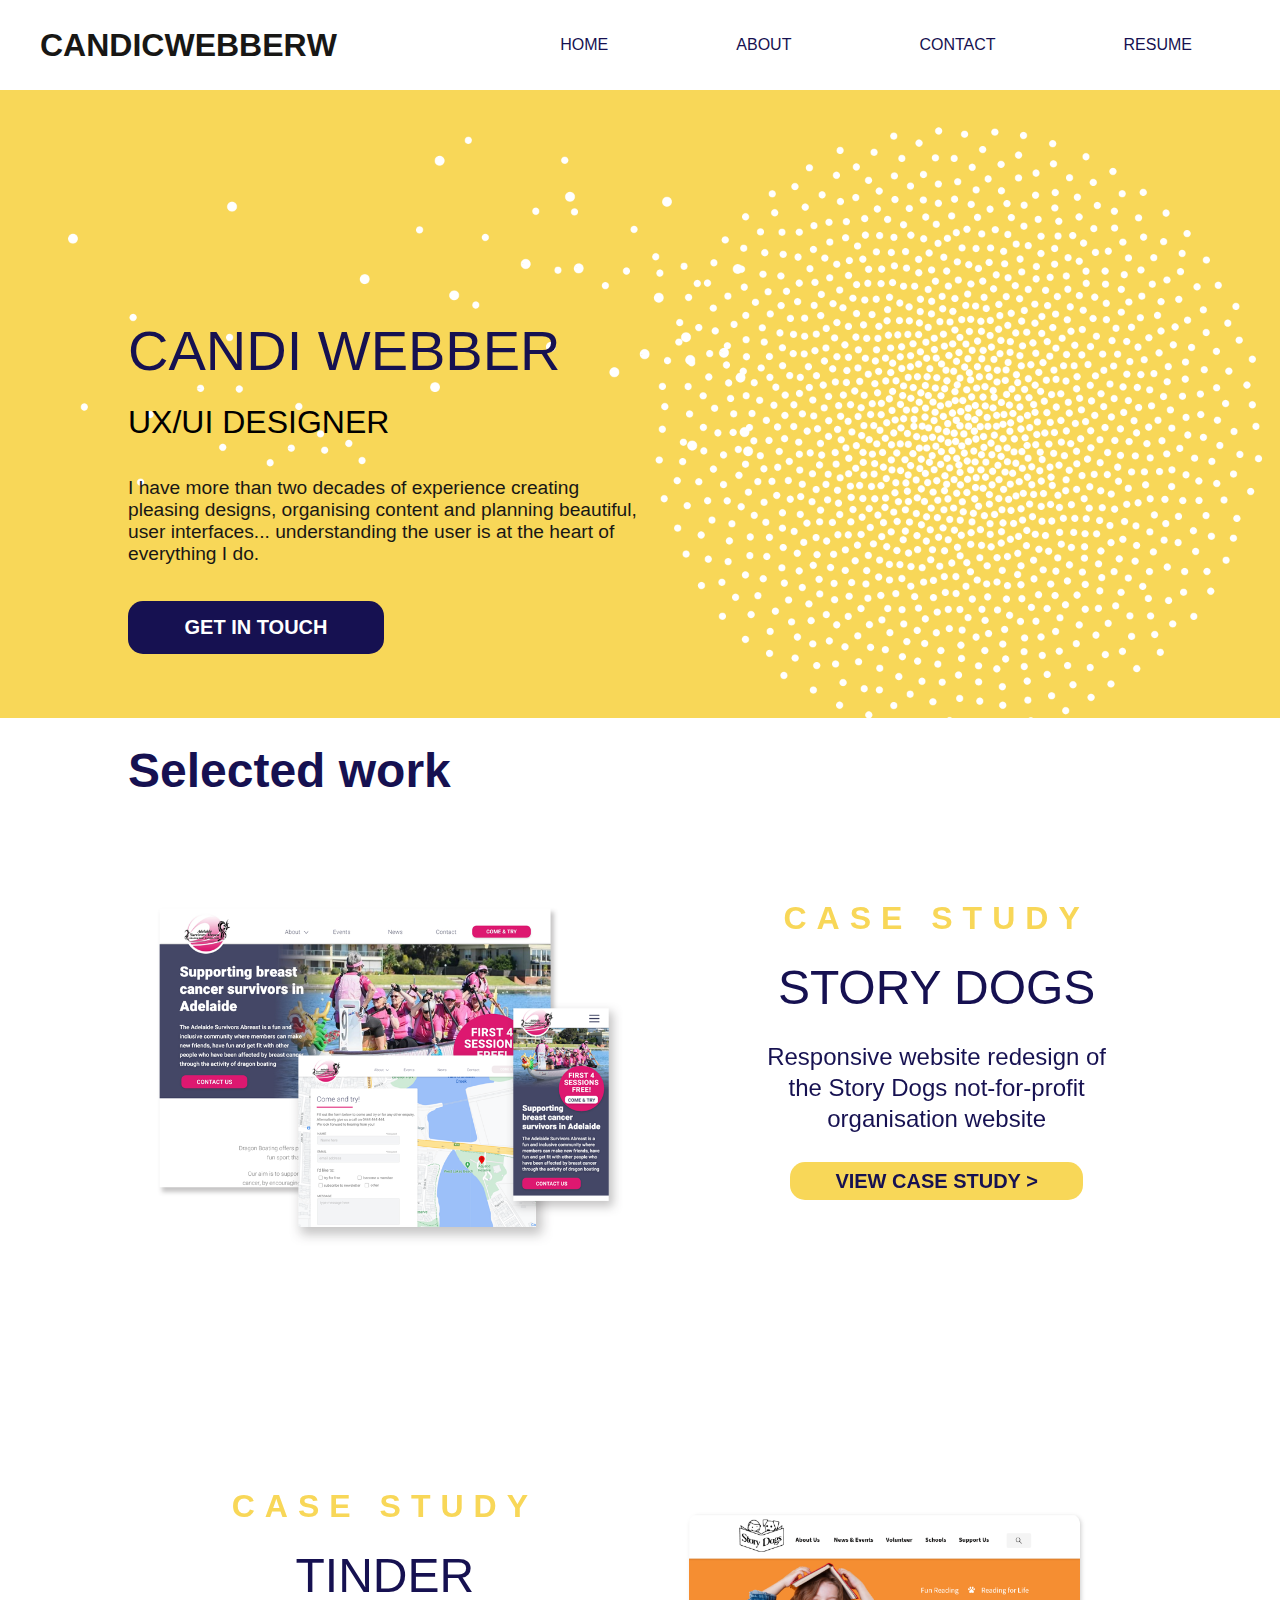
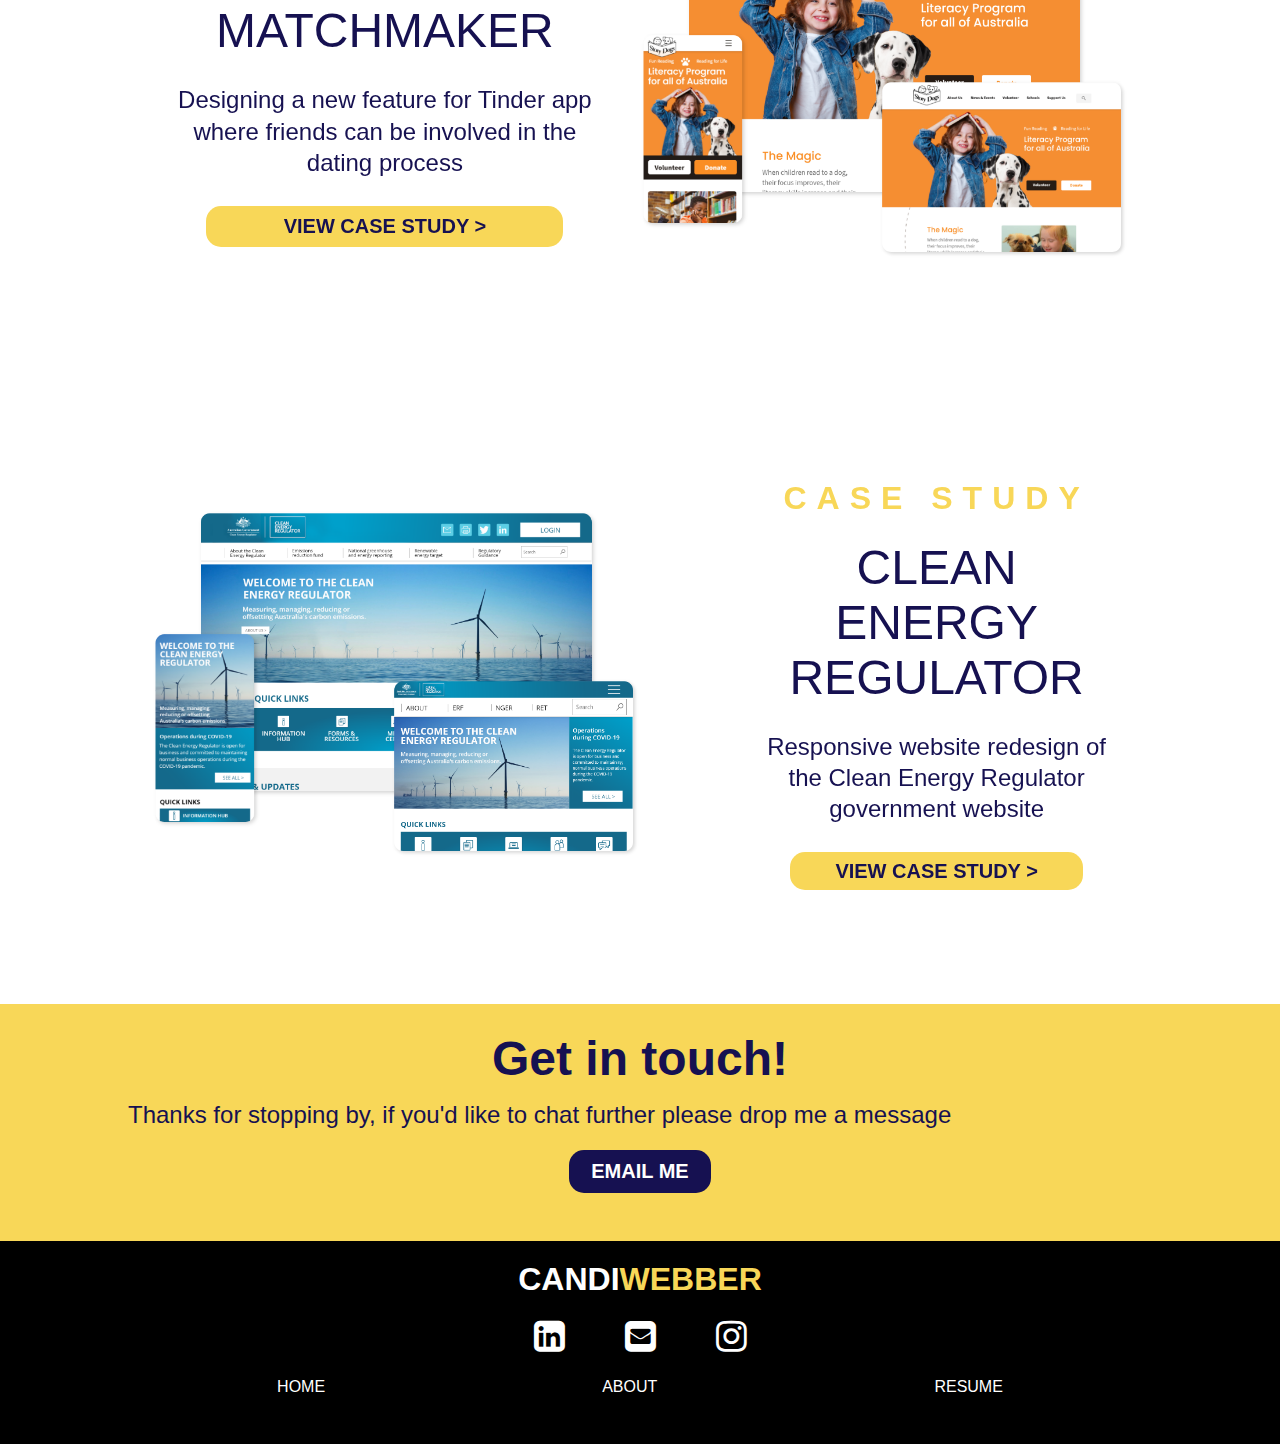
<file: Index.html>
<!DOCTYPE html>
<html lang="en">
<head>
    <meta charset="UTF-8">
    <meta http-equiv="X-UA-Compatible" content="IE=edge">
    <meta name="viewport" content="width=device-width, initial-scale=1.0">
    <title>CandiWebberDesign</title>
    <link href="CSS/style.css" rel="stylesheet" type="text/css">
    <link href="https://fonts.googleapis.com/css2?family=Open+Sans&amp;family=Playfair+Display&amp;display=swap" rel="stylesheet">
    <link rel="stylesheet" href="https://cdnjs.cloudflare.com/ajax/libs/font-awesome/4.7.0/css/font-awesome.min.css">
    <script async src="https://www.googletagmanager.com/gtag/js?id=G-MX0LTW5QCW"></script>
<script>
  window.dataLayer = window.dataLayer || [];
  function gtag(){dataLayer.push(arguments);}
  gtag('js', new Date());

  gtag('config', 'G-MX0LTW5QCW');
</script>
</head>
<body>

    <!-- Nav bar -->
    <nav class="flexbox">
        <div class="topnav">
        <div class="logo">
            <!-- <a href="#home" class="active h3 toplogoC">CANDI</a> -->
            <h3 class="toplogoC">CANDI</h3>
            <h3 class="logo-mobileC">C</h3>
            <h3 class="toplogoW">WEBBER </h3>
            <h3 class="logo-mobileW">W</h3>
        </div>

   
        <div id="myLinks" class="button-container">
            <div a href="index.html" class="button-nav">HOME</div>
            <div a href="about.html" class="button-nav">ABOUT</div>
            <div a href="contact.html" class="button-nav">CONTACT</div>
            <div a href="#" class="button-nav">RESUME</div>
            
            <div class="burger">
            <a href="javascript:void(0);" class="icon" onclick="myFunction()">
                <img id="burger" src="./images/icon_ burger.png">    </a>
            <div class="closer">
                <a href="#;" class="icon" onclick=myFunction()><img src="./images/icon_x.png"></a>
                </div>
</div>
</div>
<div id="mobLinks" class="mobile-nav" style="display: none;">
    <div a href="index.html" class="button-nav">HOME</div>
    <div a href="about.html" class="button-nav">ABOUT</div>
    <div a href="contact.html" class="button-nav">CONTACT</div>
    <div a href="#" class="button-nav">RESUME</div>
</div>
        <!-- <i class="fa fa-bars" style="font-size:24px" id="burger-menu"></i>     -->

</nav>

<!-- Header section -->
<section class= "hero-section main-grid"> 
    <h1 class="header-title">CANDI WEBBER</h1>
    <h2 class="header-subhead">UX/UI DESIGNER</h2>
    <h3 class="header-standfirst">I have more than two decades of experience creating pleasing designs, organising content and planning beautiful, user interfaces... 
        understanding the user is at the heart of everything I do.</h3>

    <button class="h5 primary-button header-button"> GET IN TOUCH </button>
   
   
</section>

<div>
    <h4 class ="section-head">Selected work</h4>
</div>

<!-- case studies -->
<section class="work">
 <!-- Card1 start -->
  
 <div class="main-grid cs-box1">
    <div class="CS-pic1"></div>
    <div class="CS-right">
        <div class="content">
            <!-- <span class="grid-space"></span> -->
            <h5 class="cs-tag">CASE STUDY</h5>
            <h1 class="cs-head"> STORY DOGS</h1>
             <p>Responsive website redesign of the Story Dogs not-for-profit organisation website</p>
         </div>
            <button class="secondary-button cs-btn">VIEW CASE STUDY ></button>
    </div>
</div>

<!-- Card1 End --> 

<!-- Card2 Start -->
<div class="main-grid cs-box2">
    <div class="CS-pic2"></div>
    <div class="CS-left">
        <div class="content">
            <h5 class="cs-tag">CASE STUDY</h5>
            <h1 class="cs-head"> TINDER MATCHMAKER</h1>
             <p>Designing a new feature for Tinder app where friends can be involved in the dating process</p>
         </div>
            <button class="secondary-button cs-btn">VIEW CASE STUDY ></button>
    </div>
</div>
<!-- Card2 End -->

<!-- Card3 Start -->
<div class="main-grid cs-box3">
    <div class="CS-pic3"></div>
    <div class="CS-right">
        <div class="content">
            <h5 class="cs-tag">CASE STUDY</h5>
            <h1 class="cs-head"> CLEAN ENERGY REGULATOR</h1>
             <p>Responsive website redesign of the Clean Energy Regulator government website</p>
         </div>
            <button class="secondary-button cs-btn">VIEW CASE STUDY ></button>
    </div>
</div>
</section>
<!-- CARD 3 End -->

<!-- Contact info -->
<section>
    <div class="contact-container">
        <div class="contact">
            <h4 class="contact">Get in touch!</h4>
        </div>
        <div class="contact-body">
            <p>Thanks for stopping by, if you'd like to chat further please drop me a message</p>
        </div>
        <div class="contact-button">
            <button class="h5 primary-button"> EMAIL ME </button>
        </div>
    </div>

</section>

<footer>
    <div class="logo">
            <h3 class="footlogoC">CANDI</h3>
            <!-- <h3 class="logo-mobileC">C</h3> -->
            <h3 class="footlogoW">WEBBER </h3>
            <!-- <h3 class="logo-mobileW">W</h3> -->
    </div>
    <div class="footer-icons">
        <a href="#"><i class="fa fa-linkedin-square icon1" style="font-size:36px; color: white"></i></a>
 
        <a href="#"><i class="fa fa-envelope-square icon1" style="font-size:36px; color: white"></i></a>
  
        <a href="#"><i class="fa fa-instagram footer-instagram icon1"  style="font-size:36px; color: white" ></i></a>
  </div>
  </div>
    <div class="links">
        <a href="index.html" class="link">HOME</a>
        <a href="about.html" class="link">ABOUT</a>
        <da href="#" class="link">RESUME</a>
    </div>
</footer>

  </div>
</body>

  <script src="https://ajax.googleapis.com/ajax/libs/jquery/3.4.1/jquery.min.js"></script>
  <script src="JS/index.js"></script>
 

</html>
</file>
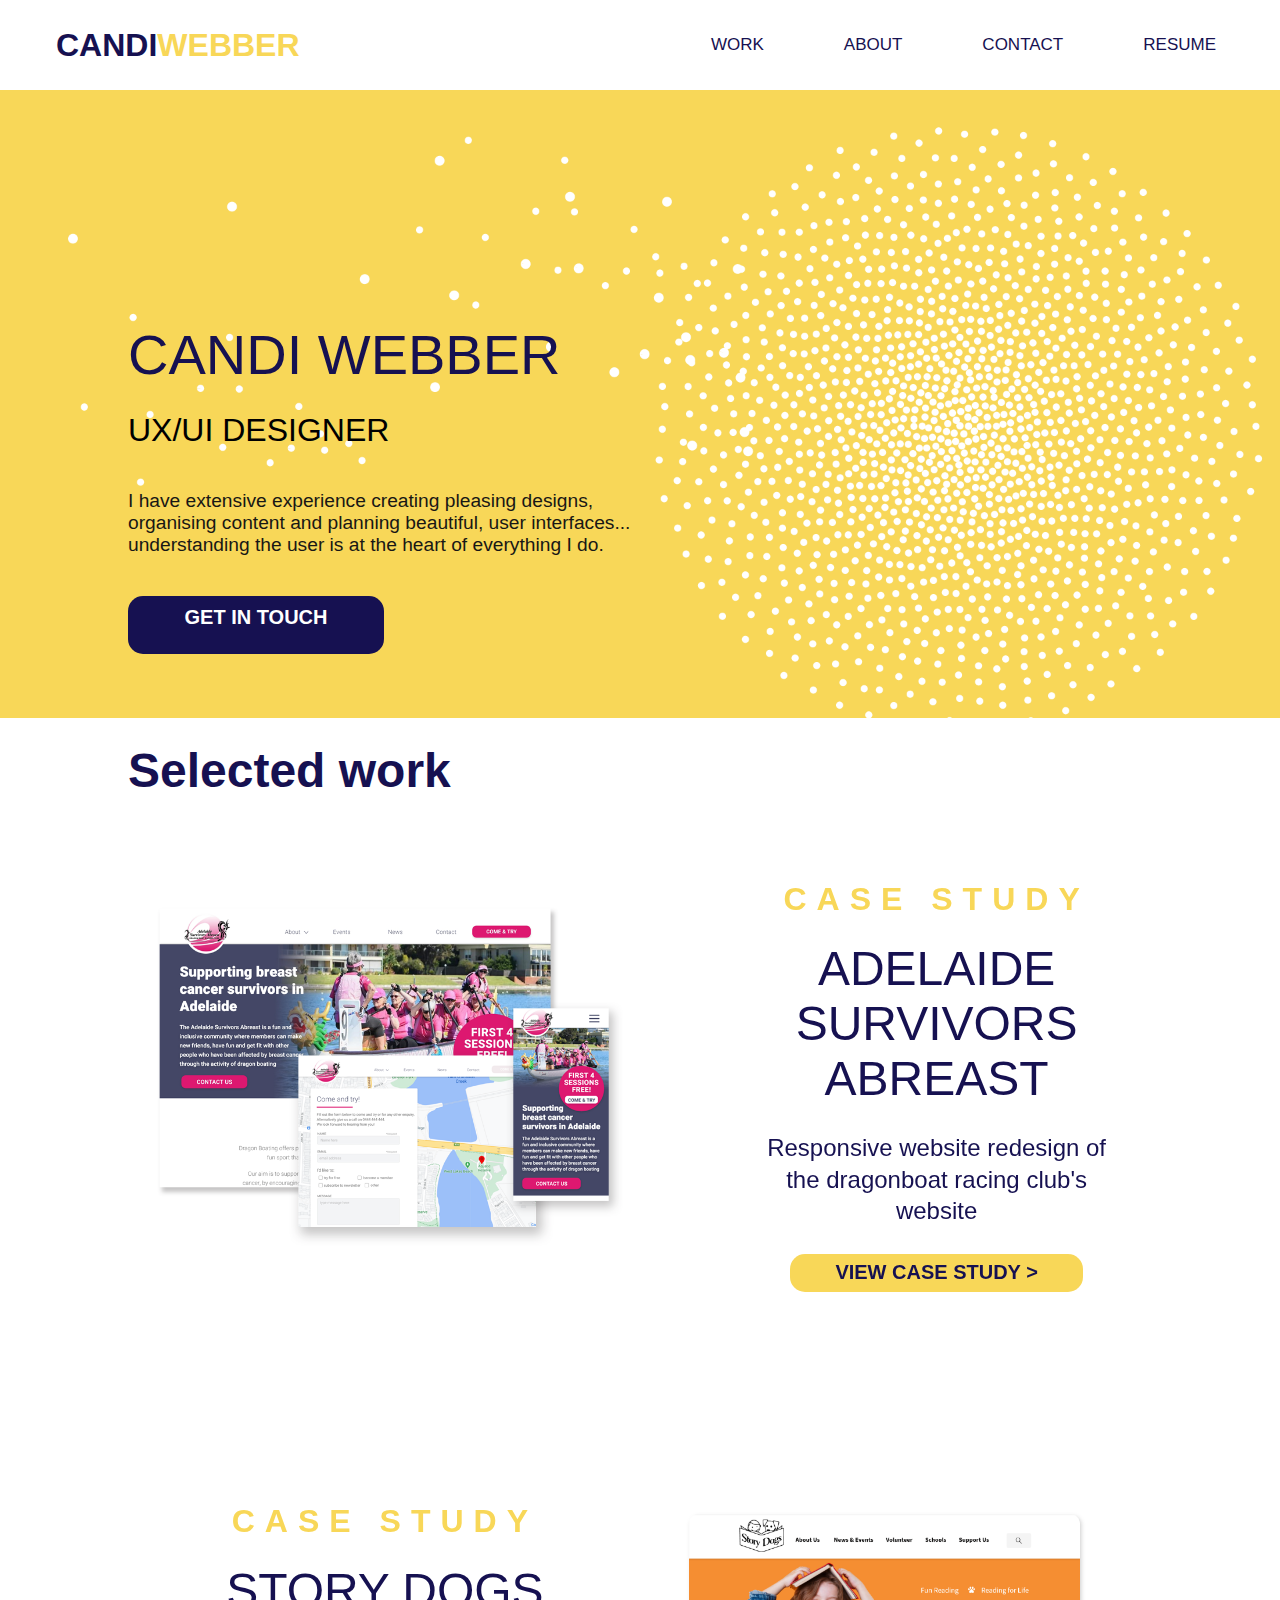
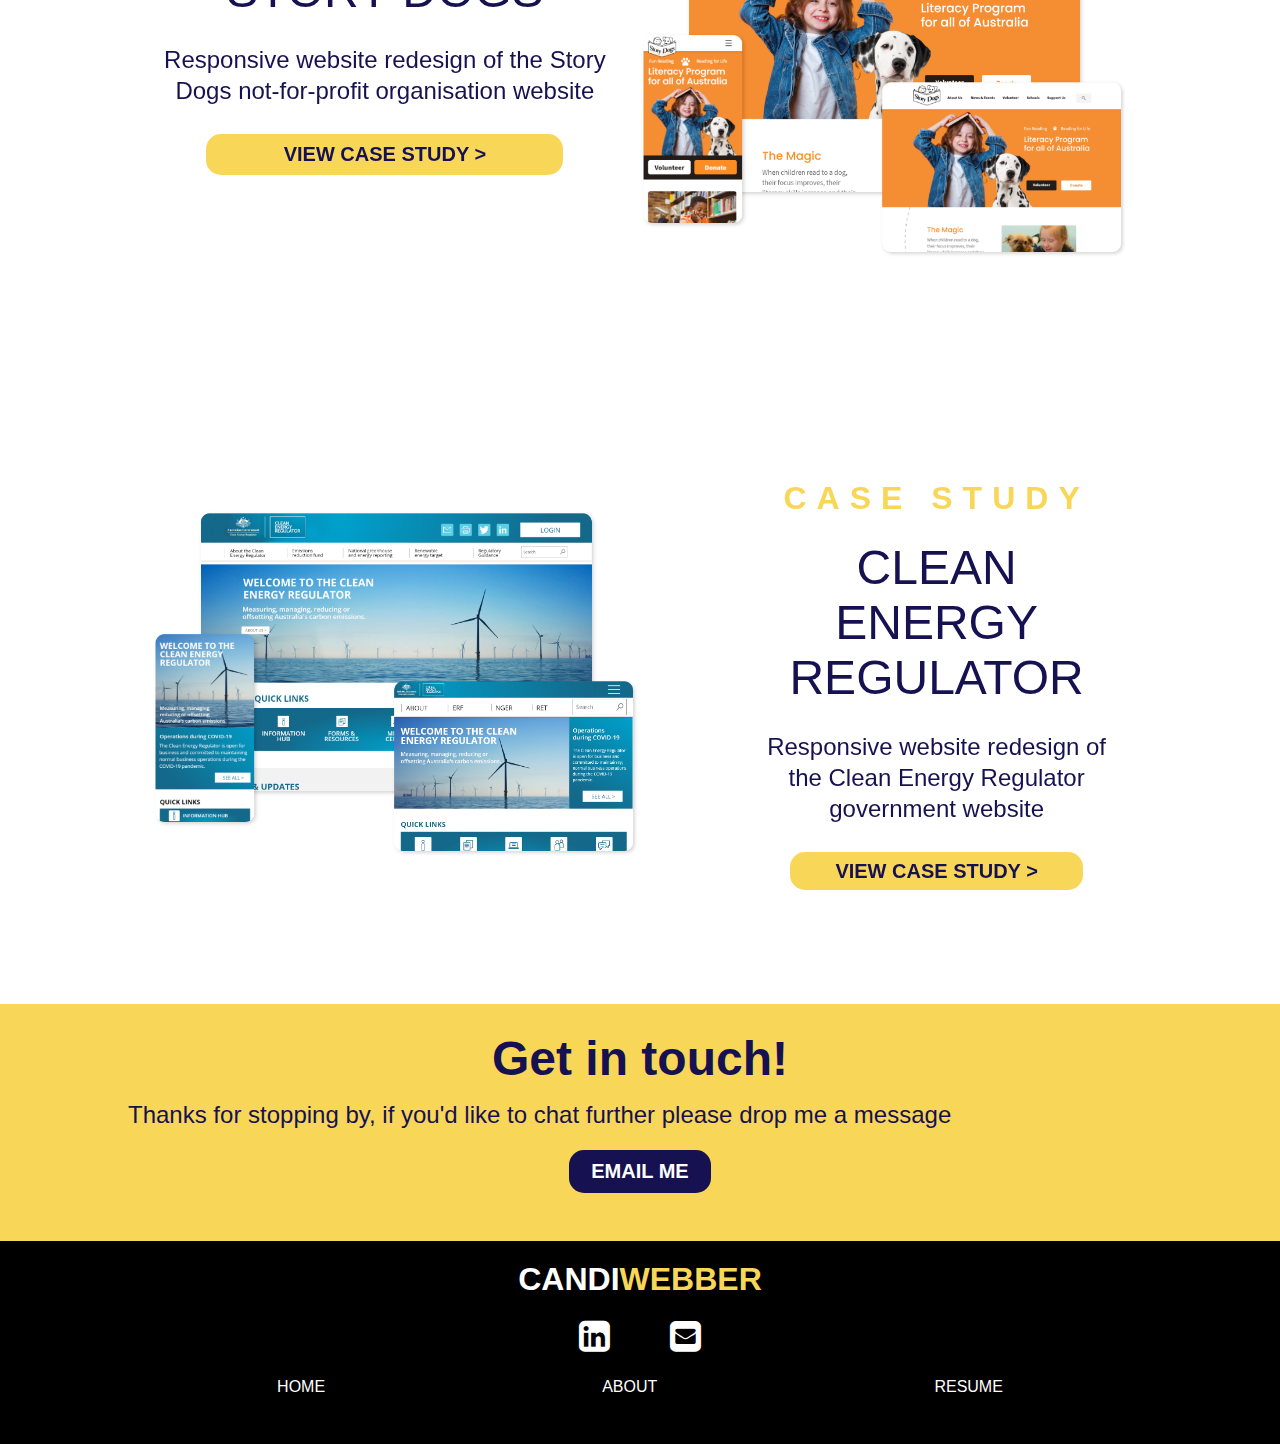
<file: index.html>
<!DOCTYPE html>
<html lang="en">
<head>
    <meta charset="UTF-8">
    <meta http-equiv="X-UA-Compatible" content="IE=edge">
    <meta name="viewport" content="width=device-width, initial-scale=1.0">
    <title>CandiWebberDesign</title>
    <link href="CSS/style.css" rel="stylesheet" type="text/css">
    <link href="https://fonts.googleapis.com/css2?family=Open+Sans&amp;family=Playfair+Display&amp;display=swap" rel="stylesheet">
    <link rel="stylesheet" href="https://cdnjs.cloudflare.com/ajax/libs/font-awesome/4.7.0/css/font-awesome.min.css">
    <link href="https://fonts.googleapis.com/css2?family=Lato:ital,wght@0,400;1,900&display=swap" rel="stylesheet">    <script async src="https://www.googletagmanager.com/gtag/js?id=G-MX0LTW5QCW"></script>
<script>
  window.dataLayer = window.dataLayer || [];
  function gtag(){dataLayer.push(arguments);}
  gtag('js', new Date());

  gtag('config', 'G-MX0LTW5QCW');
</script>
</head>
<body>
<a href="#" class="back-to-top">^</a>
    <!-- Nav bar -->
    <nav class="flexbox" id="flexNav">
        <div class="topnav">
        <div class="logo">
            <!-- <a href="#home" class="active h3 toplogoC">CANDI</a> -->
            <a href="index.html">
            <h3 class="toplogo">CANDI<span class="logovariant">WEBBER</span></h3></a>
            <h3 class="logo-mobile">C<span class="logovariant">W</span></h3>
        </div>

   
        <div id="myLinks" class="button-container">
            <a href="#case-studies" class="button-nav">WORK</a>
            <a href="about.html" class="button-nav">ABOUT</a>
            <a href="contact.html" class="button-nav">CONTACT</a>
            <a href="./images/CW_210111_Resume.pdf"class="button-nav" target="_blank">RESUME</a>
            
            <div class="burger">
            <a href="javascript:void(0);" class="icon" onclick="myFunction()">
                <img id="burger" src="./images/icon_ burger.png">    </a>
            <!-- <div class="closer">
                <a href="#;" class="icon" onclick=myFunction()><img src="./images/icon_x.png"></a>
                </div> -->
</div>
</div>
<div id="mobLinks" class="mobile-nav" style="display: none;">
    <a href="index.html" class="active button-navM">HOME</a>
    <a href="#case-studies" class="button-navM">WORK</a>
    <a href="about.html" class="button-navM">ABOUT</a>
    <a href="contact.html" class="button-navM">CONTACT</a>
    <a a href="./images/CW_210111_Resume.pdf" target="_blank" class="button-navM">RESUME</a>
</div>
        <!-- <i class="fa fa-bars" style="font-size:24p x" id="burger-menu"></i>     -->

</nav>

<!-- Header section -->
<section class= "hero-section main-grid"> 
    <h1 class="header-title">CANDI WEBBER</h1>
    <h2 class="header-subhead">UX/UI DESIGNER</h2>
    <h3 class="header-standfirst">I have extensive experience creating pleasing designs, organising content and planning beautiful, user interfaces... 
        understanding the user is at the heart of everything I do.</h3>
    <a href="mailto:candilola01@gmail.com" class="h5 primary-button header-button">GET IN TOUCH</a>
   
</section> 

<div>
    <h4 class ="section-head">Selected work</h4>
</div>

<!-- case studies -->
<section class="work" id="case-studies">

<!-- Card Start -->
<div class="main-grid cs-box1">
    <div class="CS-pic1">
        <a href="./casestudy1.html"></a>
    </div>
    <div class="CS-right">
        <div class="content">
            <h5 class="cs-tag">CASE STUDY</h5>
            <h1 class="cs-head"> ADELAIDE SURVIVORS ABREAST</h1>
             <p>Responsive website redesign of the dragonboat racing club's website</p>
         </div>
         <a href="./casestudy1.html"  class="secondary-button cs-btn">VIEW CASE STUDY ></a>
        </div>
</div>
<!-- Card1 End -->


 <!-- Card2 start -->
  
 <div class="main-grid cs-box2">
    <div class="CS-pic2">
        <a href="./casestudy2.html"></a>
    </div>
    <div class="CS-left">
        <div class="content">
            <!-- <span class="grid-space"></span> -->
            <h5 class="cs-tag">CASE STUDY</h5>
            <h1 class="cs-head"> STORY DOGS</h1>
             <p>Responsive website redesign of the Story Dogs not-for-profit organisation website</p>
            </div>
            <a href="./casestudy2.html"  class="secondary-button cs-btn">VIEW CASE STUDY ></a>
        </div>
</div>

<!-- Card2 End --> 

<!-- Card3 Start -->
<div class="main-grid cs-box3">
    <div class="CS-pic3"></div>
    <div class="CS-right">
        <div class="content">
            <h5 class="cs-tag">CASE STUDY</h5>
            <h1 class="cs-head"> CLEAN ENERGY REGULATOR</h1>
             <p>Responsive website redesign of the Clean Energy Regulator government website</p>
         </div>
         <a href="./casestudy3.html"  class="secondary-button cs-btn">VIEW CASE STUDY ></a>
        </div>
</div>
</section>
<!-- CARD 3 End -->

<!-- Contact info -->
<section>
    <div class="contact-container">
        <div class="contact">
            <h4 class="contact">Get in touch!</h4>
        </div>
        <div class="contact-body">
            <p>Thanks for stopping by, if you'd like to chat further please drop me a message</p>
        </div>
        <div class="contact-button">
            <a href="mailto:candilola01@gmail.com" class="h5 primary-button">EMAIL ME</a>
            
        </div>
    </div>

</section>

<footer>
    <div class="logo">
            <h3 class="footlogoC">CANDI</h3>
            <!-- <h3 class="logo-mobileC">C</h3> -->
            <h3 class="footlogoW">WEBBER </h3>
            <!-- <h3 class="logo-mobileW">W</h3> -->
    </div>
    <div class="footer-icons">
        <a href="https://www.linkedin.com/in/candi-webber-1743637b"><i class="fa fa-linkedin-square icon1" style="font-size:36px; color: white"></i></a>
 
        <a href="mailto:candilola01@gmail.com"><i class="fa fa-envelope-square icon1" style="font-size:36px; color: white"></i></a>
  
        <!-- <a href="#"><i class="fa fa-instagram footer-instagram icon1"  style="font-size:36px; color: white" ></i></a> -->
  </div>
  </div>
    <div class="links">
        <a href="index.html" class="link">HOME</a>
        <a href="about.html" class="link">ABOUT</a>
        <da href="./images/CW_210111_Resume.pdf" target="_blank" class="link">RESUME</a>
    </div>
</footer>

  </div>
</body>

  <script src="https://ajax.googleapis.com/ajax/libs/jquery/3.4.1/jquery.min.js"></script>
  <script src="JS/index.js"></script>
 

</html>
</file>
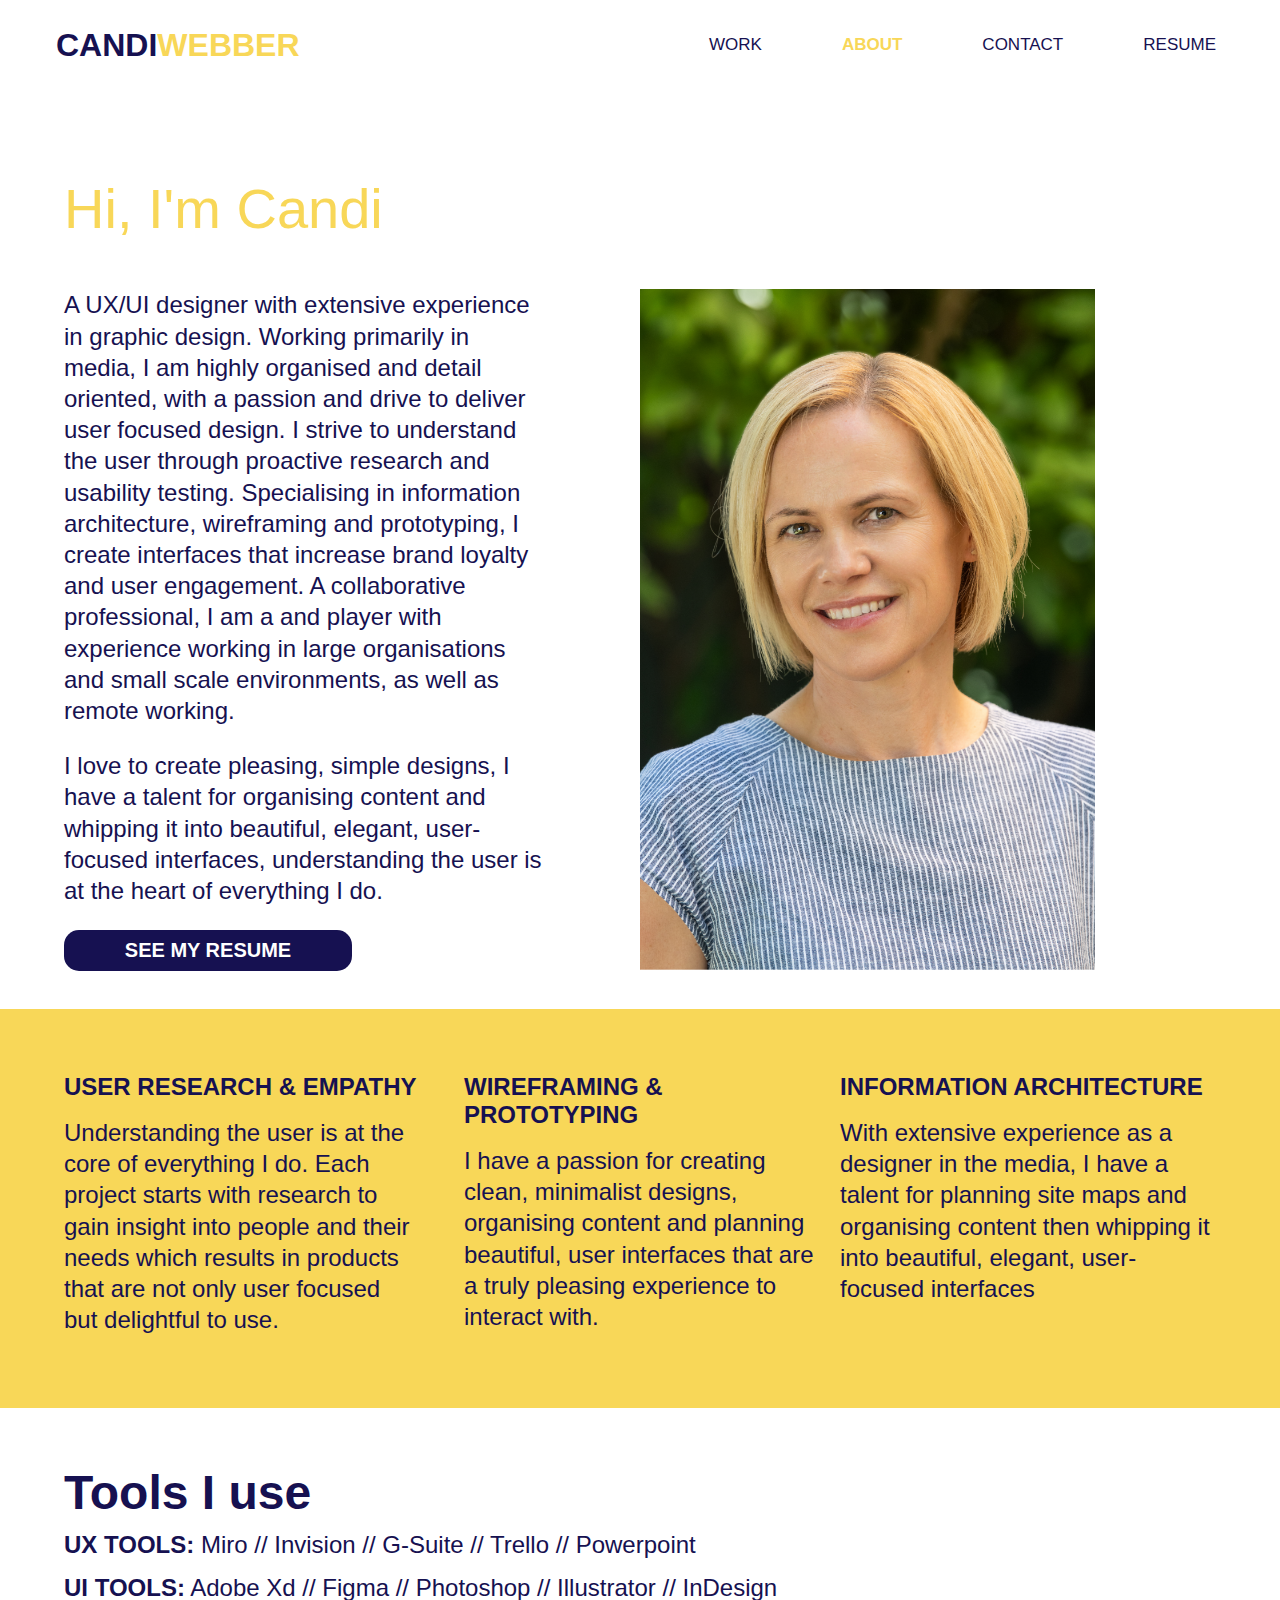
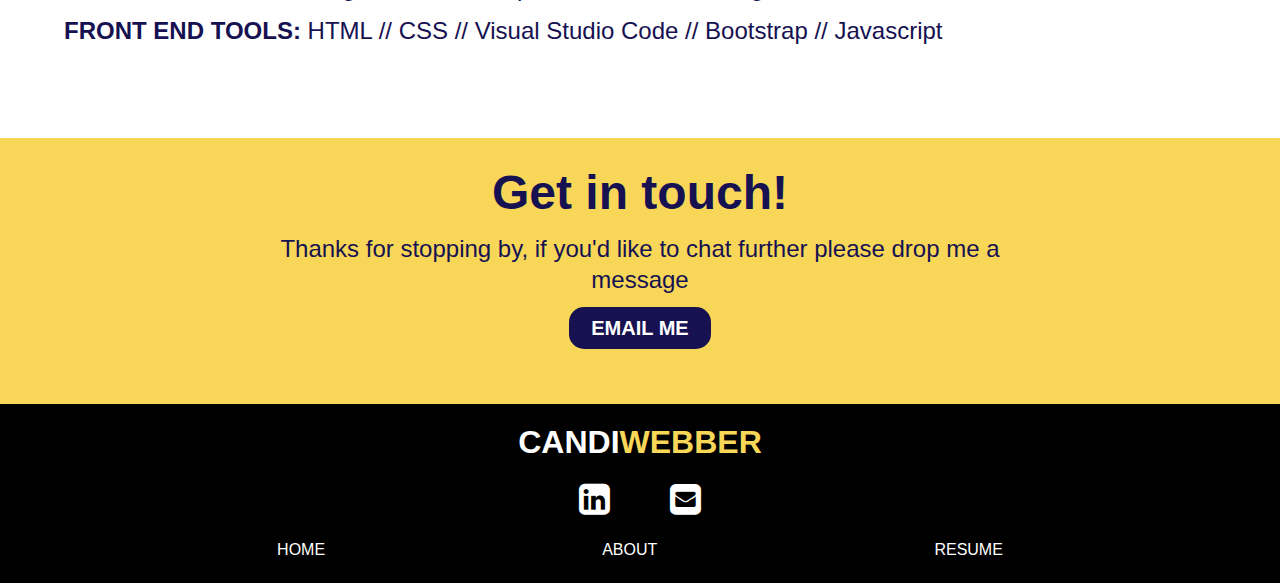
<file: about.html>
<!DOCTYPE html>
<html lang="en">
<head>
    <meta charset="UTF-8">
    <meta http-equiv="X-UA-Compatible" content="IE=edge">
    <meta name="viewport" content="width=device-width, initial-scale=1.0">
    <title>CandiWebberDesign</title>
    <link href="CSS/about.css" rel="stylesheet" type="text/css">
    <link href="https://fonts.googleapis.com/css2?family=Open+Sans&amp;family=Playfair+Display&amp;display=swap" rel="stylesheet">
    <link rel="stylesheet" href="https://cdnjs.cloudflare.com/ajax/libs/font-awesome/4.7.0/css/font-awesome.min.css">
    <link href="https://fonts.googleapis.com/css2?family=Lato:ital,wght@0,400;1,900&display=swap" rel="stylesheet">    <script async src="https://www.googletagmanager.com/gtag/js?id=G-MX0LTW5QCW"></script>
    <script async src="https://www.googletagmanager.com/gtag/js?id=G-MX0LTW5QCW"></script>
<script>
  window.dataLayer = window.dataLayer || [];
  function gtag(){dataLayer.push(arguments);}
  gtag('js', new Date());

  gtag('config', 'G-MX0LTW5QCW');
</script>
</head>
<body>

    <a href="#" class="back-to-top">^</a>
    <!-- Nav bar -->
    <nav class="flexbox" id="flexNav">
        <div class="topnav">
        <div class="logo">
            <!-- <a href="#home" class="active h3 toplogoC">CANDI</a> -->
            <a href="index.html">
            <h3 class="toplogo">CANDI<span class="logovariant">WEBBER</span></h3></a>
        
                <h3 class="logo-mobile">C<span class="logovariant">W</span></h3>
        </div>

   
        <div id="myLinks" class="button-container">
            <a href="index.html #case-studies" class="button-nav">WORK</a>
            <a href="about.html" class="active button-nav">ABOUT</a>
            <a href="contact.html" class="button-nav">CONTACT</a>
            <a href="./images/CW_210111_Resume.pdf" target="_blank" class="button-nav">RESUME</a>
            
            <div class="burger">
            <a href="javascript:void(0);" class="icon" onclick="myFunction()">
                <img id="burger" src="./images/icon_ burger.png">    </a>
            <!-- <div class="closer">
                <a href="#;" class="icon" onclick=myFunction()><img src="./images/icon_x.png"></a>
                </div> -->
</div>
</div>
<div id="mobLinks" class="mobile-nav" style="display: none;">
    <a href="index.html" class="button-navM">HOME</a>
    <a href="index.html #case-studies" class="button-navM">WORK</a>
    <a href="about.html" class="active button-navM">ABOUT</a>
    <a href="contact.html" class="button-navM">CONTACT</a>
    <a a href="./images/CW_210111_Resume.pdf" target="_blank" class="button-navM">RESUME</a>
</div>
        <!-- <i class="fa fa-bars" style="font-size:24px" id="burger-menu"></i>     -->

</nav>


<!-- main section -->
<section>  
    <div class="main-grid about-container">
    <h1 class="aboutHead">Hi, I'm Candi</h1>
    <p class="par-1">A UX/UI designer with extensive experience in graphic design. Working primarily in media, I am highly organised and detail oriented, with a passion and drive to deliver user focused design. I strive to understand the user through proactive research and usability testing. Specialising in information architecture, wireframing and prototyping, I create interfaces that increase brand loyalty and user engagement. A collaborative professional, I am a and player with experience working in large organisations and small scale environments, as well as remote working.  
    </p>
    <p class="par-2">
        I love to create pleasing, simple designs, I have a talent for organising content and whipping it into beautiful, elegant, user-focused interfaces, understanding the user is at the heart of everything I do. 
    </p>
    <div class="CWphoto"></div>
    
    <a href="./images/CW_210111_Resume.pdf"  class="h5 primary-button header-button">SEE MY RESUME</a>

</div>
</section>  

<section>
        <div class="panel-grid skills-container">
            <div class="skills1">
                <h3 class="subhead">USER RESEARCH & EMPATHY</h3> 
                <p class="skills1p">Understanding the user is at the core of everything I do. Each project starts with research to gain insight into people and their needs which results in products that are not only user focused but delightful to use.</p>
            </div>
            <div class="skills2">
                <h3 class="subhead">WIREFRAMING & PROTOTYPING</h3>
                <p class="skills2p">I have a passion for creating clean, minimalist designs, organising content and planning beautiful, user interfaces that are a truly pleasing experience to interact with. 
                </p>
            </div>
            <div class="skills3">
                <h3 class="subhead">INFORMATION ARCHITECTURE
                </h3>
                <p class="skills3p">With extensive experience as a designer in the media, I have a talent for planning site maps and organising content then whipping it into beautiful, elegant, user-focused interfaces 
                </p>
            </div>

            </div>

</section>

<div class="tools"> 
    <div>
        <h4 class ="section-head">Tools I use</h4>
    </div>
    <p><span style="color: #161151" class="bold">UX TOOLS: </span>Miro  //  Invision  //  G-Suite  //  Trello  //  Powerpoint</p>
    <p><span style="color: #161151" class="bold">UI TOOLS:</span> Adobe Xd  //  Figma  //  Photoshop //  Illustrator  //  InDesign</p>
    <p><span style="color: #161151" class="bold">FRONT END TOOLS:</span> HTML  //  CSS  //  Visual Studio Code  //  Bootstrap  //  Javascript</p>


</div>

<section>
    <div class="contact-container">
        <div class="contact">
            <h4 class="contact">Get in touch!</h4>
        </div>
        <div class="contact-body">
            <p class="contact-body">Thanks for stopping by, if you'd like to chat further please drop me a message</p>
        </div>
        <div class="contact-button">
            <p><a href="mailto:candilola01@gmail.com" class="h5 primary-button">EMAIL ME</a></p>        </div>
    </div>

</section>


<footer>
    <div class="logo">
            <h3 class="footlogoC">CANDI</h3>
            <!-- <h3 class="logo-mobileC">C</h3> -->
            <h3 class="footlogoW">WEBBER </h3>
            <!-- <h3 class="logo-mobileW">W</h3> -->
    </div>
    <div class="footer-icons">
        <a href="https://www.linkedin.com/in/candi-webber-1743637b"><i class="fa fa-linkedin-square icon1" style="font-size:36px; color: white"></i></a>
 
        <a href="mailto:candilola01@gmail.com"><i class="fa fa-envelope-square icon1" style="font-size:36px; color: white"></i></a>
  
        <!-- <a href="#"><i class="fa fa-instagram footer-instagram icon1"  style="font-size:36px; color: white" ></i></a> -->
  </div>
  </div>
    <div class="links">
        <a href="index.html" class="link">HOME</a>
        <a href="about.html" class="link">ABOUT</a>
        <da href="./images/CW_210111_Resume.pdf" target="_blank" class="link">RESUME</a>
    </div>
</footer>

  </div>
</body>

  <script src="https://ajax.googleapis.com/ajax/libs/jquery/3.4.1/jquery.min.js"></script>
  <script src="JS/index.js"></script>
 

</html>
</file>
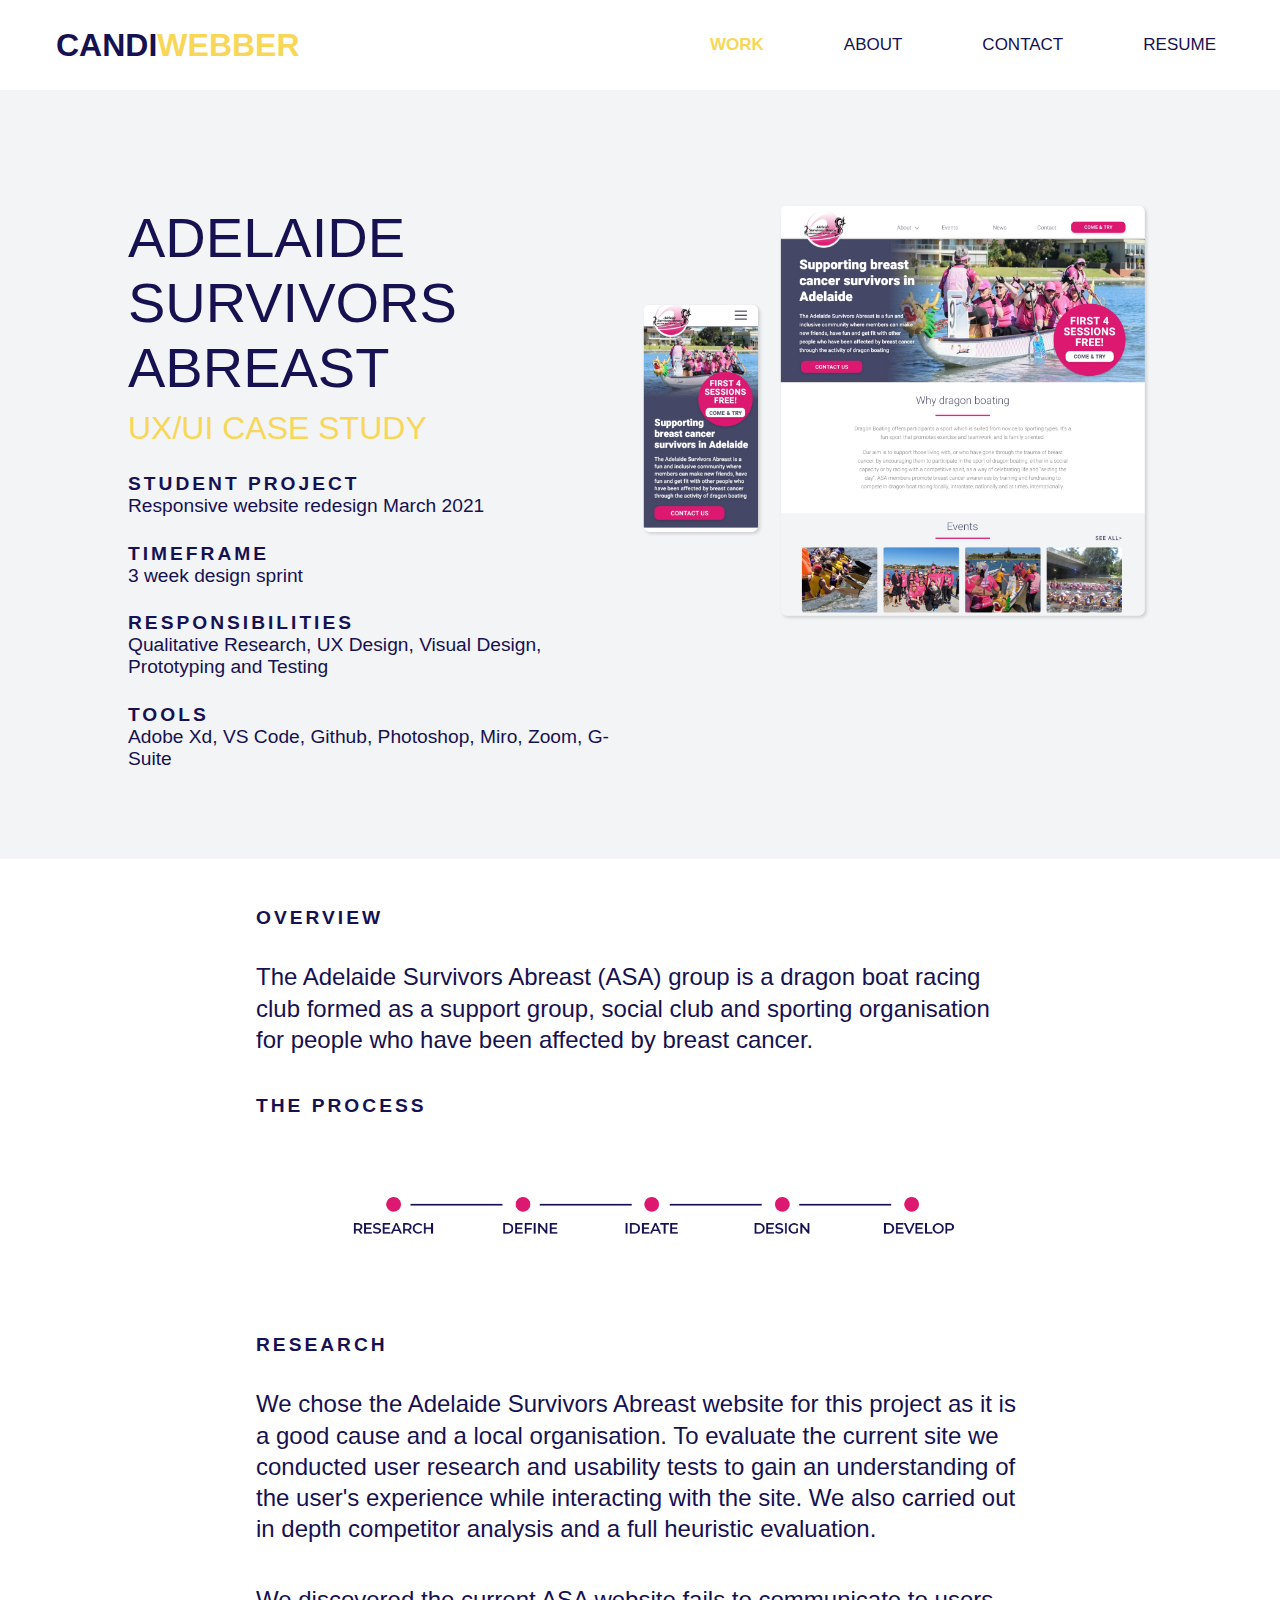
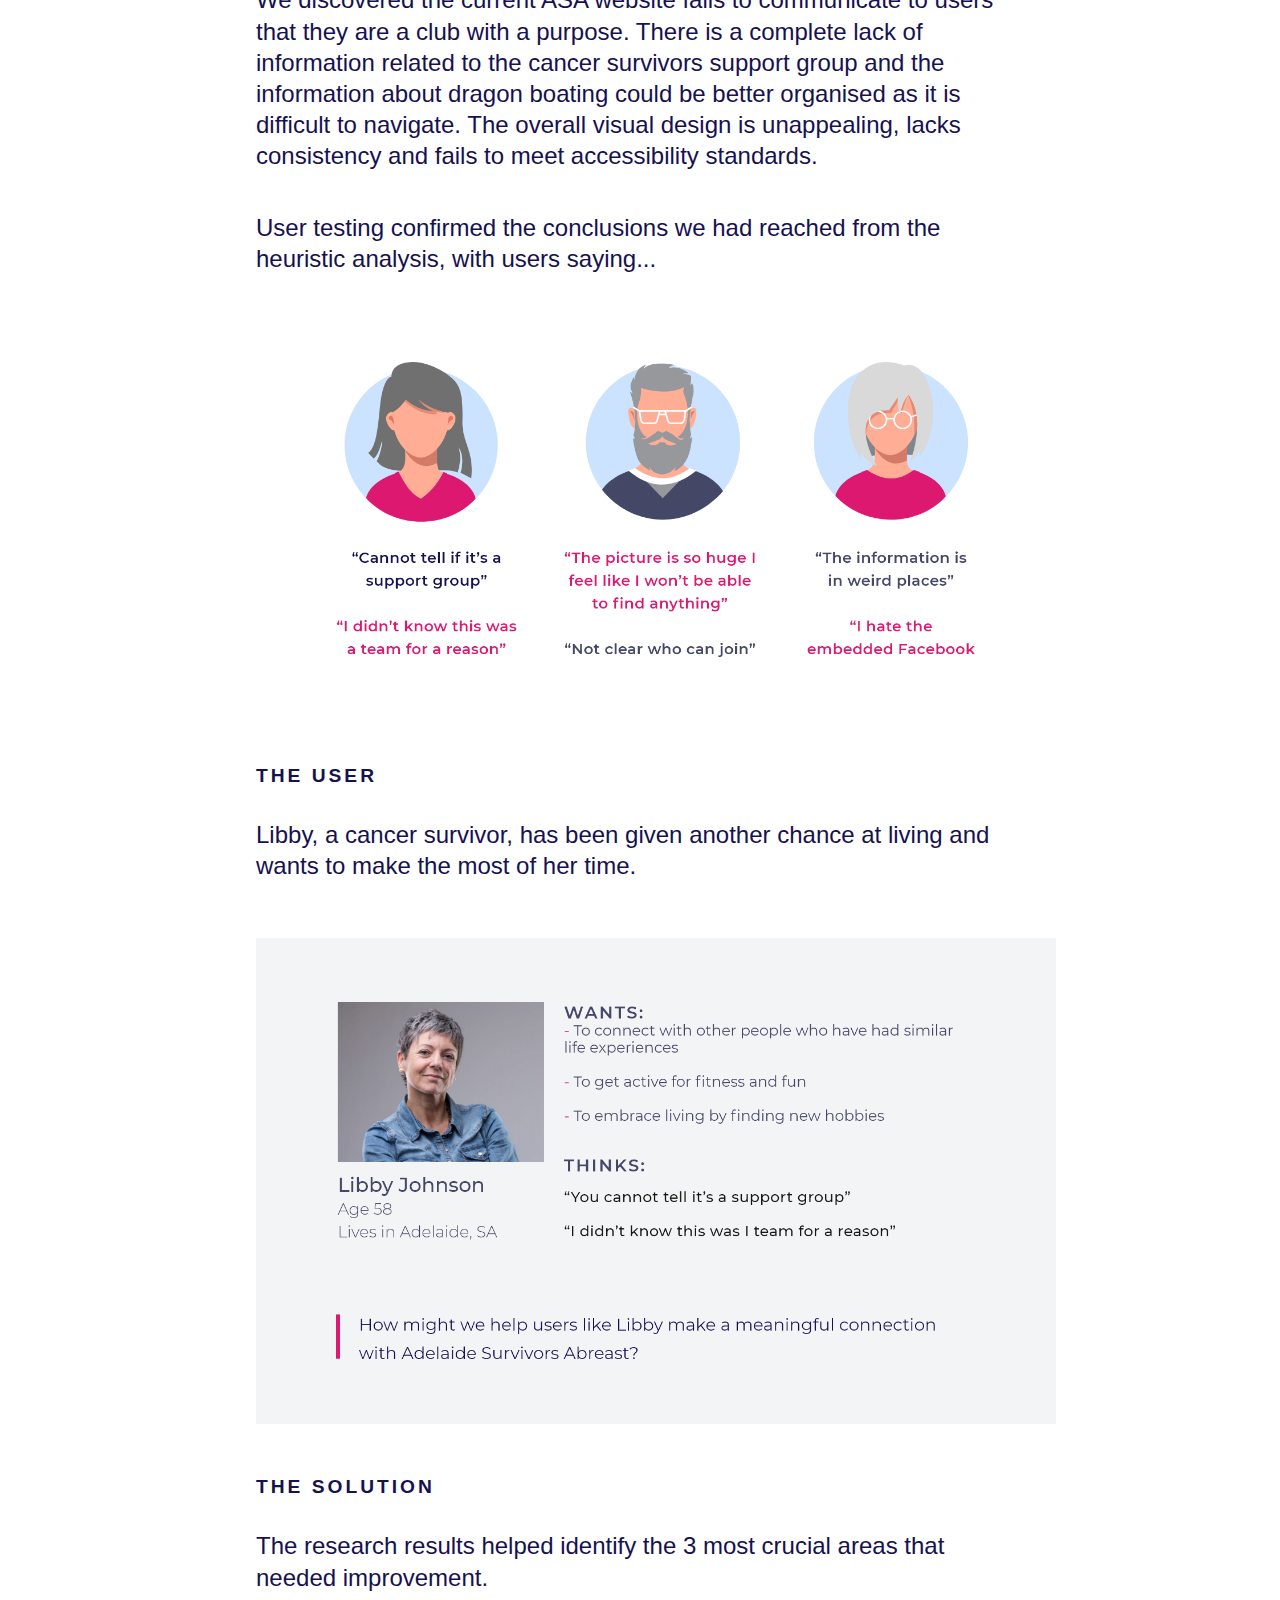
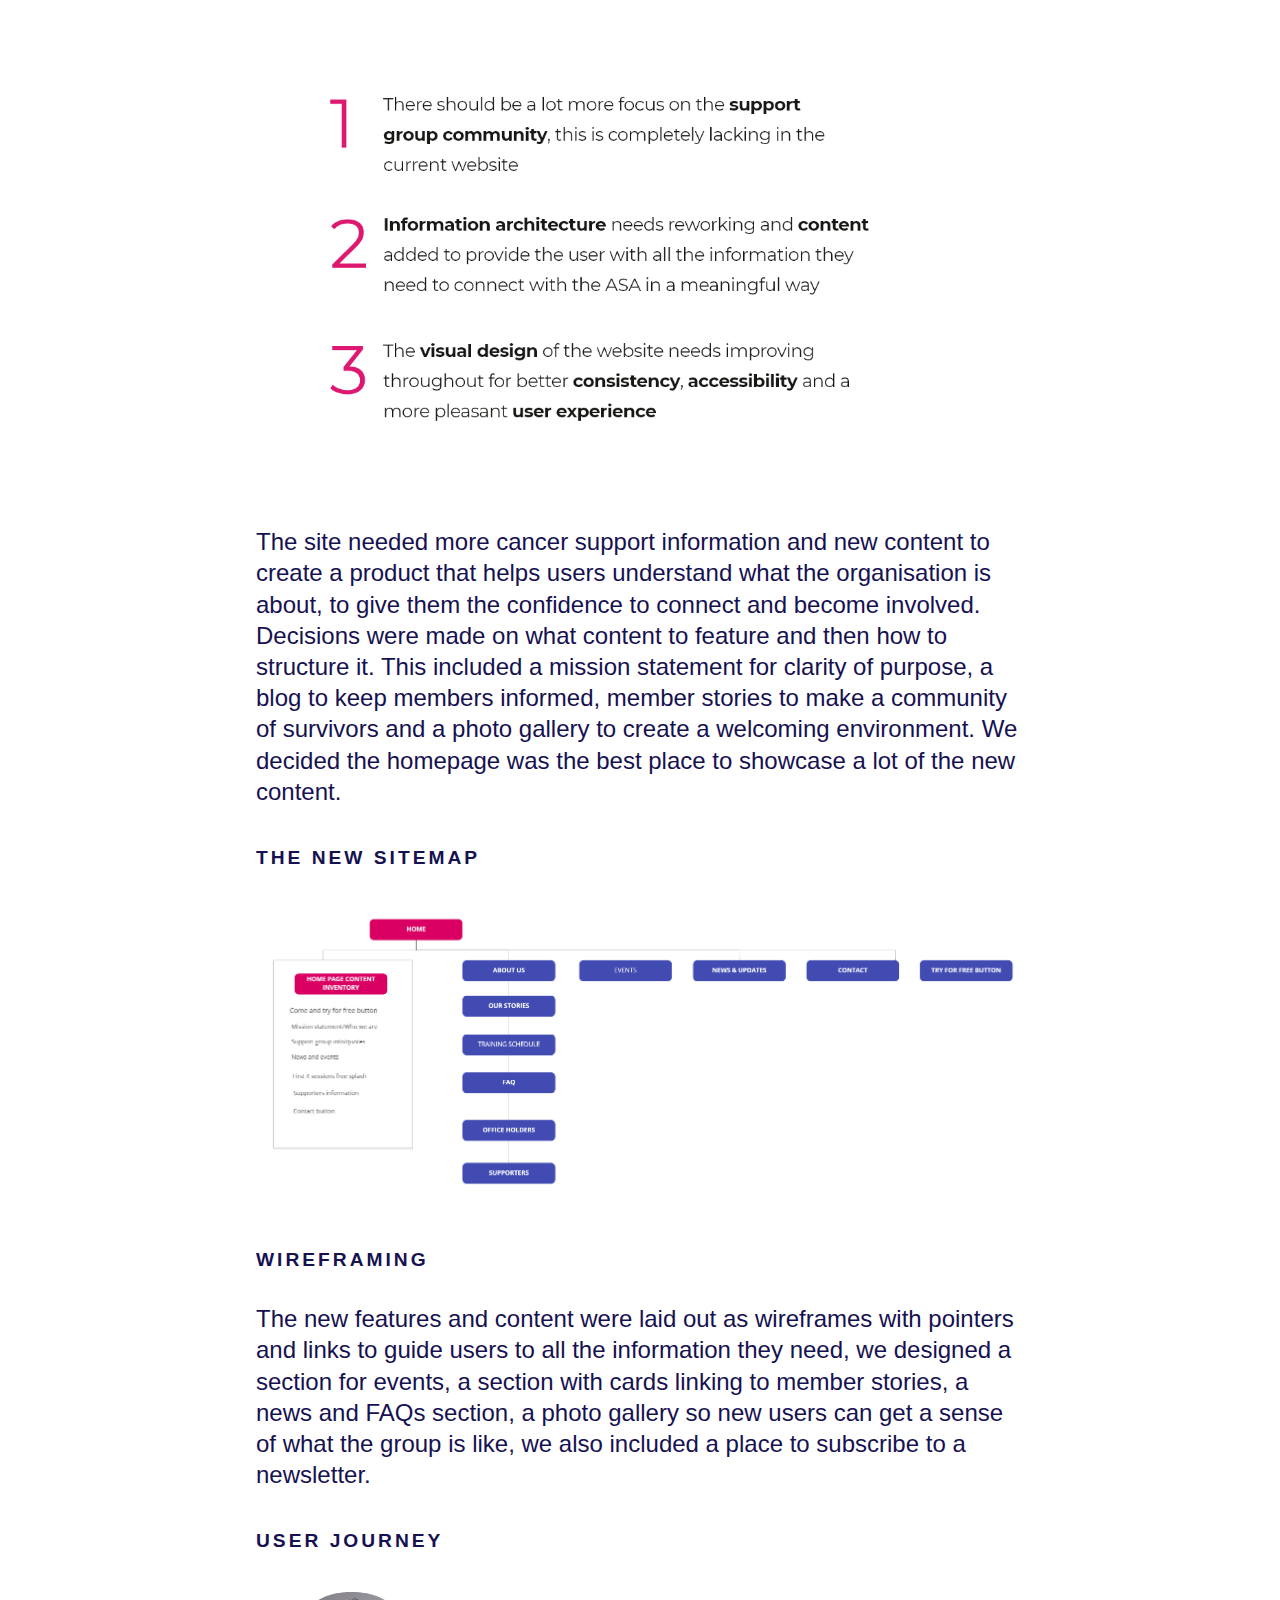
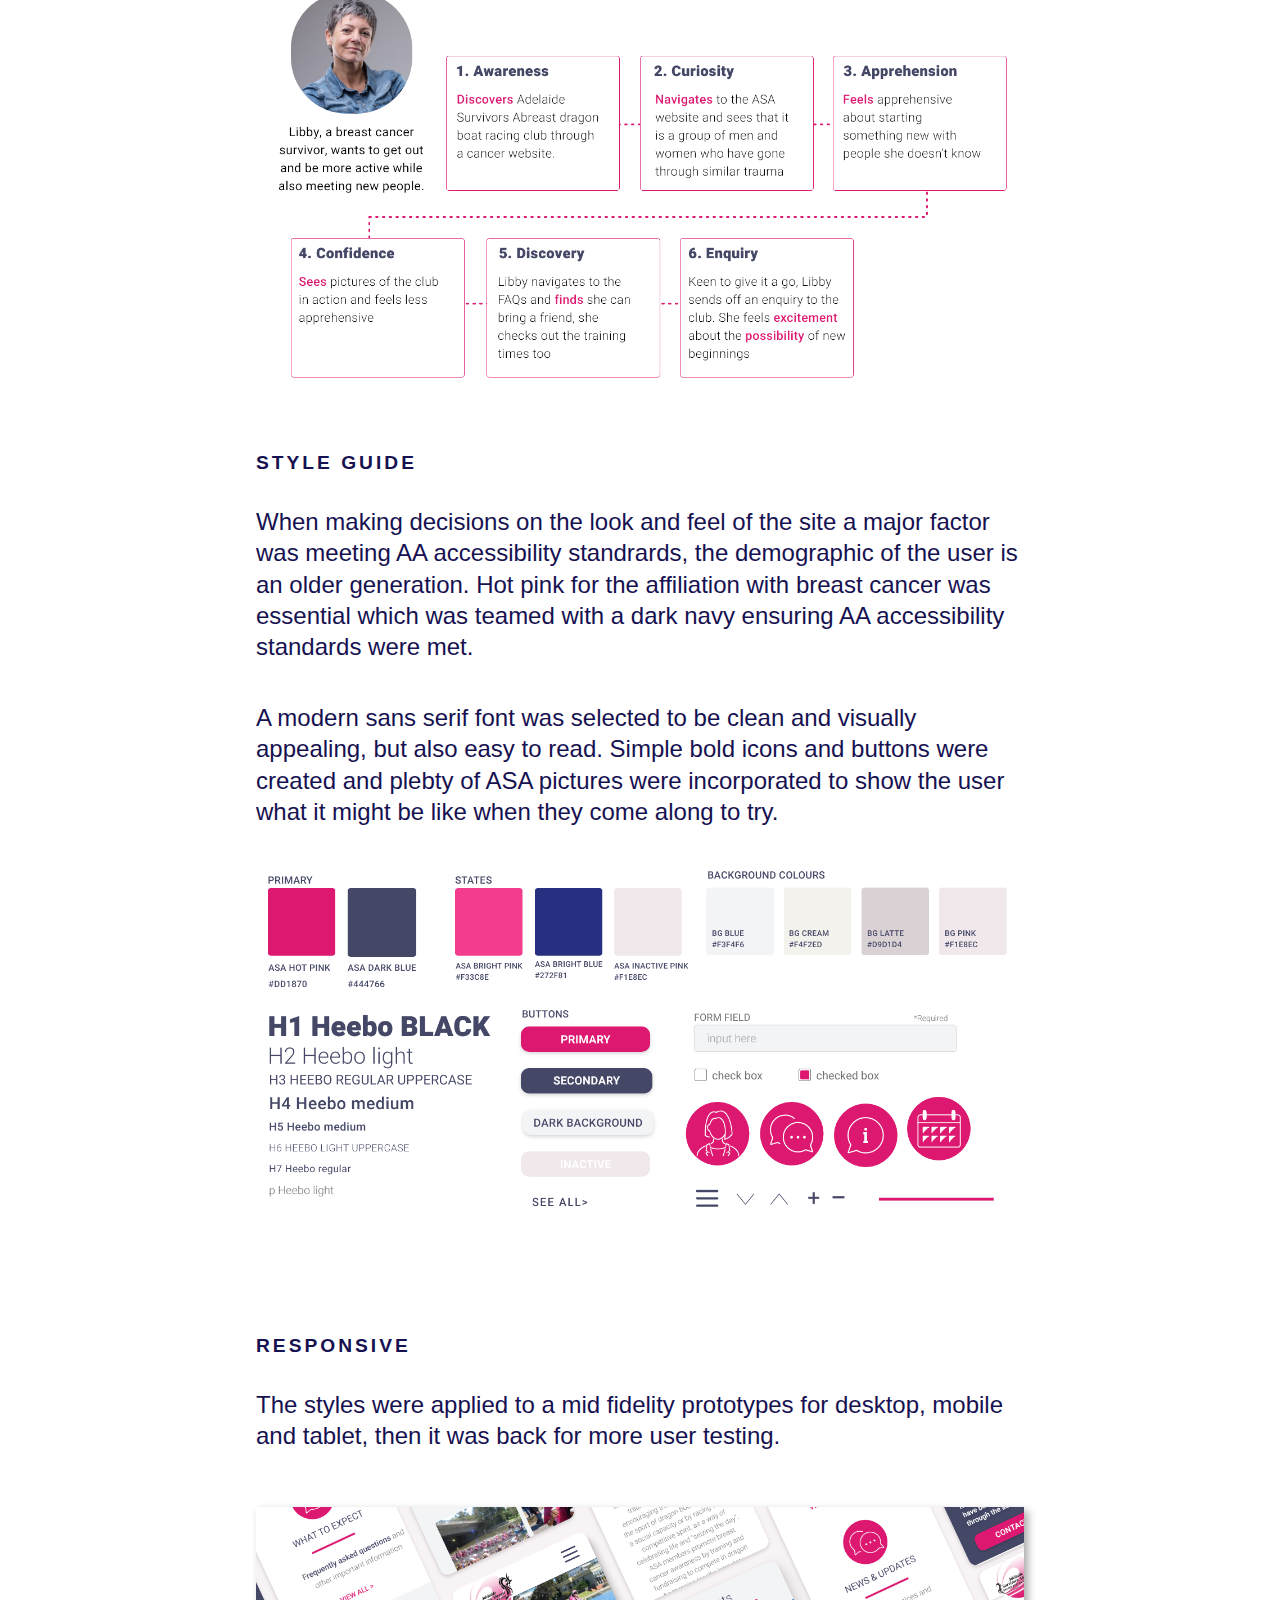
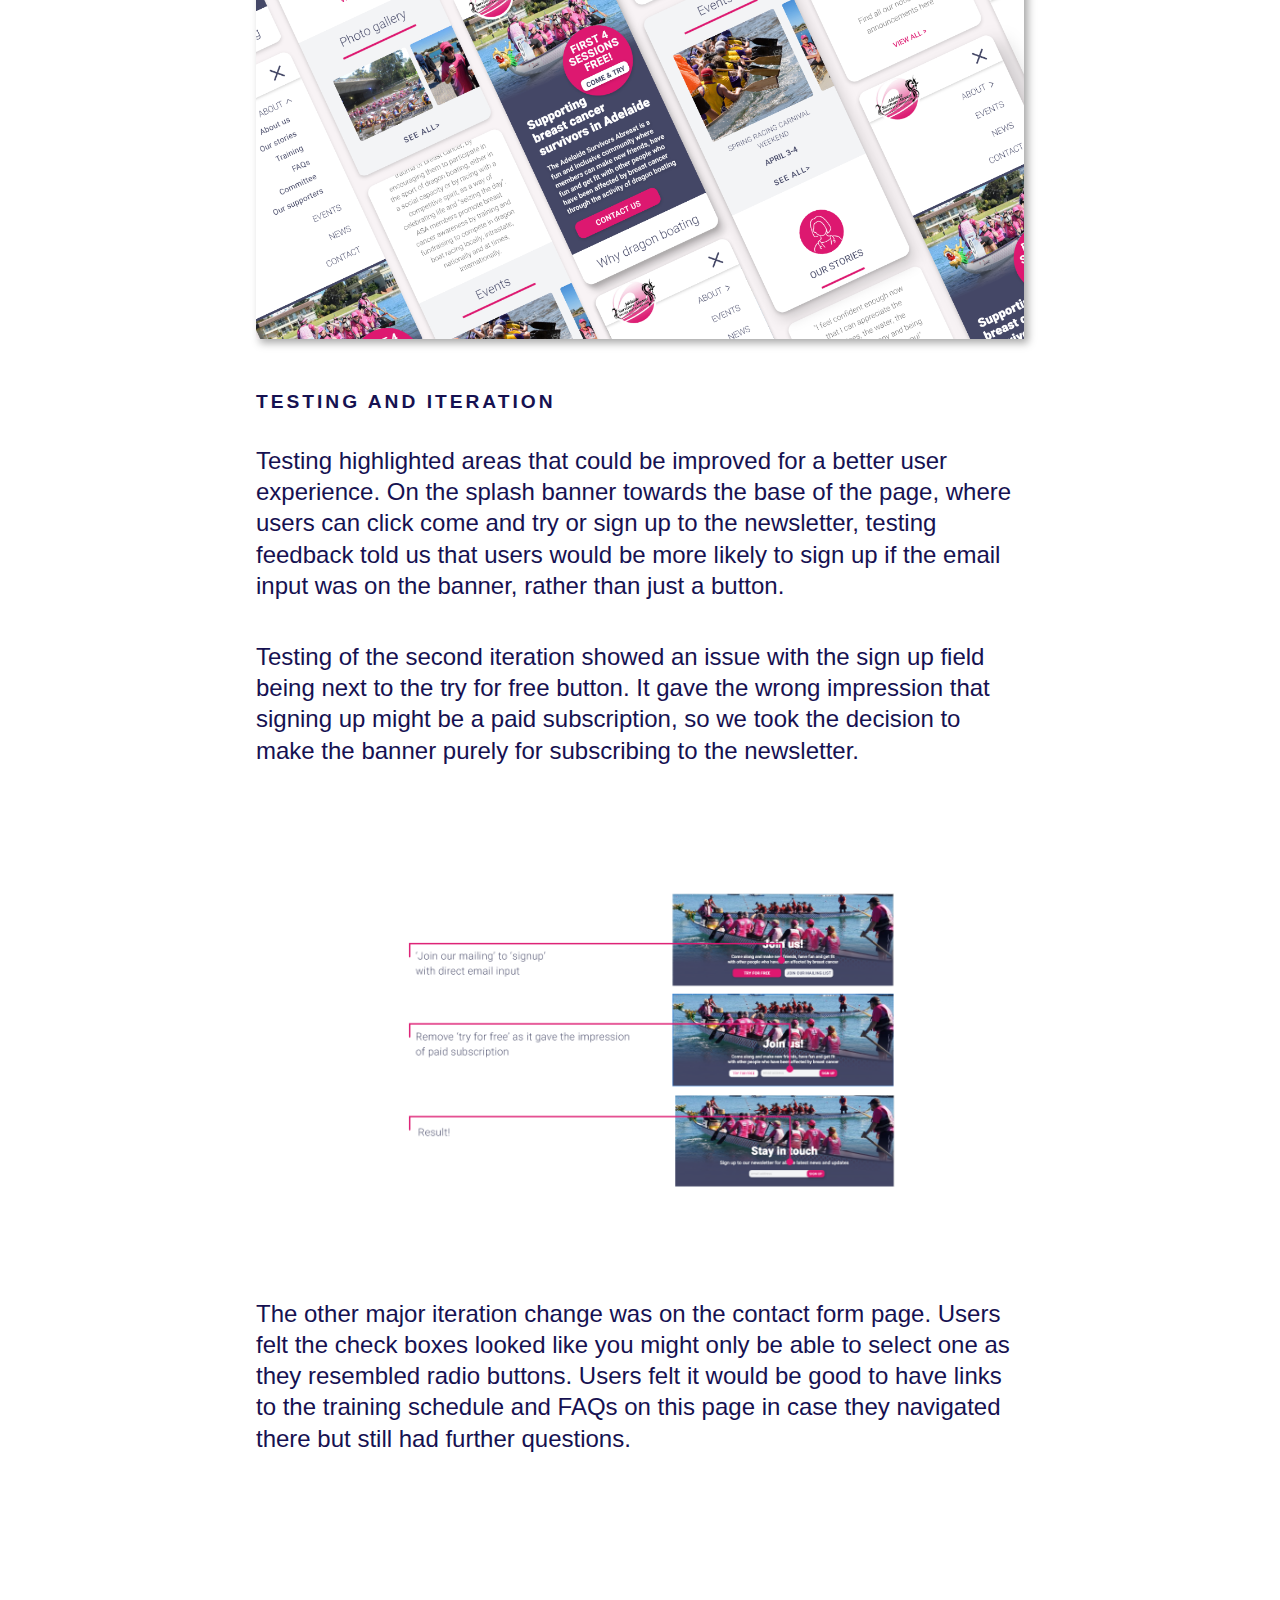
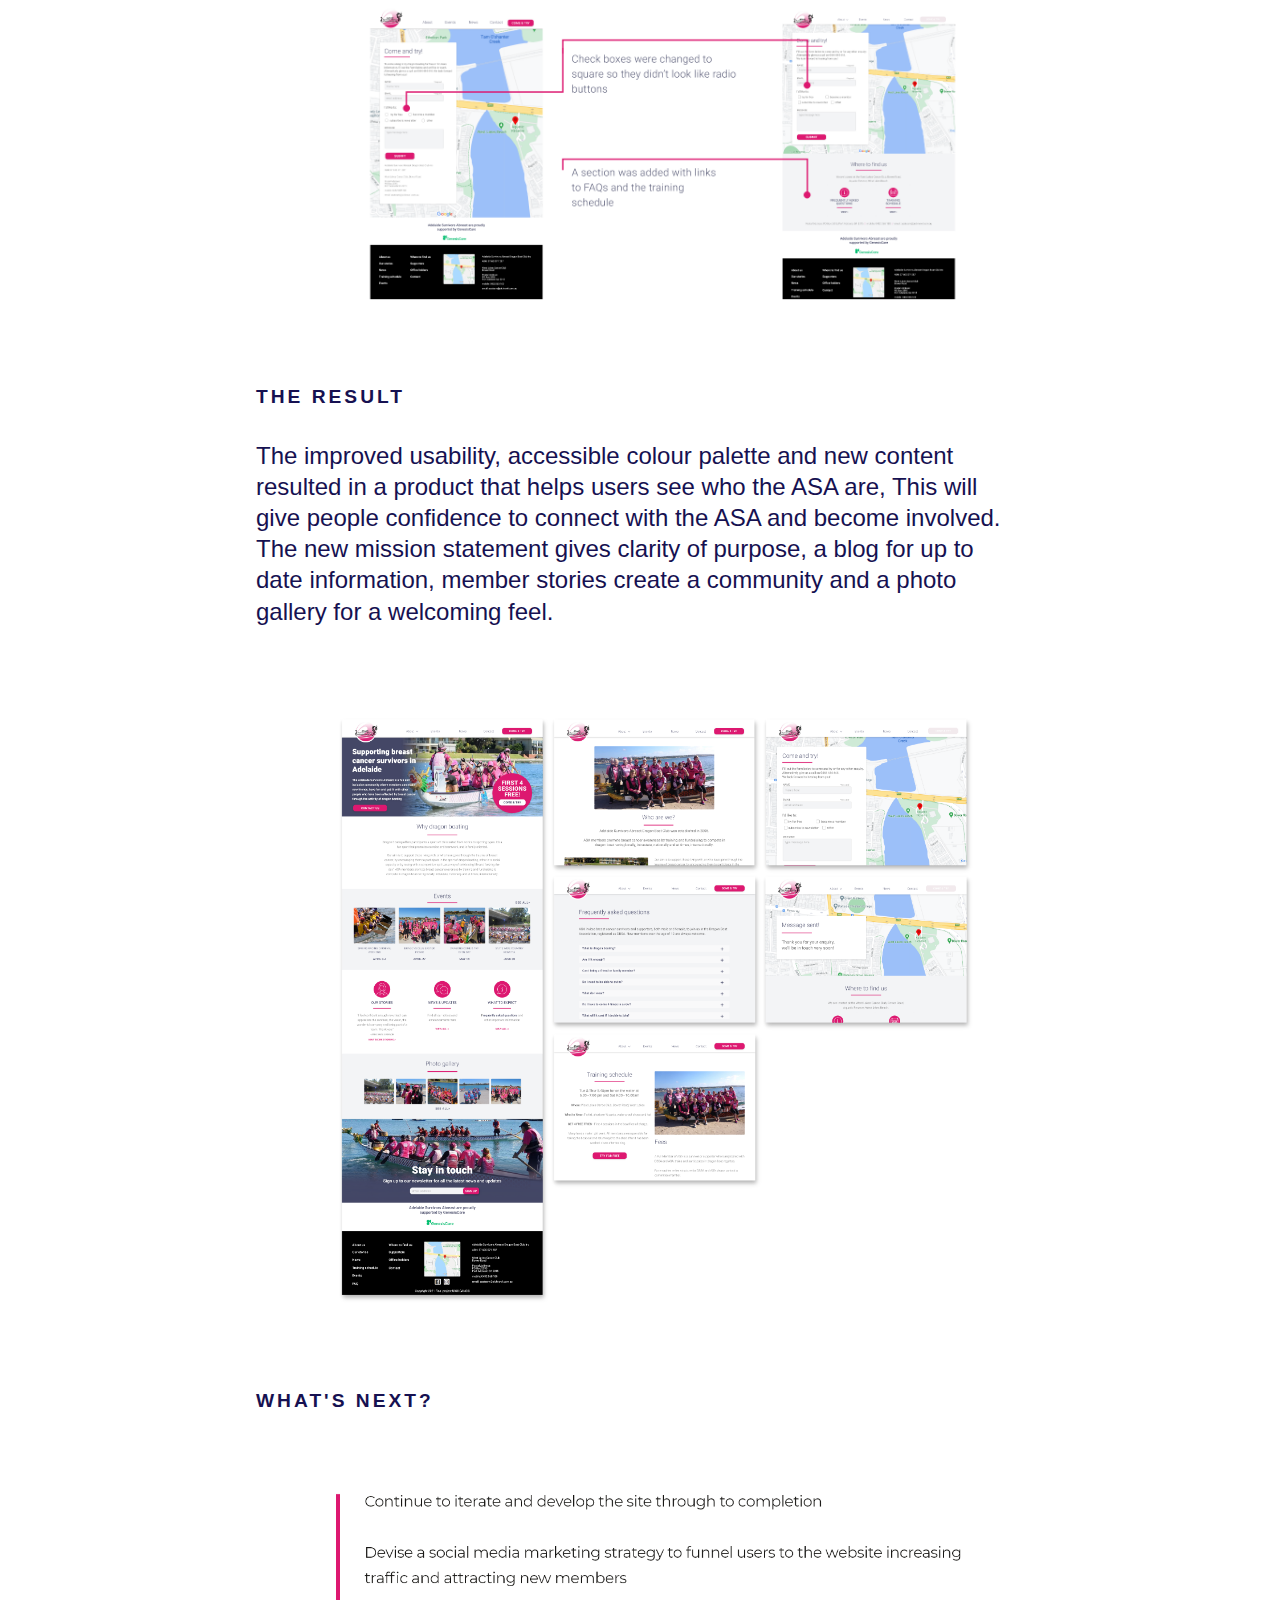
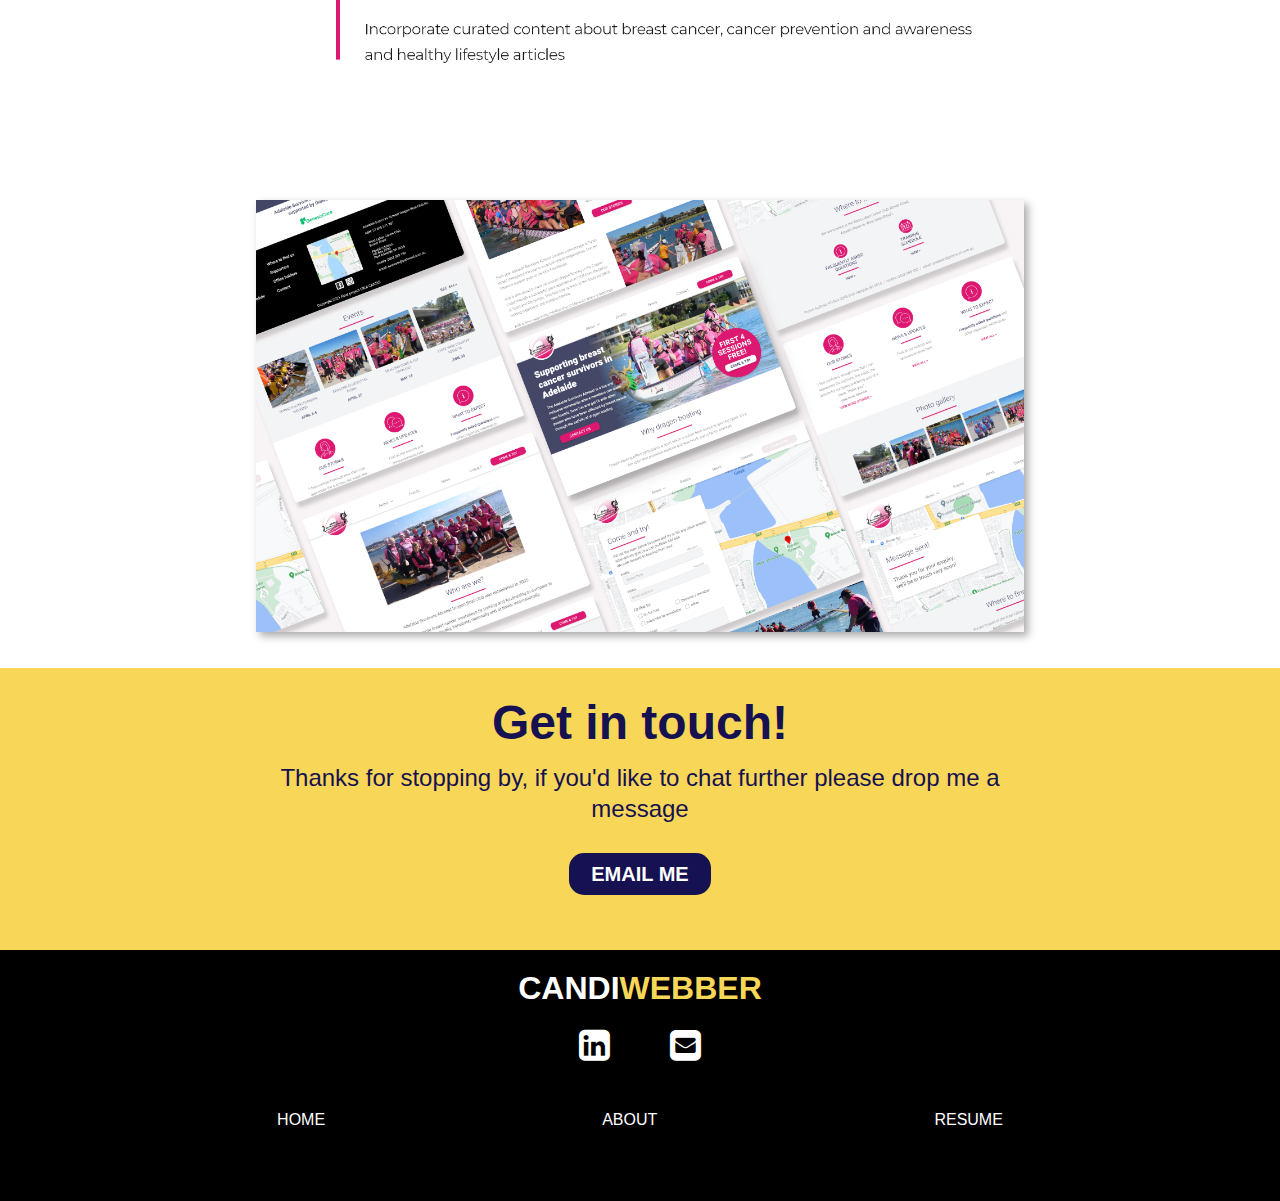
<file: casestudy1.html>
<!DOCTYPE html>
<html lang="en">
<head>
    <meta charset="UTF-8">
    <meta http-equiv="X-UA-Compatible" content="IE=edge">
    <meta name="viewport" content="width=device-width, initial-scale=1.0">
    <title>CandiWebberDesign</title>
    <link href="CSS/casestudy1.css" rel="stylesheet" type="text/css">
    <link href="https://fonts.googleapis.com/css2?family=Open+Sans&amp;family=Playfair+Display&amp;display=swap" rel="stylesheet">
    <link rel="stylesheet" href="https://cdnjs.cloudflare.com/ajax/libs/font-awesome/4.7.0/css/font-awesome.min.css">
    <link href="https://fonts.googleapis.com/css2?family=Lato:ital,wght@0,400;1,900&display=swap" rel="stylesheet">    <script async src="https://www.googletagmanager.com/gtag/js?id=G-MX0LTW5QCW"></script>
<script>
  window.dataLayer = window.dataLayer || [];
  function gtag(){dataLayer.push(arguments);}
  gtag('js', new Date());

  gtag('config', 'G-MX0LTW5QCW');
</script>
</head>

<!-- Coded by Candi Webber -->

<body>
<a href="#" class="back-to-top">^</a>
    <!-- Nav bar -->
    <nav class="flexbox" id="flexNav">
        <div class="topnav">
        <div class="logo">
            <!-- <a href="#home" class="active h3 toplogoC">CANDI</a> -->
            <a href="index.html">
            <h3 class="toplogo">CANDI<span class="logovariant">WEBBER</span></h3></a>
            <h3 class="logo-mobile">C<span class="logovariant">W</span></h3>
        </div>

   
        <div id="myLinks" class="button-container">
            <a href="index.html #case-studies"class="active button-nav">WORK</a>
            <a href="about.html" class="button-nav">ABOUT</a>
            <a href="contact.html" class="button-nav">CONTACT</a>
            <a href="./images/CW_210111_Resume.pdf" target="_blank" class="button-nav">RESUME</a>
            
            <div class="burger">
            <a href="javascript:void(0);" class="icon" onclick="myFunction()">
                <img id="burger" src="./images/icon_ burger.png">    </a>
            <!-- <div class="closer">
                <a href="#;" class="icon" onclick=myFunction()><img src="./images/icon_x.png"></a>
                </div> -->
</div>
</div>
<div id="mobLinks" class="mobile-nav" style="display: none;">
    <!-- <a href="index.html #case-studies" class="button-navM">WORK</a> -->
    <a href="index.html" class="button-navM">HOME</a>
    <a href="about.html" class="button-navM">ABOUT</a>
    <a href="contact.html" class="button-navM">CONTACT</a>
    <a a href="./images/CW_210111_Resume.pdf" target="_blank" class="button-navM">RESUME</a>
</div>
        <!-- <i class="fa fa-bars" style="font-size:24p x" id="burger-menu"></i>     -->

</nav>

<!-- Header section -->
<section class= "hero-section main-grid"> 
    <h1 class="header-title">ADELAIDE SURVIVORS ABREAST</h1>
    <h2 class="header-subhead">UX/UI CASE STUDY</h2>
    <h3 class="subhead1">STUDENT PROJECT</h3>
    <h3 class="header-standfirst1">Responsive website redesign March 2021</h3>
    <h3 class="subhead2">TIMEFRAME</h3>
    <h3 class="header-standfirst2">3 week design sprint</h3>
    <h3 class="subhead3">RESPONSIBILITIES</h3>
    <h3 class="header-standfirst3">Qualitative Research, UX Design, Visual Design, Prototyping and Testing</h3>
    <h3 class="subhead4">TOOLS</h3>
    <h3 class="header-standfirst4">Adobe Xd, VS Code, Github, Photoshop, Miro, Zoom, G-Suite</h3>
        <img src="images/ASA header.png" class ="header-image">
   
</section> 

<!-- Body section research -->
<section class="body-section">
<h3 class="subhead">OVERVIEW</h3>
<p class="body-text">The Adelaide Survivors Abreast (ASA) group is a dragon boat racing club formed as a support group, social club and sporting organisation for people who have been affected by breast cancer.</p>
<h3 class="subhead">THE PROCESS</h3>
<img class="graphic" src="images/theprocess.png">
<h3 class="subhead">RESEARCH</h3>
<p class="body-text">We chose the Adelaide Survivors Abreast website for this project as it is a good cause and a local organisation.  To evaluate the current site we conducted user research and usability tests  to gain an understanding of the user's experience while interacting with the site.  We also carried out in depth competitor analysis and a full heuristic evaluation. 
</p>
<p class="body-text">We discovered the current ASA website fails to communicate to users that they are a club with a purpose. There is a complete lack of information related to the cancer survivors support group and the information about dragon boating could be better organised as it is difficult to navigate. The overall visual design is unappealing, lacks consistency and fails to meet accessibility standards.
</p>
<p class="body-text">User testing confirmed the conclusions we had reached from the heuristic analysis, with users saying...
</p>
<img class="graphic" src="images/User research.png">
<h3 class="subhead">THE USER</h3>
<p class="body-text">Libby, a cancer survivor,  has been given another chance at living and wants to make the most of her time. 
</p>
<img class="graphic-bg" src="images/Persona.png">

</section>

<!-- Body section - solution -->
<section class="body-section">
    <h3 class="subhead">THE SOLUTION</h3>
    <p class="body-text">The research results helped identify the 3 most crucial areas that needed improvement. 
    </p>
    <img class="graphic-numbers" src="images/solutions.png">
    <p class="body-text">The site needed more cancer support information and new content to create a product that helps users understand what the organisation is about, to give them the confidence to connect and become involved. Decisions were made on what content to feature and then how to structure it. This included a mission statement for clarity of purpose, a blog to keep members informed, member stories to make a community of survivors and a photo gallery to create a welcoming environment. We decided the homepage was the best place to showcase a lot of the new content. 
    </p>
    <h3 class="subhead">THE NEW SITEMAP</h3>
    <img class="sitemap" src="images/IA.PNG">
    <h3 class="subhead">WIREFRAMING</h3>
    <p class="body-text">The new features and content were laid out as wireframes with pointers and links to guide users to all the information they need, we designed a section for events, a section with cards linking to member stories, a news and FAQs section, a photo gallery so new users can get a sense of what the group is like, we also included a place to subscribe to a newsletter.
    </p>
    <h3 class="subhead">USER JOURNEY</h3>
    <img class="sitemap" src="images/User journey.png">
    <h3 class="subhead">STYLE GUIDE</h3>
    <p class="body-text">When making decisions on the look and feel of the site a major factor was meeting AA accessibility standrards, the demographic of the user is an older generation. Hot pink for the affiliation with breast cancer was essential which was teamed with a dark navy ensuring AA accessibility standards were met.
    </p>
    <p class="body-text">A modern sans serif font was selected to be clean and visually appealing, but also easy to read. Simple bold icons and buttons were created and plebty of ASA pictures were incorporated to show the user what it might be like when they come along to try.
    </p>
    <img class="sitemap" src="images/Style guide – 1.png">
    <h3 class="subhead">RESPONSIVE</h3>
    <p class="body-text">The styles were applied to a mid fidelity prototypes for desktop, mobile and tablet, then it was back for more user testing.
    </p>
    <img class="tile" src="images/mobile.png">

</section>

<!-- Body section - testing -->
<section class="body-section">
    <h3 class="subhead">TESTING AND ITERATION</h3>
    <p class="body-text">Testing highlighted areas that could be improved for a better user experience.
        On the splash banner towards the base of the page, where users can click come and try or sign up to the newsletter, testing feedback told us that users would be more likely to sign up if the email input was on the banner, rather than just a button.
    </p>
    <p class="body-text">Testing of the second iteration showed an issue with the sign up field being next to the try for free button. It gave the wrong impression that signing up might be a paid subscription, so we took the decision to make the banner purely for subscribing to the newsletter.
    </p>
    <img class="graphic" src="images/ITERATION1.png">
    <p class="body-text">The other major iteration change was on the contact form page. Users felt the check boxes looked like you might only be able to select one as they resembled radio buttons. Users felt it would be good to have links to the training schedule and FAQs on this page in case they navigated there but still had further questions.
    </p>
    <img class="graphic" src="images/ITERATION2.png">
    <h3 class="subhead">THE RESULT</h3>
    <p class="body-text">The improved usability, accessible colour palette and new content resulted in a product that helps users see who the ASA are, This will give people confidence to connect with the ASA and become involved. The new mission statement gives clarity of purpose, a blog for up to date information, member stories create a community and a photo gallery for a welcoming feel.
    </p>
    <img class="graphic" src="images/SCREENS.png">
    <h3 class="subhead">WHAT'S NEXT?</h3>
    <img class="graphic" src="images/NEXTSTEPS.png">

    <img class="tile" src="images/desktop.png">


</section>

<!-- Contact info -->
<section>
    <div class="contact-container">
        <div class="contact">
            <h4 class="contact">Get in touch!</h4>
        </div>
        <div class="contact-body">
            <p class="contact-body">Thanks for stopping by, if you'd like to chat further please drop me a message</p>
        </div>
        <div class="contact-button">
            <p><a href="mailto:candilola01@gmail.com" class="h5 primary-button">EMAIL ME</a></p>
            
        </div>
    </div>

</section>

<footer>
    <div class="logo">
            <h3 class="footlogoC">CANDI</h3>
            <!-- <h3 class="logo-mobileC">C</h3> -->
            <h3 class="footlogoW">WEBBER </h3>
            <!-- <h3 class="logo-mobileW">W</h3> -->
    </div>
    <div class="footer-icons">
        <a href="https://www.linkedin.com/in/candi-webber-1743637b"><i class="fa fa-linkedin-square icon1" style="font-size:36px; color: white"></i></a>
 
        <a href="mailto:candilola01@gmail.com"><i class="fa fa-envelope-square icon1" style="font-size:36px; color: white"></i></a>
  
        <!-- <a href="#"><i class="fa fa-instagram footer-instagram icon1"  style="font-size:36px; color: white" ></i></a> -->
  </div>
  </div>
    <div class="links">
        <a href="index.html" class="link">HOME</a>
        <a href="about.html" class="link">ABOUT</a>
        <da href="./images/CW_210111_Resume.pdf" target="_blank" class="link">RESUME</a>
    </div>
</footer>

  </div>
</body>

  <script src="https://ajax.googleapis.com/ajax/libs/jquery/3.4.1/jquery.min.js"></script>
  <script src="JS/index.js"></script>
 

</html>
</file>
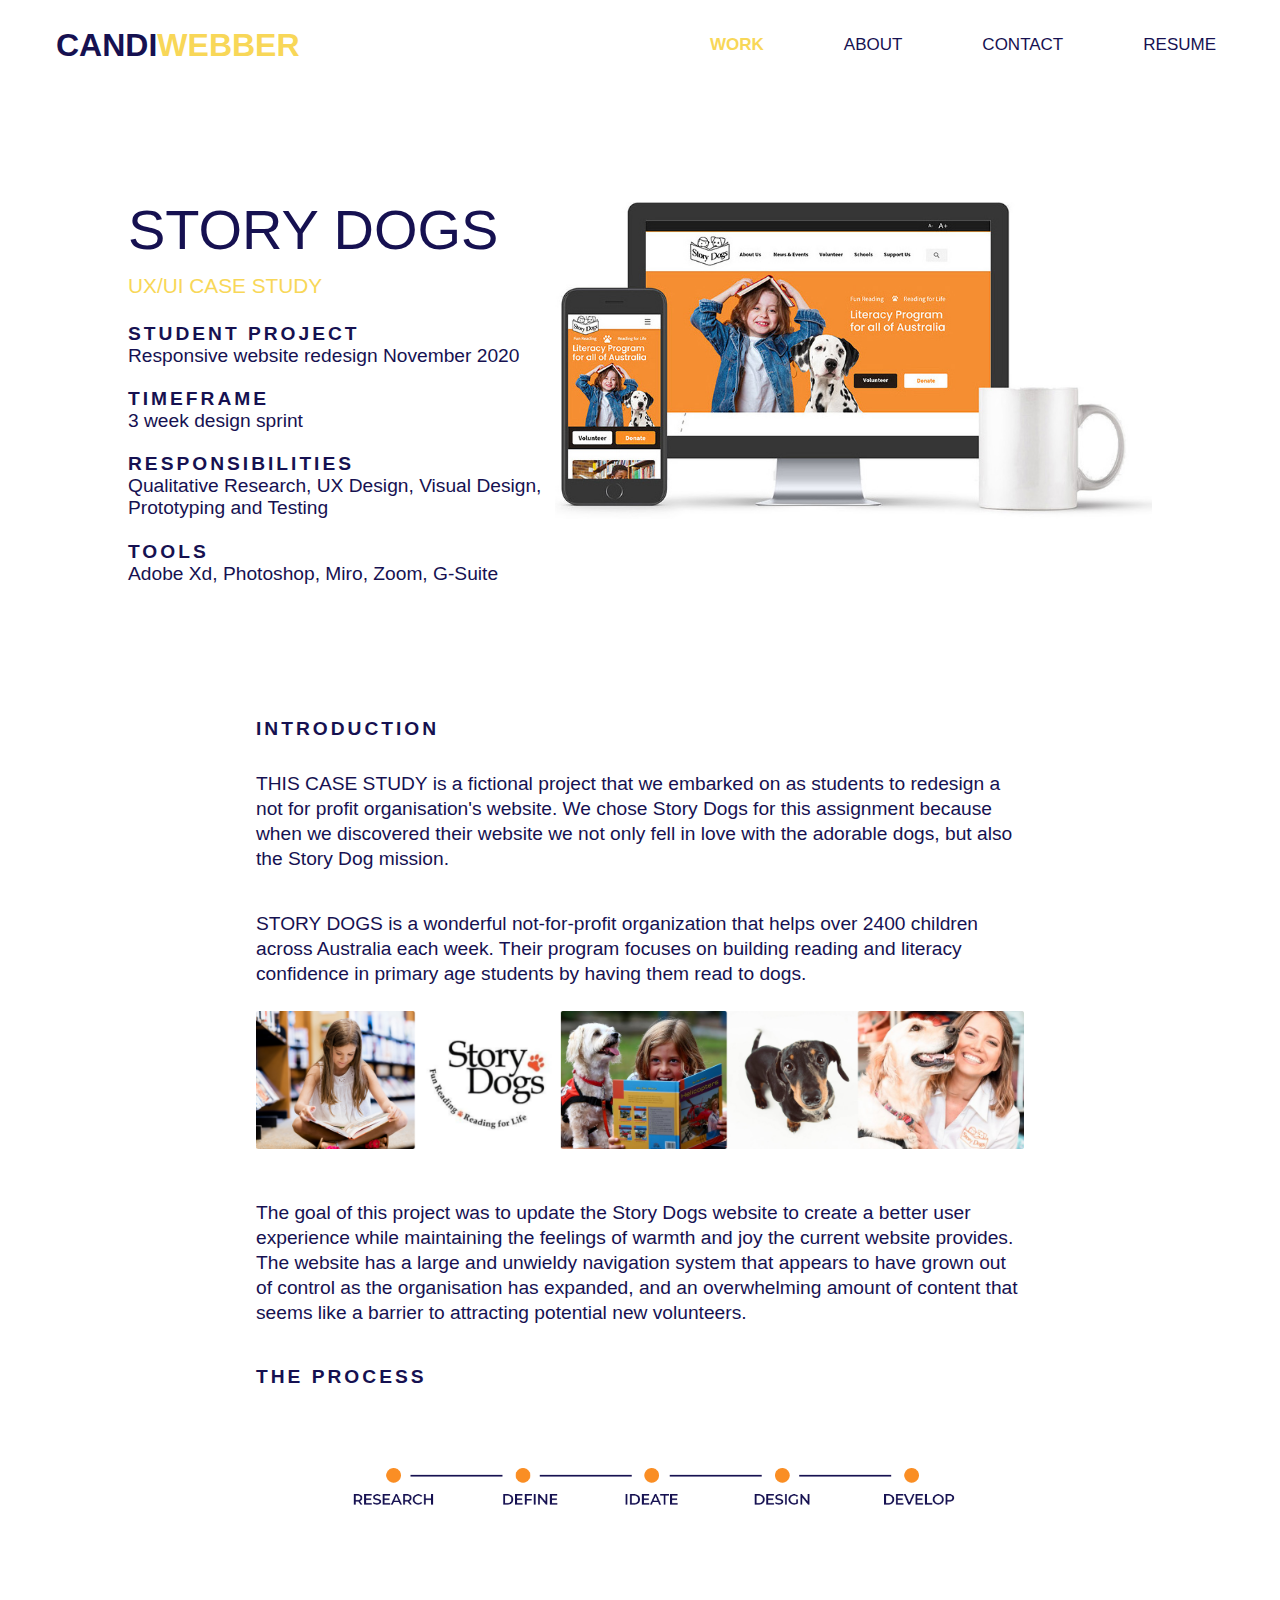
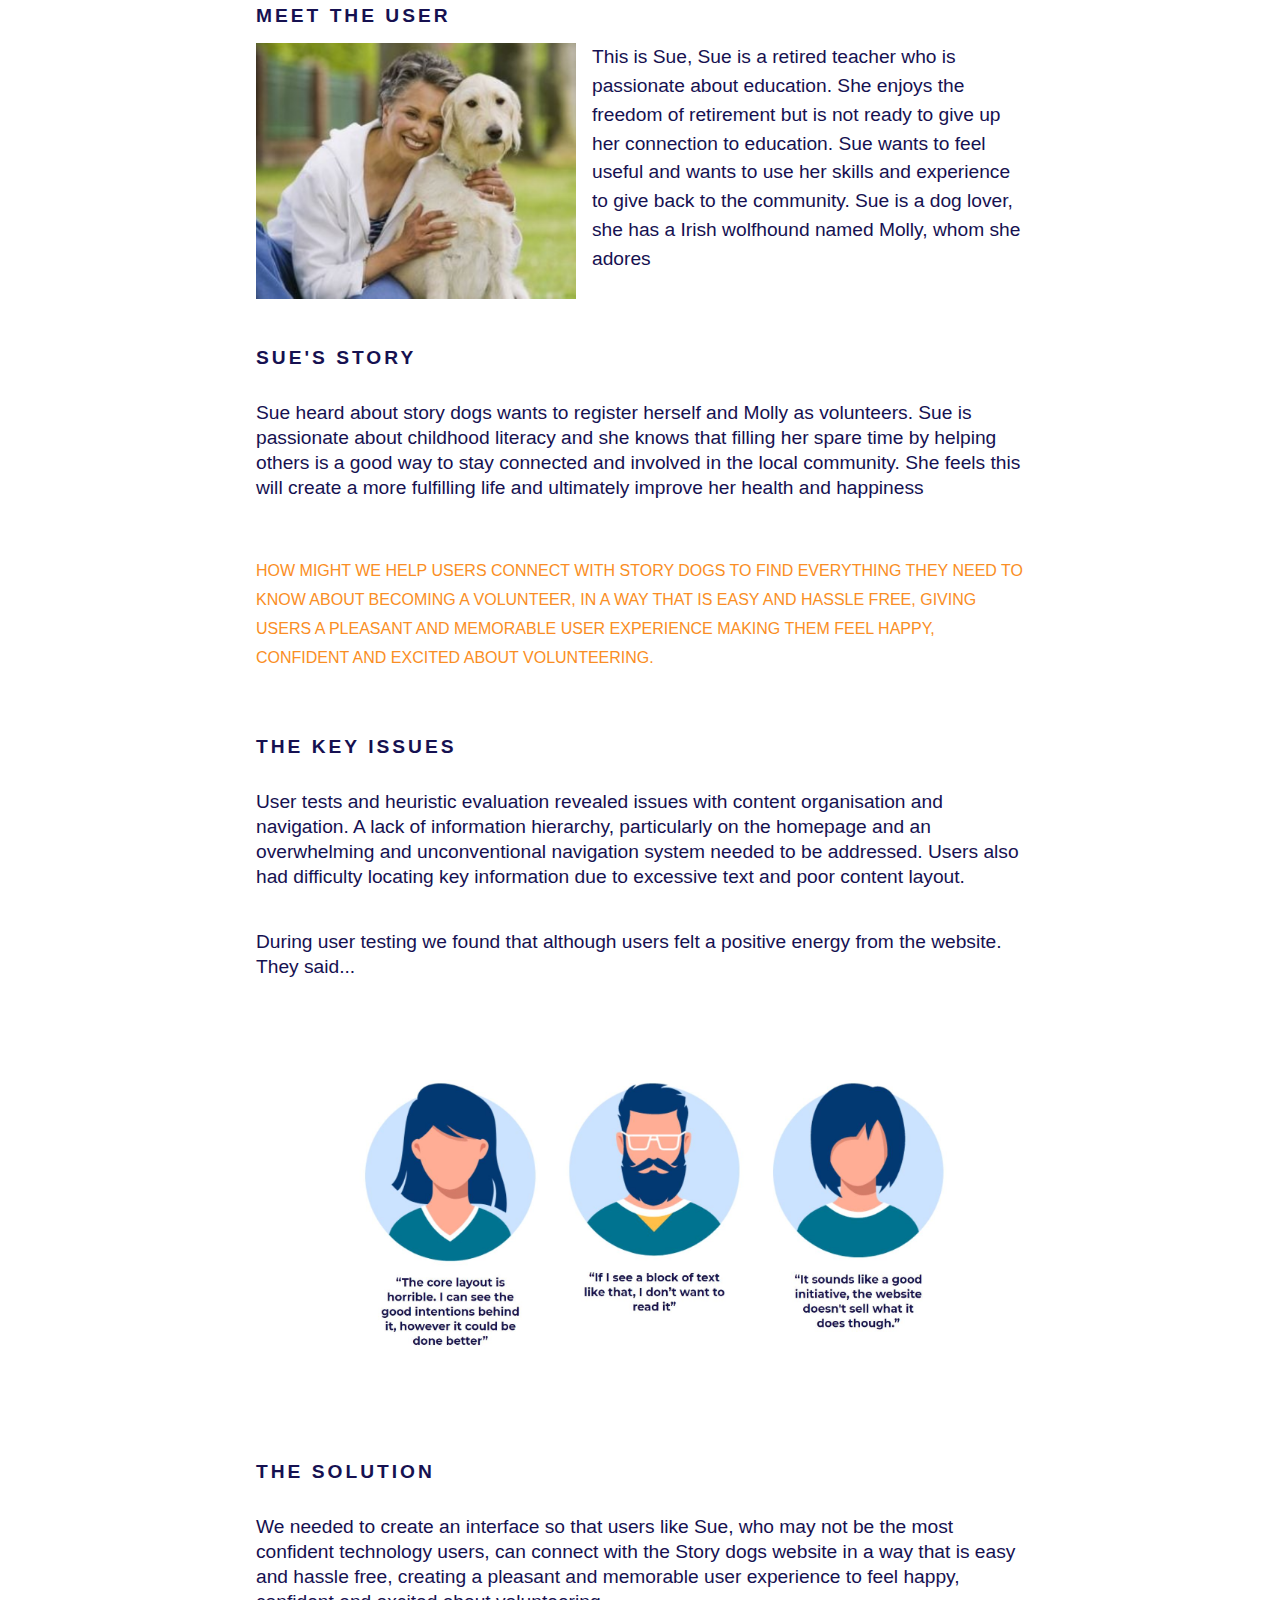
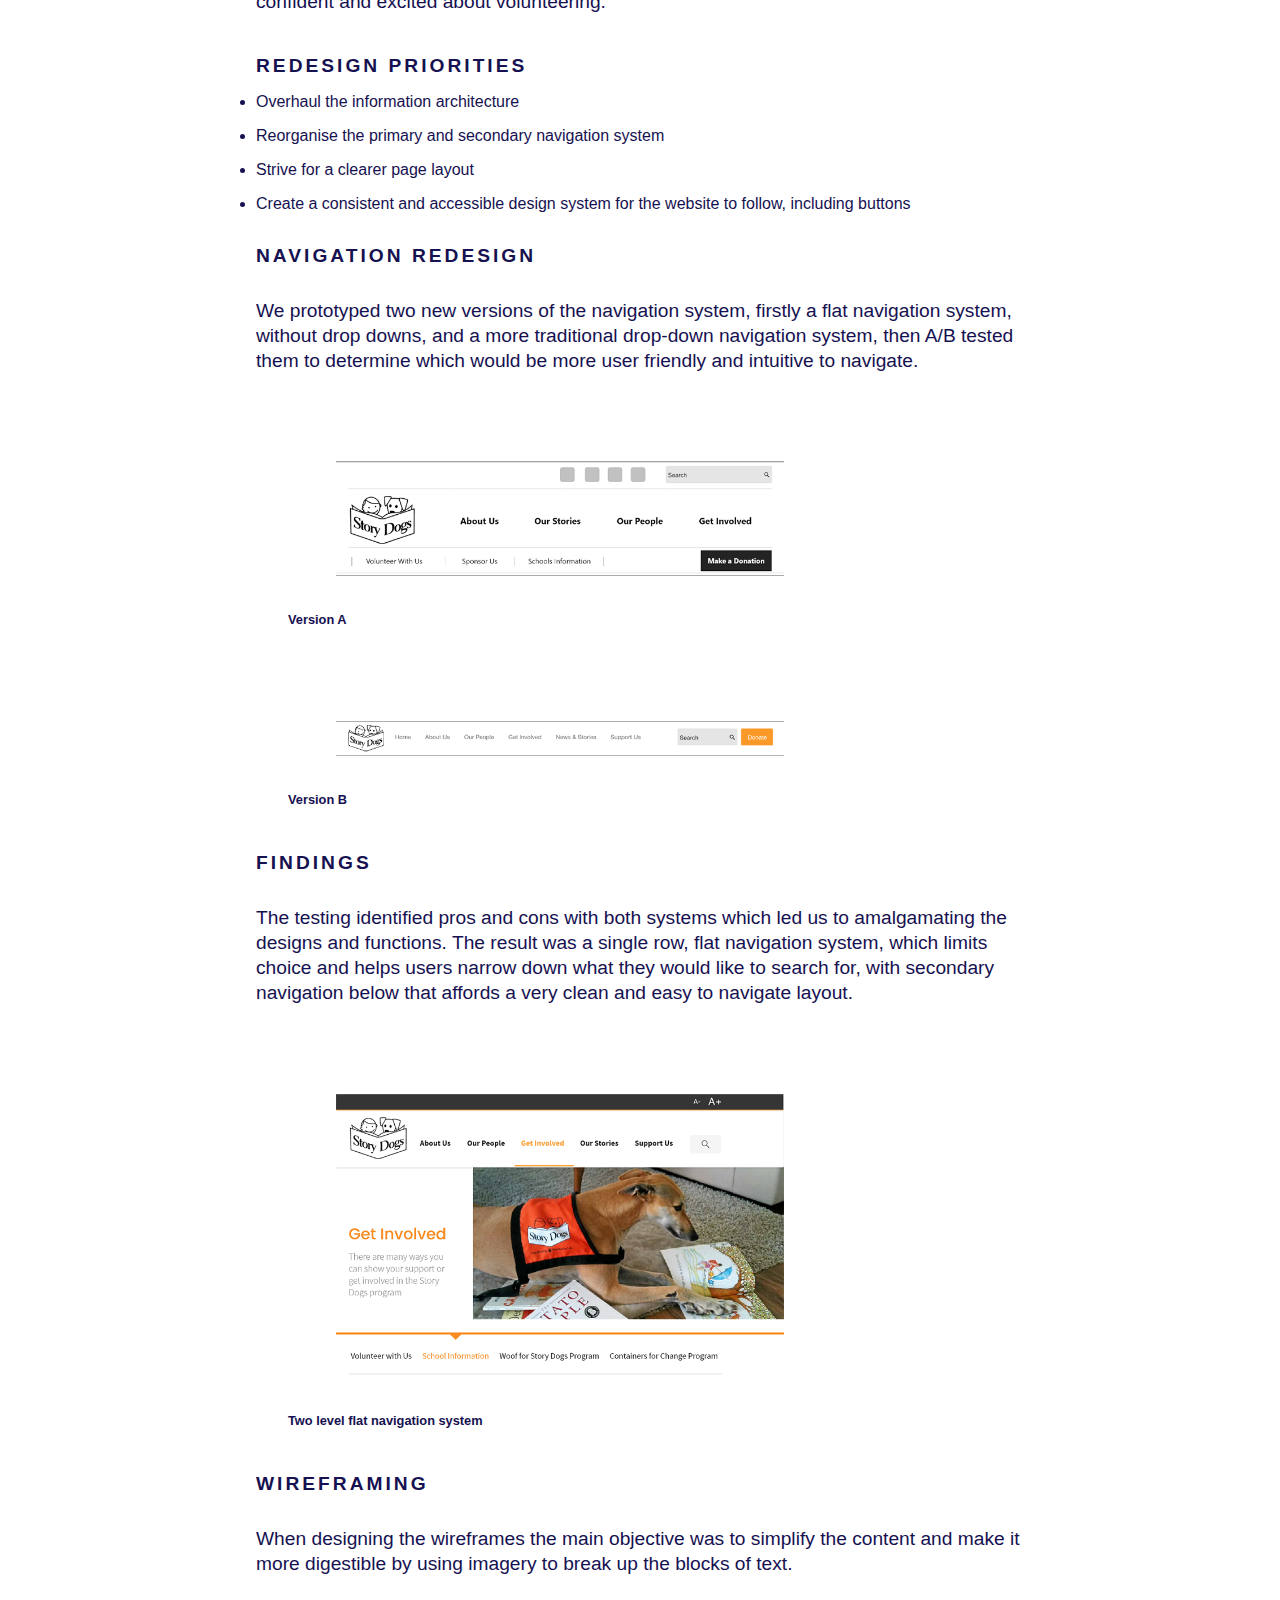
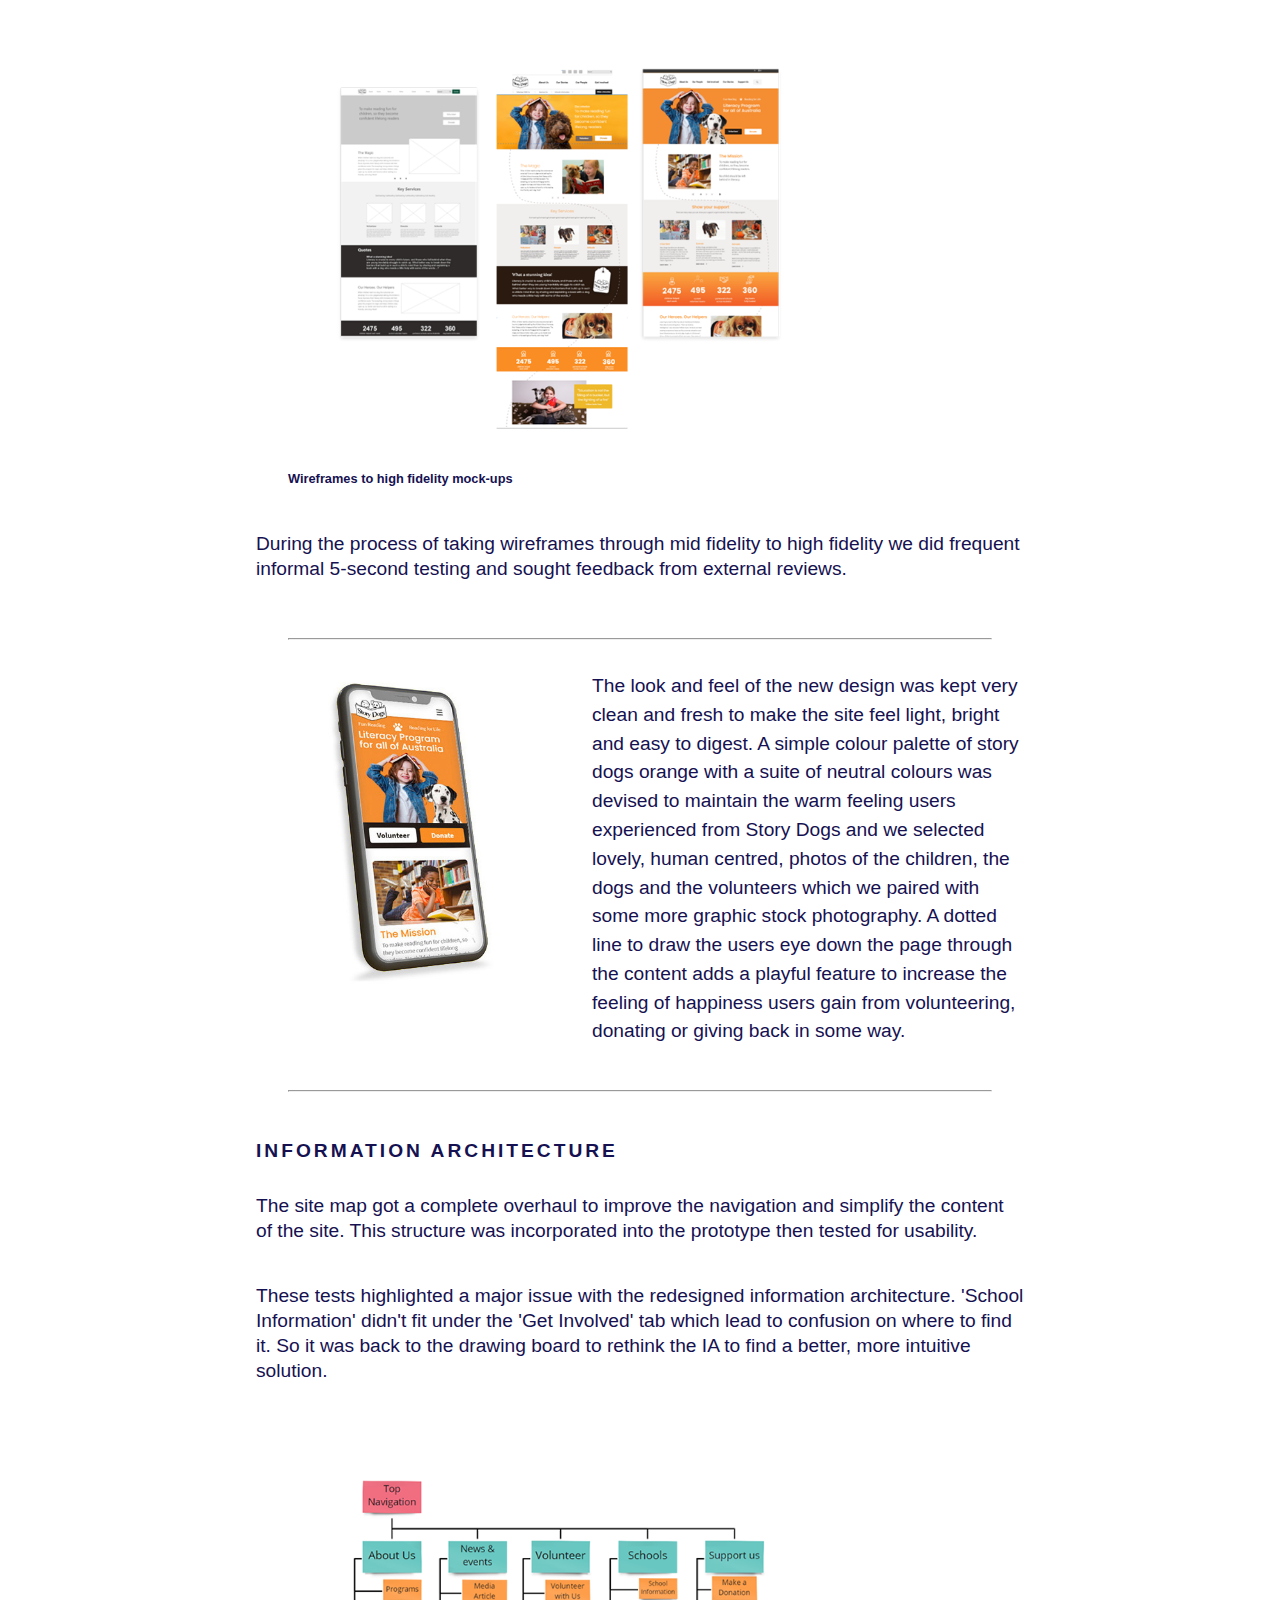
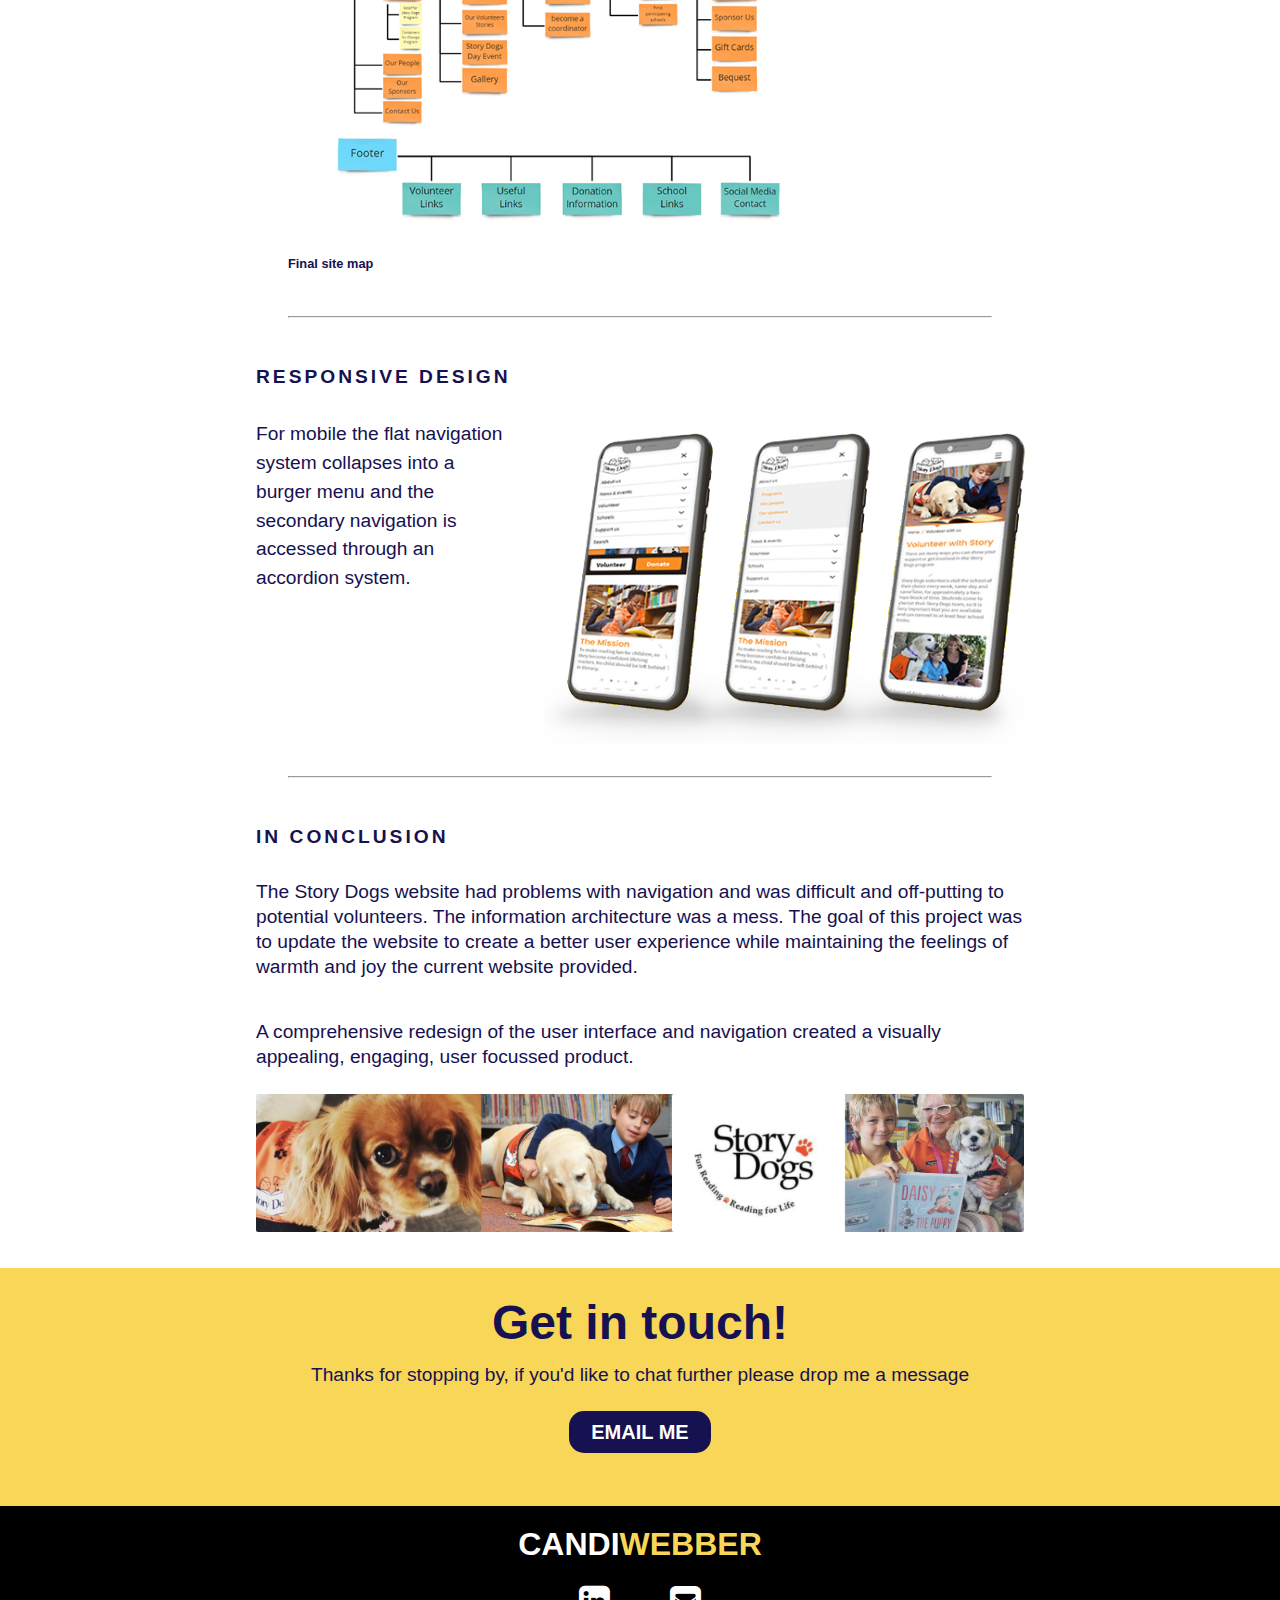
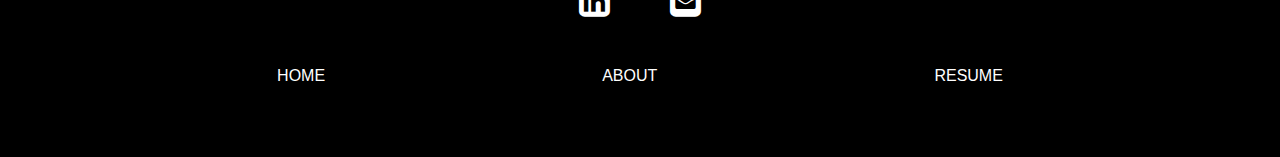
<file: casestudy2.html>
<!DOCTYPE html>
<html lang="en">
<head>
    <meta charset="UTF-8">
    <meta http-equiv="X-UA-Compatible" content="IE=edge">
    <meta name="viewport" content="width=device-width, initial-scale=1.0">
    <title>CandiWebberDesign</title>
    <link href="CSS/casestudy2.css" rel="stylesheet" type="text/css">
    <link href="https://fonts.googleapis.com/css2?family=Open+Sans&amp;family=Playfair+Display&amp;display=swap" rel="stylesheet">
    <link rel="stylesheet" href="https://cdnjs.cloudflare.com/ajax/libs/font-awesome/4.7.0/css/font-awesome.min.css">
    <link href="https://fonts.googleapis.com/css2?family=Lato:ital,wght@0,400;1,900&display=swap" rel="stylesheet">    <script async src="https://www.googletagmanager.com/gtag/js?id=G-MX0LTW5QCW"></script>
<script>
  window.dataLayer = window.dataLayer || [];
  function gtag(){dataLayer.push(arguments);}
  gtag('js', new Date());

  gtag('config', 'G-MX0LTW5QCW');
</script>
</head>

<!-- Coded by Candi Webber -->

<body>
<a href="#" class="back-to-top">^</a>
    <!-- Nav bar -->
    <nav class="flexbox" id="flexNav">
        <div class="topnav">
        <div class="logo">
            <!-- <a href="#home" class="active h3 toplogoC">CANDI</a> -->
            <a href="index.html">
            <h3 class="toplogo">CANDI<span class="logovariant">WEBBER</span></h3></a>
            <h3 class="logo-mobile">C<span class="logovariant">W</span></h3>
        </div>

   
        <div id="myLinks" class="button-container">
            <a href="index.html #case-studies" class="active button-nav">WORK</a>
            <a href="about.html" class="button-nav">ABOUT</a>
            <a href="contact.html" class="button-nav">CONTACT</a>
            <a href="./images/CW_210111_Resume.pdf" target="_blank" class="button-nav">RESUME</a>
            
            <div class="burger">
            <a href="javascript:void(0);" class="icon" onclick="myFunction()">
                <img id="burger" src="./images/icon_ burger.png">    </a>
            <!-- <div class="closer">
                <a href="#;" class="icon" onclick=myFunction()><img src="./images/icon_x.png"></a>
                </div> -->
</div>
</div>
<div id="mobLinks" class="mobile-nav" style="display: none;">
    
    <!-- <a href="index.html #case-studies" class="button-navM">WORK</a> -->
    <a href="index.html" class="button-navM">HOME</a>
    <a href="about.html" class="button-navM">ABOUT</a>
    <a href="contact.html" class="button-navM">CONTACT</a>
    <a a href="./images/CW_210111_Resume.pdf" target="_blank" class="button-navM">RESUME</a>
</div>
        <!-- <i class="fa fa-bars" style="font-size:24p x" id="burger-menu"></i>     -->

</nav>

<!-- Header section -->
<section class= "hero-section main-grid"> 
    <h1 class="header-title">STORY DOGS</h1>
    <h2 class="header-subhead">UX/UI CASE STUDY</h2>
    <h3 class="subhead1">STUDENT PROJECT</h3>
    <h3 class="header-standfirst1">Responsive website redesign November 2020</h3>
    <h3 class="subhead2">TIMEFRAME</h3>
    <h3 class="header-standfirst2">3 week design sprint</h3>
    <h3 class="subhead3">RESPONSIBILITIES</h3>
    <h3 class="header-standfirst3">Qualitative Research, UX Design, Visual Design, Prototyping and Testing</h3>
    <h3 class="subhead4">TOOLS</h3>
    <h3 class="header-standfirst4">Adobe Xd, Photoshop, Miro, Zoom, G-Suite</h3>
        <img src="images/sd_CASE STUDY BANNER.jpg" class ="header-image">
   
</section> 

<!-- Body section INTRO -->
<section class="body-section">
<h3 class="subhead">INTRODUCTION</h3>
<p class="body-text">THIS CASE STUDY is a fictional project that we embarked on as students to redesign a not for profit organisation's website. We chose Story Dogs for this assignment because when we discovered their website we not only fell in love with the adorable dogs, but also the Story Dog mission.</p>
<p class="body-text">STORY DOGS is a wonderful not-for-profit organization that helps over 2400 children across Australia each week. Their program focuses on building reading and literacy confidence in primary age students by having them read to dogs.</p>
<img class="sitemap" src="images/SD_pics.png">

<p class="body-text">The  goal of  this project was to update the Story Dogs website to create a better user experience while maintaining the feelings of warmth and joy the current website provides. The website has a large and unwieldy navigation system that appears to have grown out of control as the organisation has expanded, and an overwhelming amount of content that seems like a barrier to attracting potential new volunteers.</p>
<!-- <p class="body-text">The redesign involved 4 key processes. Research, wireframing, testing and iteration.</p> -->

<h3 class="subhead">THE PROCESS</h3>
<img class="graphic" src="images/SD_process.png">

<h3 class="subhead">MEET THE USER</h3>
<div class="secondary-grid">
<img class="column-pic" src="images/SD_Persona.png">
<p class="persona">This is Sue, Sue is a retired teacher who is passionate about education. She enjoys the freedom of retirement but is not ready to give up her connection to education. Sue wants to feel useful and wants to use her skills and experience to give back to the community. Sue is a dog lover, she has a Irish wolfhound named Molly, whom she adores
</p>
</div>
<h3 class="subhead">SUE'S STORY</h3>
<p class="body-text">Sue heard about story dogs wants to register herself and Molly as volunteers. Sue is passionate about childhood literacy and she knows that filling her spare time by helping others is a good way to stay connected and involved in the local community. She feels this will create a more fulfilling life and ultimately improve her health and happiness
</p>
<h2 class="pull-quote">How might we help users connect with Story dogs to find everything they need to know about becoming a volunteer, in a way that is easy and hassle free, giving users a pleasant and memorable user experience making them feel happy, confident and excited about volunteering.
</h2>

</section>

<!-- Body section - ISSUES -->
<section class="body-section">
    <h3 class="subhead">THE KEY ISSUES</h3>
    <p class="body-text">User tests and heuristic evaluation revealed issues with content organisation and navigation. A lack of information hierarchy, particularly on the homepage and an overwhelming and unconventional navigation system needed to be addressed. Users also had difficulty locating key information due to excessive text and poor content layout. 
    </p>
    <p class="body-text">During user testing we found that although users felt a positive energy from the website. They said...</p>
    <img class="graphic" src="images/SD_Users_notitle.JPG">
    <h3 class="subhead">THE SOLUTION</h3>
    <p class="body-text">We needed to create an interface so that users like Sue, who may not be the most confident technology users, can connect with the Story dogs website in a way that is easy and hassle free, creating a pleasant and memorable user experience to feel happy, confident and excited about volunteering.</p>
    <h3 class="subhead">REDESIGN PRIORITIES</h3>
      <li class="bullets">Overhaul the information architecture</li>
      <li class="bullets">Reorganise the primary and secondary navigation system</li>
      <li class="bullets">Strive for a clearer page layout</li>
      <li class="bullets">Create a consistent and accessible design system for the website to follow, including buttons</li>
      <h3 class="subhead">NAVIGATION REDESIGN</h3>
      <p class="body-text">We prototyped two new versions of the navigation system, firstly a flat navigation system, without drop downs, and a more traditional drop-down navigation system, then A/B tested them to determine which would be more user friendly and intuitive to navigate. 
    </p>
    <img class="graphic-small" src="images/Nav.png">
    <p class ="caption">Version A</p>
    <img class="graphic-small" src="images/Navigation_Top.png">
    <p class ="caption">Version B</p>

</section>

<!-- Body section - testing -->
<section class="body-section">
    <h3 class="subhead">FINDINGS</h3>
    <p class="body-text">The testing identified pros and cons with both systems which led us to amalgamating the designs and functions. The result was a single row, flat navigation system, which limits choice and helps users narrow down what they would like to search for, with secondary navigation below that affords a very clean and easy to navigate layout.
    </p>
    
    <img class="graphic-small" src="images/School – 1.png">
    <p class="caption">Two level flat navigation system</p>
    <h3 class="subhead">WIREFRAMING</h3>
    <p class="body-text">When designing the wireframes the main objective was to simplify the content and make it more digestible by using imagery to break up the blocks of text. 
    </p>
    <img class="graphic-small" src="images/Group 43.png">
    <p class="caption">Wireframes to high fidelity mock-ups</p>
    <p class="body-text">During the process of taking wireframes through mid fidelity to high fidelity we did frequent informal 5-second testing and sought feedback from external reviews. 
    </p>
    <HR class="line">
    

    <div class="secondary-grid">
        <img class="column-pic" src="images/mockup.jpg">
        <p class="persona">The look and feel of the new design was kept very clean and fresh to make the site feel light, bright and easy to digest. A simple colour palette of story dogs orange with a suite of neutral colours was devised to maintain the warm feeling users experienced from Story Dogs and we selected lovely, human centred, photos of the children, the dogs and the volunteers which we paired with some more graphic stock photography. A dotted line to draw the users eye down the page through the content adds a playful feature to increase the feeling of happiness users gain from volunteering, donating or giving back in some way.
        </p>
        
        </div>
        <HR class="line">
</section>

<!-- Body section - IA -->
<section>
    <section class="body-section">
        <h3 class="subhead">INFORMATION ARCHITECTURE</h3>
        <p class="body-text">The site map got a complete overhaul to improve the navigation and simplify the content of the site. This structure was incorporated into the prototype then tested for usability.</p>
    <p class="body-text">These tests highlighted a major issue with the redesigned information architecture. 'School Information' didn't  fit under the 'Get Involved' tab which lead to confusion on where to find it. So it was back to the drawing board to rethink the IA to find a better, more intuitive solution.  
    </p>
    <img class="graphic-small" src="images/SiteMap-2.png">
    <p class="caption">Final site map</p>
    <HR class="line">
    <h3 class="subhead">RESPONSIVE DESIGN</h3>
    <div class="secondary-grid">
    <p class="breakout2">For mobile the flat navigation system collapses into a burger menu and the secondary navigation is accessed through an accordion system.</p>
    <img class="breakout-image2" src="images/Group 48.png">
   
</div>
<HR class="line">
<h3 class="subhead">IN CONCLUSION</h3>
<p class="body-text">The Story Dogs website had problems with navigation and was difficult and off-putting to potential volunteers. The information architecture was a mess.  The  goal of  this project was to update the  website to create a better user experience while maintaining the feelings of warmth and joy the current website provided.</p>
<p class="body-text">A comprehensive redesign of the user interface and navigation created a visually appealing, engaging, user focussed product.</p>
<img class="sitemap" src="images/SD_pics2.png">

</section>

<!-- Contact info -->
<section>
    <div class="contact-container">
        <div class="contact">
            <h4 class="contact">Get in touch!</h4>
        </div>
        <div class="contact-body">
            <p class="contact-body">Thanks for stopping by, if you'd like to chat further please drop me a message</p>
        </div>
        <div class="contact-button">
            <p><a href="mailto:candilola01@gmail.com" class="h5 primary-button">EMAIL ME</a></p>
            
        </div>
    </div>

</section>

<footer>
    <div class="logo">
            <h3 class="footlogoC">CANDI</h3>
            <!-- <h3 class="logo-mobileC">C</h3> -->
            <h3 class="footlogoW">WEBBER </h3>
            <!-- <h3 class="logo-mobileW">W</h3> -->
    </div>
    <div class="footer-icons">
        <a href="https://www.linkedin.com/in/candi-webber-1743637b"><i class="fa fa-linkedin-square icon1" style="font-size:36px; color: white"></i></a>
 
        <a href="mailto:candilola01@gmail.com"><i class="fa fa-envelope-square icon1" style="font-size:36px; color: white"></i></a>
  
        <!-- <a href="#"><i class="fa fa-instagram footer-instagram icon1"  style="font-size:36px; color: white" ></i></a> -->
  </div>
  </div>
    <div class="links">
        <a href="index.html" class="link">HOME</a>
        <a href="about.html" class="link">ABOUT</a>
        <da href="./images/CW_210111_Resume.pdf" target="_blank" class="link">RESUME</a>
    </div>
</footer>

  </div>
</body>

  <script src="https://ajax.googleapis.com/ajax/libs/jquery/3.4.1/jquery.min.js"></script>
  <script src="JS/index.js"></script>
 

</html>
</file>
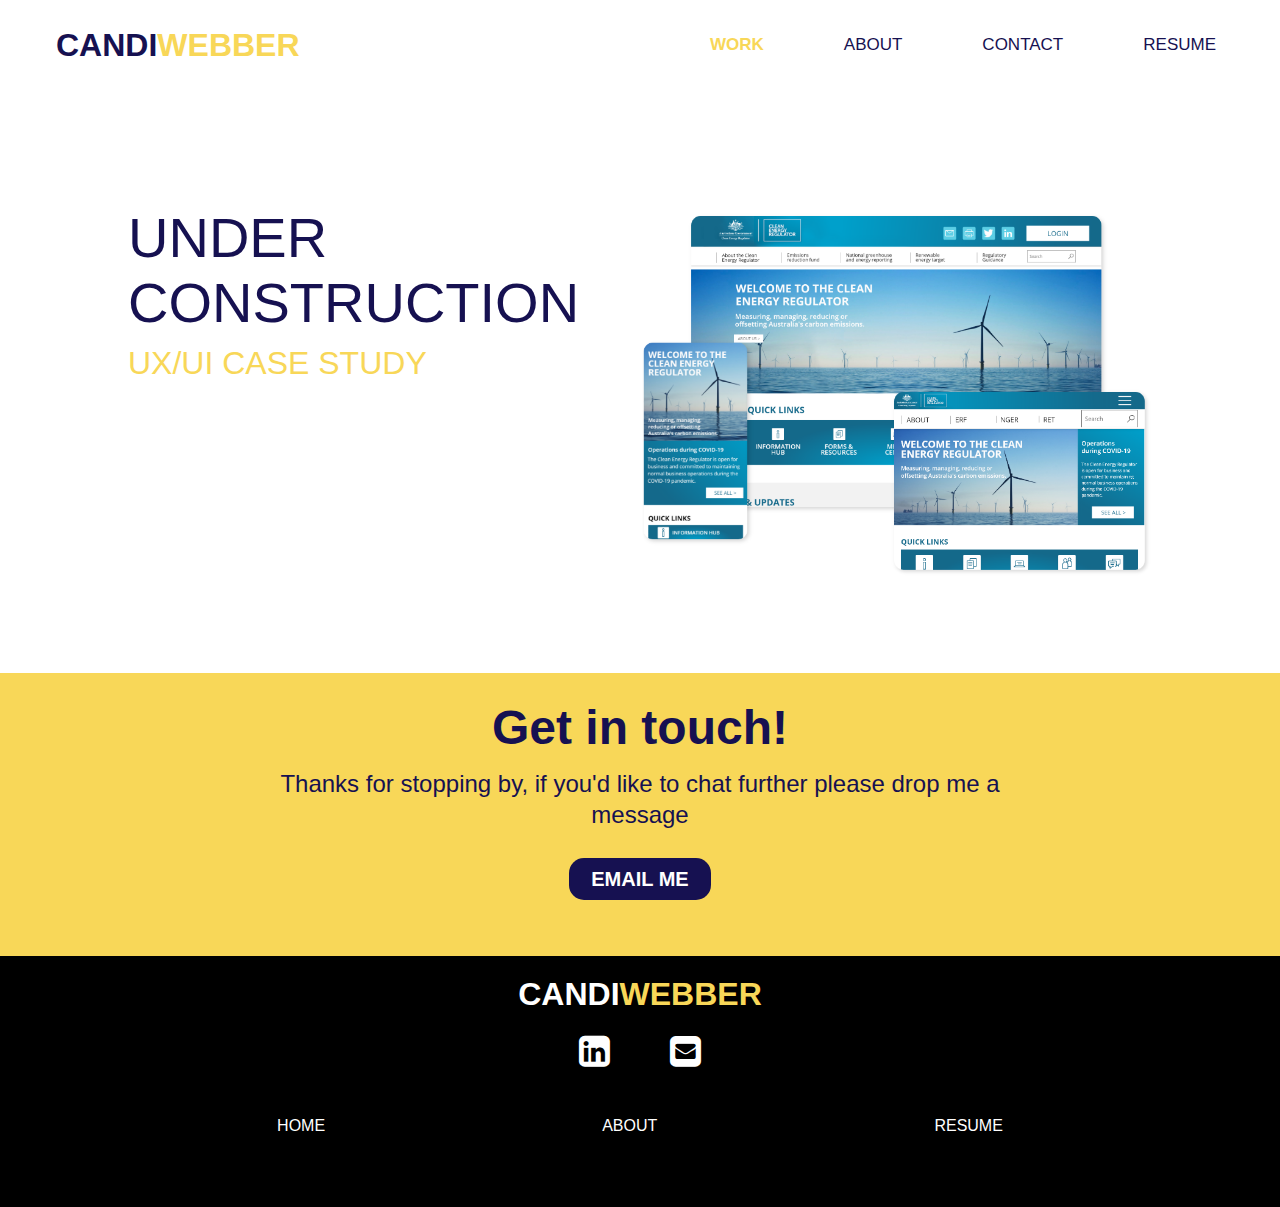
<file: casestudy3.html>
<!DOCTYPE html>
<html lang="en">
<head>
    <meta charset="UTF-8">
    <meta http-equiv="X-UA-Compatible" content="IE=edge">
    <meta name="viewport" content="width=device-width, initial-scale=1.0">
    <title>CandiWebberDesign</title>
    <link href="CSS/casestudy3.css" rel="stylesheet" type="text/css">
    <link href="https://fonts.googleapis.com/css2?family=Open+Sans&amp;family=Playfair+Display&amp;display=swap" rel="stylesheet">
    <link rel="stylesheet" href="https://cdnjs.cloudflare.com/ajax/libs/font-awesome/4.7.0/css/font-awesome.min.css">
    <link href="https://fonts.googleapis.com/css2?family=Lato:ital,wght@0,400;1,900&display=swap" rel="stylesheet">    <script async src="https://www.googletagmanager.com/gtag/js?id=G-MX0LTW5QCW"></script>
<script>
  window.dataLayer = window.dataLayer || [];
  function gtag(){dataLayer.push(arguments);}
  gtag('js', new Date());

  gtag('config', 'G-MX0LTW5QCW');
</script>
</head>

<!-- Coded by Candi Webber Design -->

<body>
<a href="#" class="back-to-top">^</a>
    <!-- Nav bar -->
    <nav class="flexbox" id="flexNav">
        <div class="topnav">
        <div class="logo">
            <!-- <a href="#home" class="active h3 toplogoC">CANDI</a> -->
            <a href="index.html">
            <h3 class="toplogo">CANDI<span class="logovariant">WEBBER</span></h3></a>
            <h3 class="logo-mobile">C<span class="logovariant">W</span></h3>
        </div>

   
        <div id="myLinks" class="button-container">
            <a href="index.html #case-studies"class="active button-nav">WORK</a>
            <a href="about.html" class="button-nav">ABOUT</a>
            <a href="contact.html" class="button-nav">CONTACT</a>
            <a href="./images/CW_210111_Resume.pdf" target="_blank" class="button-nav">RESUME</a>
            
            <div class="burger">
            <a href="javascript:void(0);" class="icon" onclick="myFunction()">
                <img id="burger" src="./images/icon_ burger.png">    </a>
            <!-- <div class="closer">
                <a href="#;" class="icon" onclick=myFunction()><img src="./images/icon_x.png"></a>
                </div> -->
</div>
</div>
<div id="mobLinks" class="mobile-nav" style="display: none;">
    <a href="index.html" class="active button-navM">HOME</a>
    <a href="index.html #case-studies" class="button-navM">WORK</a>
    <a href="about.html" class="button-navM">ABOUT</a>
    <a href="contact.html" class="button-navM">CONTACT</a>
    <a a href="./images/CW_210111_Resume.pdf" target="_blank" class="button-navM">RESUME</a>
</div>
        <!-- <i class="fa fa-bars" style="font-size:24p x" id="burger-menu"></i>     -->

</nav>

<!-- Header section -->
<section class= "hero-section main-grid"> 
    <h1 class="header-title">UNDER CONSTRUCTION</h1>
    <h2 class="header-subhead">UX/UI CASE STUDY</h2>
   
        <img src="images/CER.png" class ="header-image">
   
</section> 


<!-- Contact info -->
<section>
    <div class="contact-container">
        <div class="contact">
            <h4 class="contact">Get in touch!</h4>
        </div>
        <div class="contact-body">
            <p class="contact-body">Thanks for stopping by, if you'd like to chat further please drop me a message</p>
        </div>
        <div class="contact-button">
            <p><a href="mailto:candilola01@gmail.com" class="h5 primary-button">EMAIL ME</a></p>
            
        </div>
    </div>

</section>

<footer>
    <div class="logo">
            <h3 class="footlogoC">CANDI</h3>
            <!-- <h3 class="logo-mobileC">C</h3> -->
            <h3 class="footlogoW">WEBBER </h3>
            <!-- <h3 class="logo-mobileW">W</h3> -->
    </div>
    <div class="footer-icons">
        <a href="https://www.linkedin.com/in/candi-webber-1743637b"><i class="fa fa-linkedin-square icon1" style="font-size:36px; color: white"></i></a>
 
        <a href="mailto:candilola01@gmail.com"><i class="fa fa-envelope-square icon1" style="font-size:36px; color: white"></i></a>
  
        <!-- <a href="#"><i class="fa fa-instagram footer-instagram icon1"  style="font-size:36px; color: white" ></i></a> -->
  </div>
  </div>
    <div class="links">
        <a href="index.html" class="link">HOME</a>
        <a href="about.html" class="link">ABOUT</a>
        <da href="./images/CW_210111_Resume.pdf" target="_blank" class="link">RESUME</a>
    </div>
</footer>

  </div>
</body>

  <script src="https://ajax.googleapis.com/ajax/libs/jquery/3.4.1/jquery.min.js"></script>
  <script src="JS/index.js"></script>
 

</html>
</file>
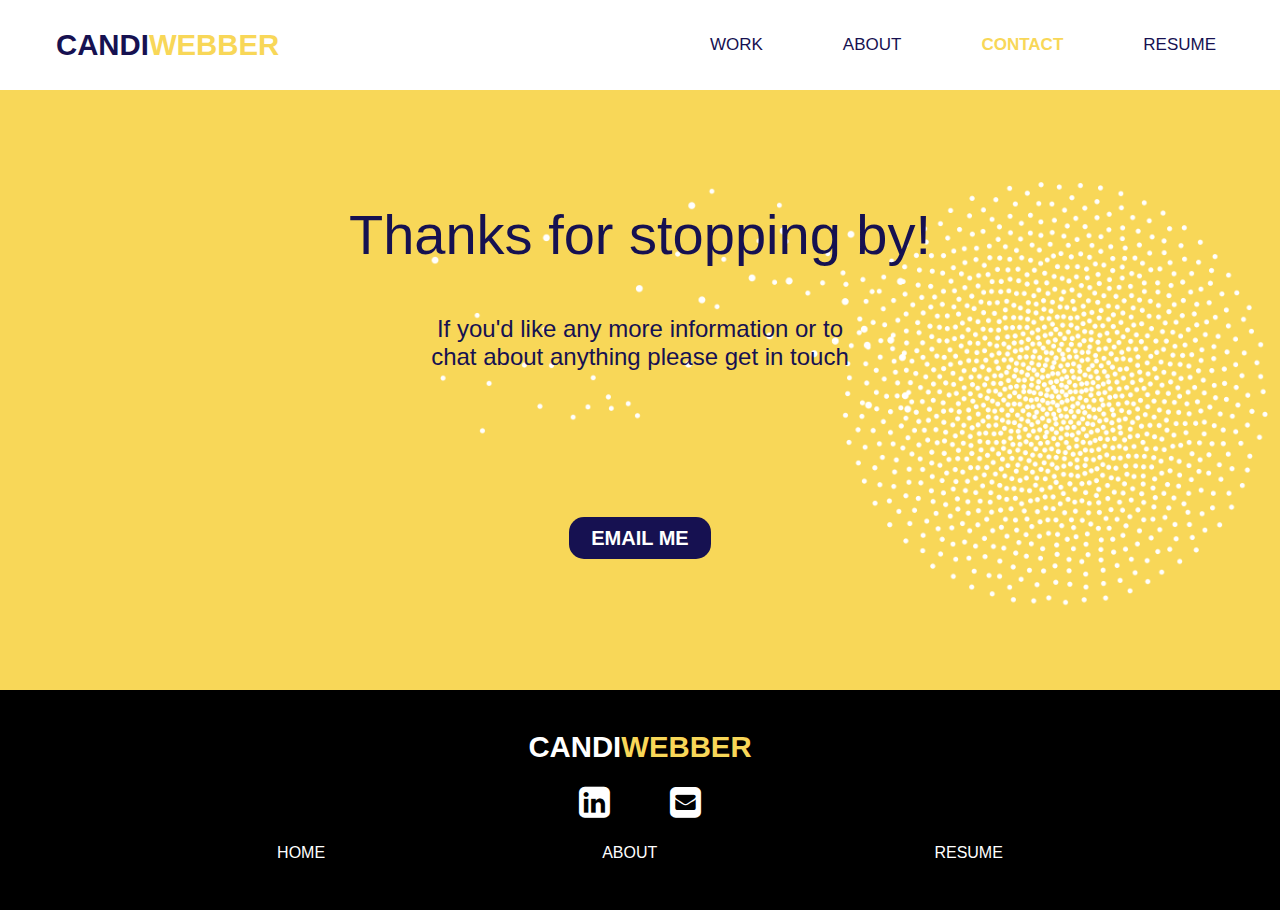
<file: contact.html>
<!DOCTYPE html>
<html lang="en">
<head>
    <meta charset="UTF-8">
    <meta http-equiv="X-UA-Compatible" content="IE=edge">
    <meta name="viewport" content="width=device-width, initial-scale=1.0">
    <title>CandiWebberDesign</title>
    <link href="CSS/contact.css" rel="stylesheet" type="text/css">
    <link href="https://fonts.googleapis.com/css2?family=Open+Sans&amp;family=Playfair+Display&amp;display=swap" rel="stylesheet">
    <link rel="stylesheet" href="https://cdnjs.cloudflare.com/ajax/libs/font-awesome/4.7.0/css/font-awesome.min.css">
    <script async src="https://www.googletagmanager.com/gtag/js?id=G-MX0LTW5QCW"></script>
<script>
  window.dataLayer = window.dataLayer || [];
  function gtag(){dataLayer.push(arguments);}
  gtag('js', new Date());

  gtag('config', 'G-MX0LTW5QCW');
</script>
</head>
<body>


    <!-- Nav bar -->
    <nav class="flexbox" id="flexNav">
        <div class="topnav">
        <div class="logo">
            <!-- <a href="#home" class="active h3 toplogoC">CANDI</a> -->
            <a href="index.html">
                <h3 class="toplogo">CANDI<span class="logovariant">WEBBER</span></h3></a>
                <h3 class="logo-mobile">C<span class="logovariant">W</span></h3>
        </div>

   
        <div id="myLinks" class="button-container">
            <a href="index.html #case-studies" class="button-nav">WORK</a>
            <a href="about.html" class="button-nav">ABOUT</a>
            <a href="contact.html" class="active button-nav">CONTACT</a>
            <a href="./images/CW_210111_Resume.pdf" target="_blank" class="button-nav">RESUME</a>
            
            <div class="burger">
            <a href="javascript:void(0);" class="icon" onclick="myFunction()">
                <img id="burger" src="./images/icon_ burger.png">    </a>
            <!-- <div class="closer">
                <a href="#;" class="icon" onclick=myFunction()><img src="./images/icon_x.png"></a>
                </div> -->
</div>
</div>
<div id="mobLinks" class="mobile-nav" style="display: none;">
    <a href="index.html" class="button-navM">HOME</a>
    <a href="index.html #case-studies" class="button-navM">WORK</a>
    <a href="about.html" class="button-navM">ABOUT</a>
    <a href="contact.html" class="active button-navM">CONTACT</a>
    <a a href="./images/CW_210111_Resume.pdf" target="_blank" class="button-navM">RESUME</a>
</div>
        <!-- <i class="fa fa-bars" style="font-size:24px" id="burger-menu"></i>     -->

</nav>

<!-- Header section -->
<section class= "hero-section"> 
    <h1 class="header-title">Thanks for stopping by!</h1>
    <!-- <h2 class="header-subhead">Thanks for stopping by! </h2> -->
    <h3 class="header-standfirst">If you'd like any more information or to chat about anything please get in touch</h3>

    <div class="header-button">
        <p><a href="mailto:candilola01@gmail.com" class="h5 primary-button">EMAIL ME</a></p>        </div>
</div>   
   
</section>



<footer>
    <div class="logo">
            <h3 class="footlogoC">CANDI</h3>
            <!-- <h3 class="logo-mobileC">C</h3> -->
            <h3 class="footlogoW">WEBBER </h3>
            <!-- <h3 class="logo-mobileW">W</h3> -->
    </div>
    <div class="footer-icons">
        <a href="https://www.linkedin.com/in/candi-webber-1743637b"><i class="fa fa-linkedin-square icon1" style="font-size:36px; color: white"></i></a>
 
        <a href="mailto:candilola01@gmail.com"><i class="fa fa-envelope-square icon1" style="font-size:36px; color: white"></i></a>
  
        <!-- <a href="#"><i class="fa fa-instagram footer-instagram icon1"  style="font-size:36px; color: white" ></i></a> -->
  </div>
  </div>
    <div class="links">
        <a href="index.html" class="link">HOME</a>
        <a href="about.html" class="link">ABOUT</a>
        <da href="./images/CW_210111_Resume.pdf" target="_blank" class="link">RESUME</a>
    </div>
</footer>

  </div>
</body>

  <script src="https://ajax.googleapis.com/ajax/libs/jquery/3.4.1/jquery.min.js"></script>
  <script src="JS/index.js"></script>
 

</html>
</file>
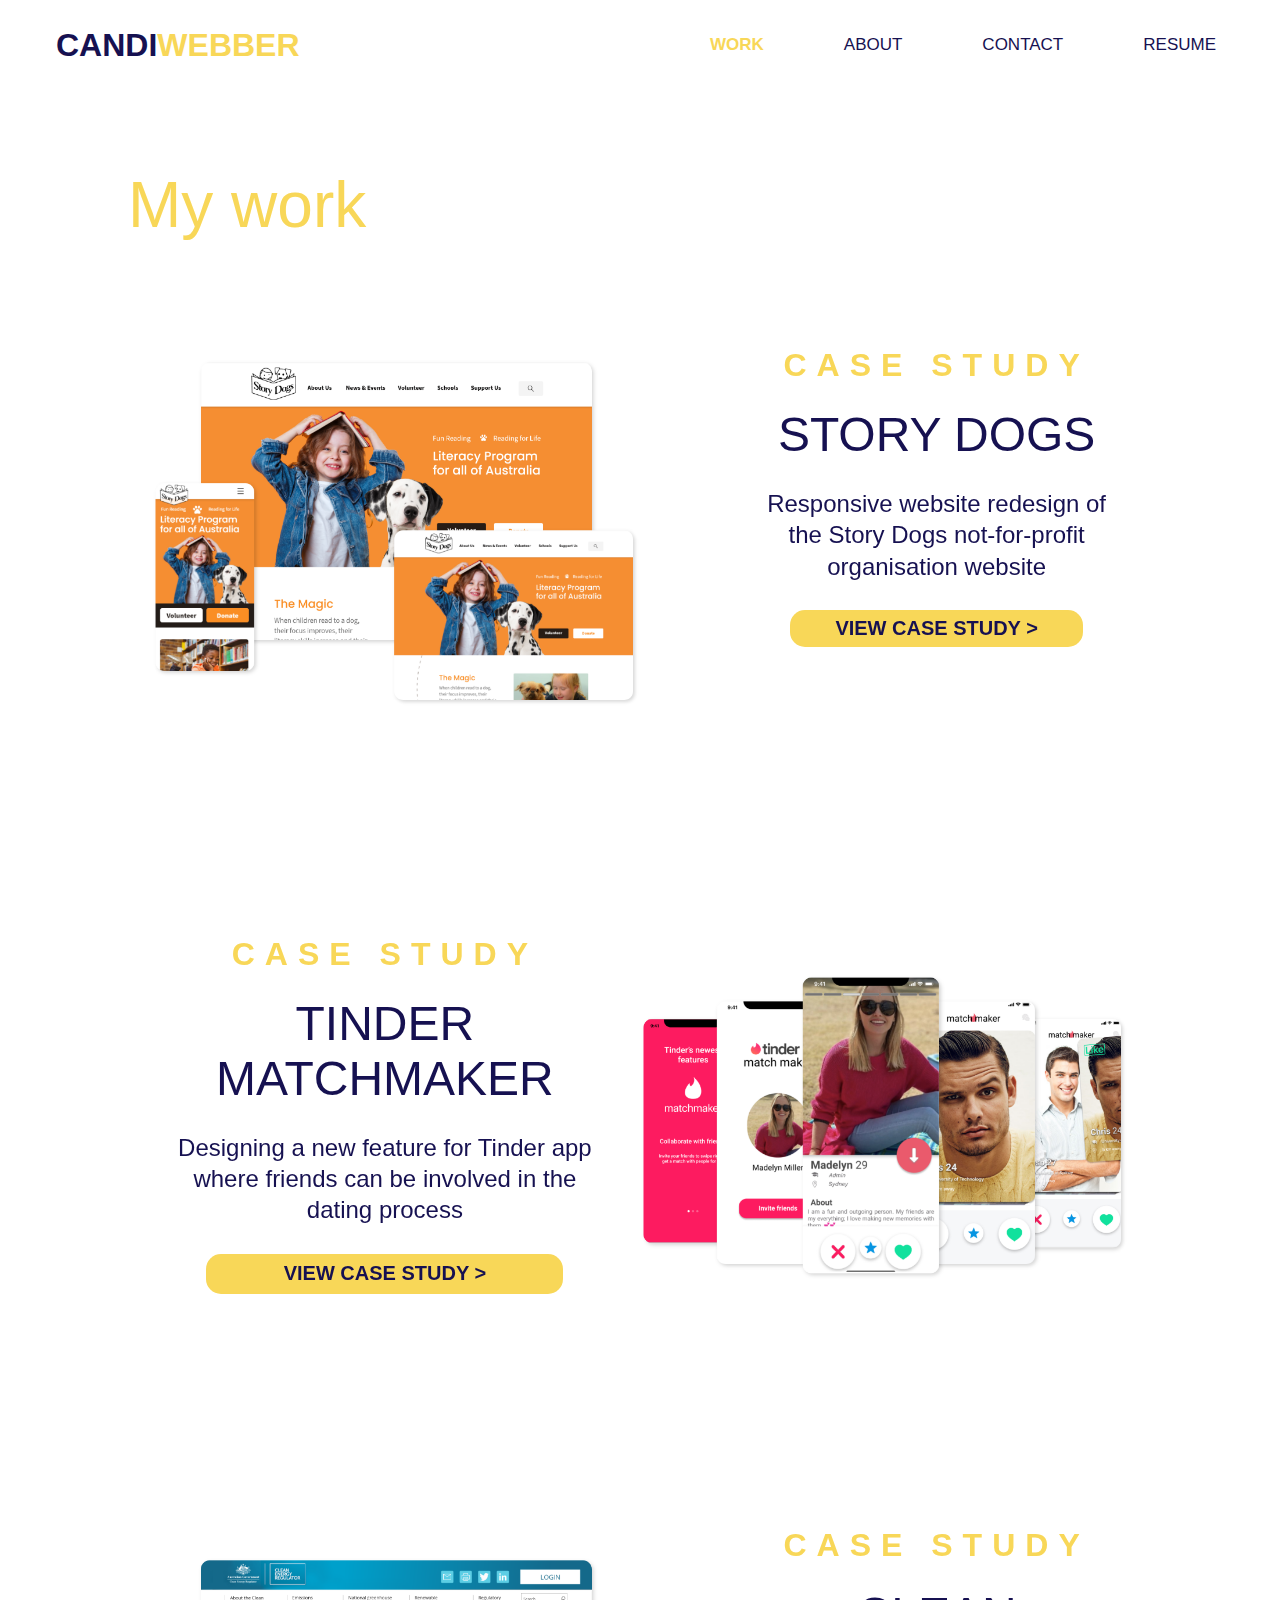
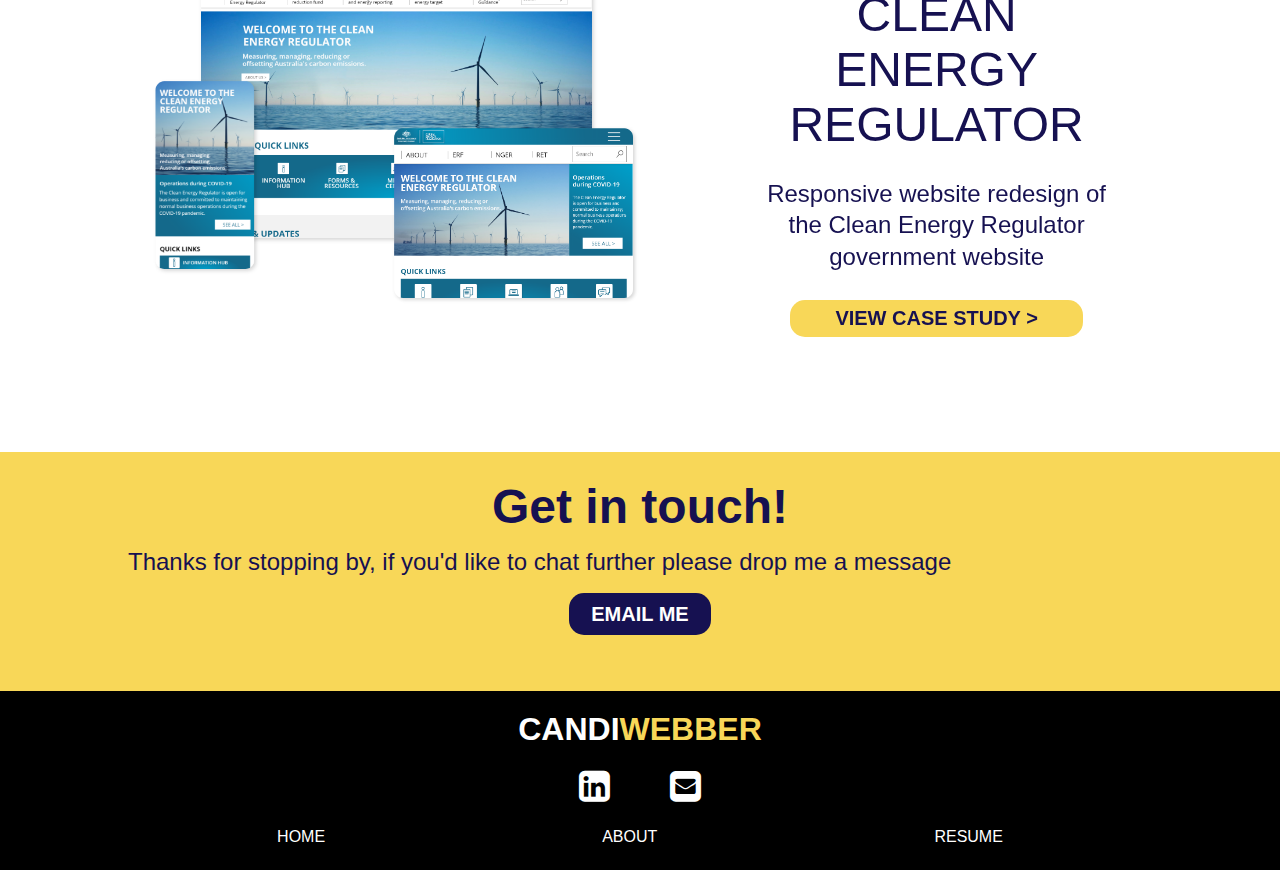
<file: work.html>
<!DOCTYPE html>
<html lang="en">
<head>
    <meta charset="UTF-8">
    <meta http-equiv="X-UA-Compatible" content="IE=edge">
    <meta name="viewport" content="width=device-width, initial-scale=1.0">
    <title>CandiWebberDesign</title>
    <link href="CSS/work.css" rel="stylesheet" type="text/css">
    <link href="https://fonts.googleapis.com/css2?family=Open+Sans&amp;family=Playfair+Display&amp;display=swap" rel="stylesheet">
    <link rel="stylesheet" href="https://cdnjs.cloudflare.com/ajax/libs/font-awesome/4.7.0/css/font-awesome.min.css">
    <link href="https://fonts.googleapis.com/css2?family=Lato:ital,wght@0,400;1,900&display=swap" rel="stylesheet">    <script async src="https://www.googletagmanager.com/gtag/js?id=G-MX0LTW5QCW"></script>
<script>
  window.dataLayer = window.dataLayer || [];
  function gtag(){dataLayer.push(arguments);}
  gtag('js', new Date());

  gtag('config', 'G-MX0LTW5QCW');
</script>
</head>
<body>
<a href="#" class="back-to-top">^</a>
    <!-- Nav bar -->
    <nav class="flexbox" id="flexNav">
        <div class="topnav">
        <div class="logo">
            <!-- <a href="#home" class="active h3 toplogoC">CANDI</a> -->
            <a href="index.html">
            <h3 class="toplogo">CANDI<span class="logovariant">WEBBER</span></h3></a>
            <h3 class="logo-mobile">C<span class="logovariant">W</span></h3>
        </div>

   
        <div id="myLinks" class="button-container">
            <a href="work.html" class="active button-nav">WORK</a>
            <a href="about.html" class="button-nav">ABOUT</a>
            <a href="contact.html" class="button-nav">CONTACT</a>
            <a href="./images/CW_210111_Resume.pdf" target="_blank" class="button-nav">RESUME</a>
            
            <div class="burger">
            <a href="javascript:void(0);" class="icon" onclick="myFunction()">
                <img id="burger" src="./images/icon_ burger.png">    </a>
            <!-- <div class="closer">
                <a href="#;" class="icon" onclick=myFunction()><img src="./images/icon_x.png"></a>
                </div> -->
</div>
</div>
<div id="mobLinks" class="mobile-nav" style="display: none;">
    <a href="index.html" class="button-navM">HOME</a>
    <a href="work.html" class="active button-navM">WORK</a>
    <a href="about.html" class="button-navM">ABOUT</a>
    <a href="contact.html" class="button-navM">CONTACT</a>
    <a a href="./images/CW_210111_Resume.pdf" target="_blank" class="button-navM">RESUME</a>
</div>
        <!-- <i class="fa fa-bars" style="font-size:24p x" id="burger-menu"></i>     -->

</nav>

<!-- Header section -->
<!-- <section class= "hero-section main-grid"> 
    <h1 class="header-title">My work</h1> -->
    <!-- <h2 class="header-subhead">UX/UI DESIGNER</h2>
    <h3 class="header-standfirst">I have more than two decades of experience creating pleasing designs, organising content and planning beautiful, user interfaces... 
        understanding the user is at the heart of everything I do.</h3>
    <a href="contact.html" class="h5 primary-button header-button">GET IN TOUCH</a> -->
   
<!-- </section>  -->

<div>
    <h1 class="section-head">My work</h1>
    <!-- <h4 class ="section-head">My work</h4> -->
</div>

<!-- case studies -->
<section class="work">
 <!-- Card1 start -->
  
 <div class="main-grid cs-box1">
    <div class="CS-pic1">
        <a href="./casestudy2.html"></a>
    </div>
    <div class="CS-right">
        <div class="content">
            <!-- <span class="grid-space"></span> -->
            <h5 class="cs-tag">CASE STUDY</h5>
            <h1 class="cs-head"> STORY DOGS</h1>
             <p>Responsive website redesign of the Story Dogs not-for-profit organisation website</p>
         </div>
            <a href="./casestudy2.html" class="secondary-button cs-btn">VIEW CASE STUDY ></a>
    </div>
</div>

<!-- Card1 End --> 

<!-- Card2 Start -->
<div class="main-grid cs-box2">
    <div class="CS-pic2"></div>
    <div class="CS-left">
        <div class="content">
            <h5 class="cs-tag">CASE STUDY</h5>
            <h1 class="cs-head"> TINDER MATCHMAKER</h1>
             <p>Designing a new feature for Tinder app where friends can be involved in the dating process</p>
         </div>
            <button class="secondary-button cs-btn">VIEW CASE STUDY ></button>
    </div>
</div>
<!-- Card2 End -->

<!-- Card3 Start -->
<div class="main-grid cs-box3">
    <div class="CS-pic3"></div>
    <div class="CS-right">
        <div class="content">
            <h5 class="cs-tag">CASE STUDY</h5>
            <h1 class="cs-head"> CLEAN ENERGY REGULATOR</h1>
             <p>Responsive website redesign of the Clean Energy Regulator government website</p>
         </div>
            <button class="secondary-button cs-btn">VIEW CASE STUDY ></button>
    </div>
</div>
</section>
<!-- CARD 3 End -->

<!-- Contact info -->
<section>
    <div class="contact-container">
        <div class="contact">
            <h4 class="contact">Get in touch!</h4>
        </div>
        <div class="contact-body">
            <p>Thanks for stopping by, if you'd like to chat further please drop me a message</p>
        </div>
        <div class="contact-button">
            <p><a href="mailto:candilola01@gmail.com" class="h5 primary-button">EMAIL ME</a></p>
            
        </div>
    </div>

</section>

<footer>
    <div class="logo">
            <h3 class="footlogoC">CANDI</h3>
            <!-- <h3 class="logo-mobileC">C</h3> -->
            <h3 class="footlogoW">WEBBER </h3>
            <!-- <h3 class="logo-mobileW">W</h3> -->
    </div>
    <div class="footer-icons">
        <a href="https://www.linkedin.com/in/candi-webber-1743637b"><i class="fa fa-linkedin-square icon1" style="font-size:36px; color: white"></i></a>
 
        <a href="mailto:candilola01@gmail.com"><i class="fa fa-envelope-square icon1" style="font-size:36px; color: white"></i></a>
  
        <!-- <a href="#"><i class="fa fa-instagram footer-instagram icon1"  style="font-size:36px; color: white" ></i></a> -->
  </div>
  </div>
    <div class="links">
        <a href="index.html" class="link">HOME</a>
        <a href="about.html" class="link">ABOUT</a>
        <da href="./images/CW_210111_Resume.pdf" target="_blank" class="link">RESUME</a>
    </div>
</footer>

  </div>
</body>

  <script src="https://ajax.googleapis.com/ajax/libs/jquery/3.4.1/jquery.min.js"></script>
  <script src="JS/index.js"></script>
 

</html>
</file>
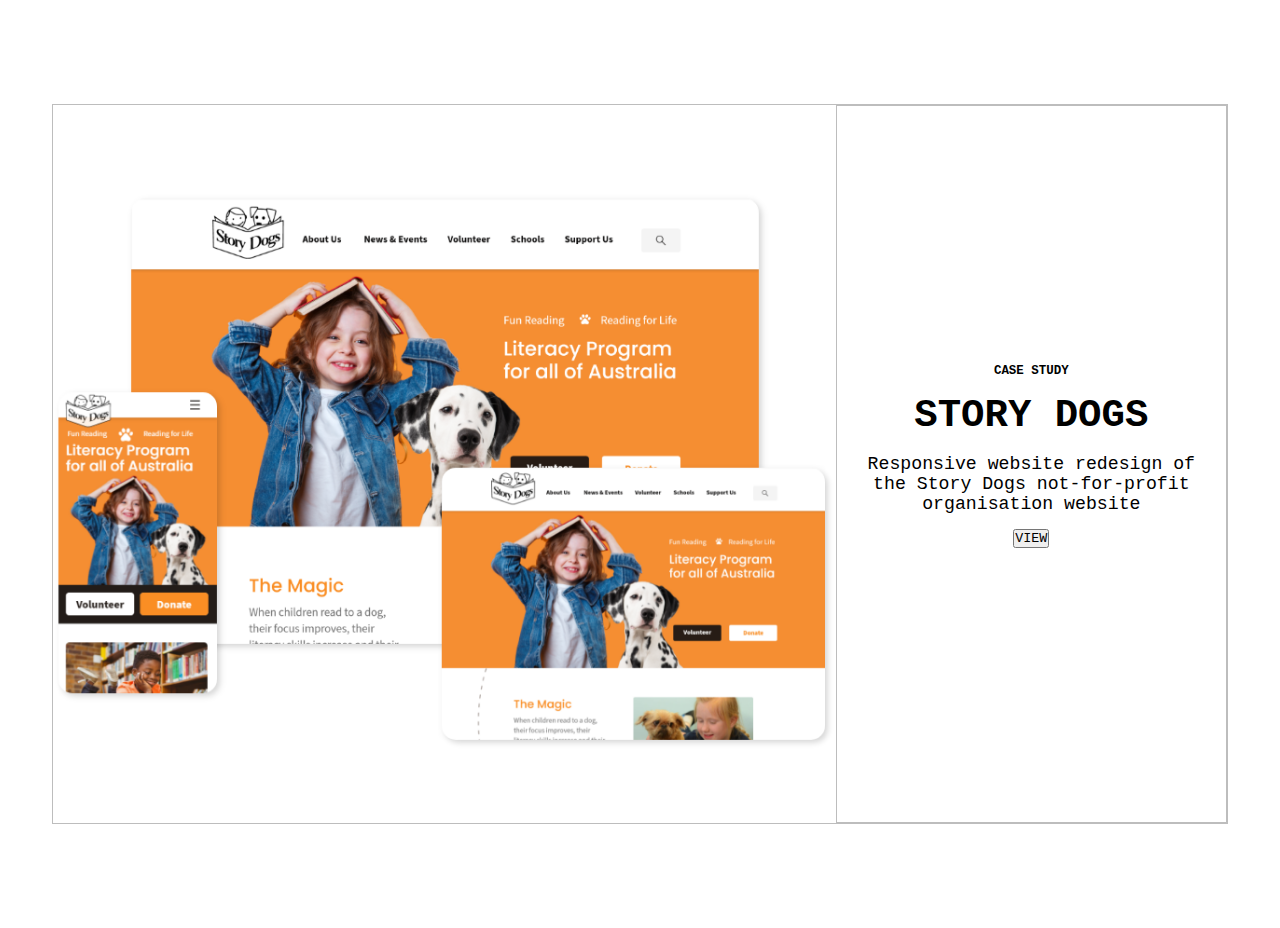
<file: 200221_candi/UX_UI_HW_REDESIGN-master/alignment.html>
<!DOCTYPE html>
<html lang="en">

<head>
    <meta charset="UTF-8">
    <meta http-equiv="X-UA-Compatible" content="IE=edge">
    <meta name="viewport" content="width=device-width, initial-scale=1.0">
    <title>Document</title>

    <style>
        * {
            box-sizing: border-box;
            padding: 0;
            margin: 0;
            font-family: monospace;
        }
        
        .ln {
            border: 1px solid #bdbdbd;
        }
        
        body {
            padding: 8rem 4rem;
        }
        
        main {
            height: 720px;
            display: grid;
            grid-template-columns: repeat(12, 1fr);
        }
        
        .thumbnail {
            grid-column: span 8;
            background: url("./storydogs.png") no-repeat;
            /* Or if you arent using shorthand like above, you can manually call the background-position attribute */
            background-position: center;
            background-size: contain;
        }
        
        .details {
            grid-column: span 4;
            padding: 0 2rem;
            display: flex;
            flex-flow: column;
            align-items: center;
            justify-content: center;
            text-align: center;
        }
        /* This is a special selector to select ALL children of .details and give them all some margin-bottom, for better spacing */
        
        .details * {
            margin-bottom: 1.2rem;
        }
        /* cosmetics */
        
        h2 {
            font-size: 3rem;
        }
        
        h4 {
            font-size: .96rem;
        }
        
        p {
            font-size: 1.4rem;
        }
    </style>

</head>

<body>

    <main class="ln">
        <div class="thumbnail"></div>
        <div class="details ln">
            <h4>CASE STUDY</h4>
            <h2>STORY DOGS</h2>
            <p>Responsive website redesign of the Story Dogs not-for-profit organisation website</p>
            <button>VIEW</button>
        </div>
    </main>

</body>

</html>
</file>
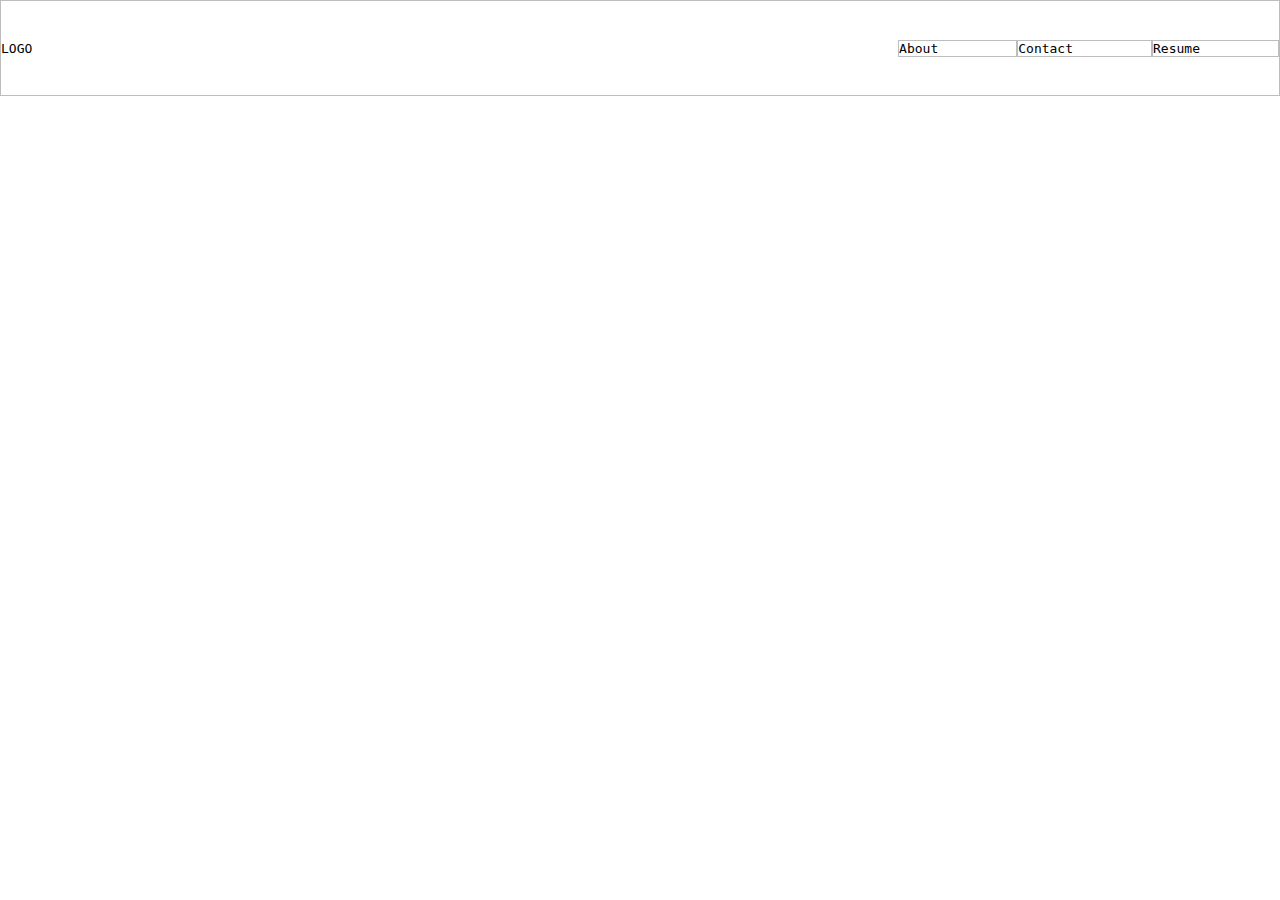
<file: 200221_candi/UX_UI_HW_REDESIGN-master/burger.html>
<!DOCTYPE html>
<html lang="en">

<head>
    <meta charset="UTF-8">
    <meta http-equiv="X-UA-Compatible" content="IE=edge">
    <meta name="viewport" content="width=device-width, initial-scale=1.0">
    <title>Document</title>

    <style>
        * {
            box-sizing: border-box;
            padding: 0;
            margin: 0;
            font-family: monospace;
        }
        
        .ln {
            border: 1px solid #bdbdbd;
        }
        
        .flex {
            display: flex;
        }
        
        ul {
            list-style: none;
        }
        
        nav .container {
            height: 96px;
            align-items: center;
            justify-content: space-between;
        }
        
        .brand,
        .burger {
            max-width: 256px;
            margin-right: 1rem;
        }
        
        .burger {
            display: none;
        }
        
        .links {
            justify-content: flex-end;
            align-items: center;
            flex-grow: 1;
        }
        
        .links * {
            padding-right: 6rem;
        }
        
        .links-mobile>* {
            height: 4rem;
        }
        
        @media only screen and (max-width: 600px) {
            .burger {
                display: inherit;
            }
            .links {
                display: none;
            }
        }
    </style>

</head>

<body>

    <nav>
        <div class="container flex ln">
            <div class="brand">LOGO</div>
            <ul class="links flex">
                <li class="ln">About</li>
                <li class="ln">Contact</li>
                <li class="ln">Resume</li>
            </ul>
            <div class="burger">
                <a href="#;" class="icon" onclick=myFunction()><img src="./icon_ burger.png"></a>
            </div>
           
        </div>

        <ul id="myLinks" class="links-mobile" style="display: none">
            <li class="ln">About</li>
            <li class="ln">Contact</li>
            <li class="ln">Resume</li>
        </ul>

    </nav>

    <script>
        /* Toggle between showing and hiding the navigation menu links when the user clicks on the hamburger menu / bar icon */
        function myFunction() {
            console.log("hello")
            var mobileLinks = document.getElementById("myLinks");
            if (mobileLinks.style.display == "none") {
                console.log("setting to display:block")
                mobileLinks.style.display = "block";
            } else {
                console.log("setting to display:none")
                mobileLinks.style.display = "none";
            }
        }
    </script>

</body>

</html>
</file>
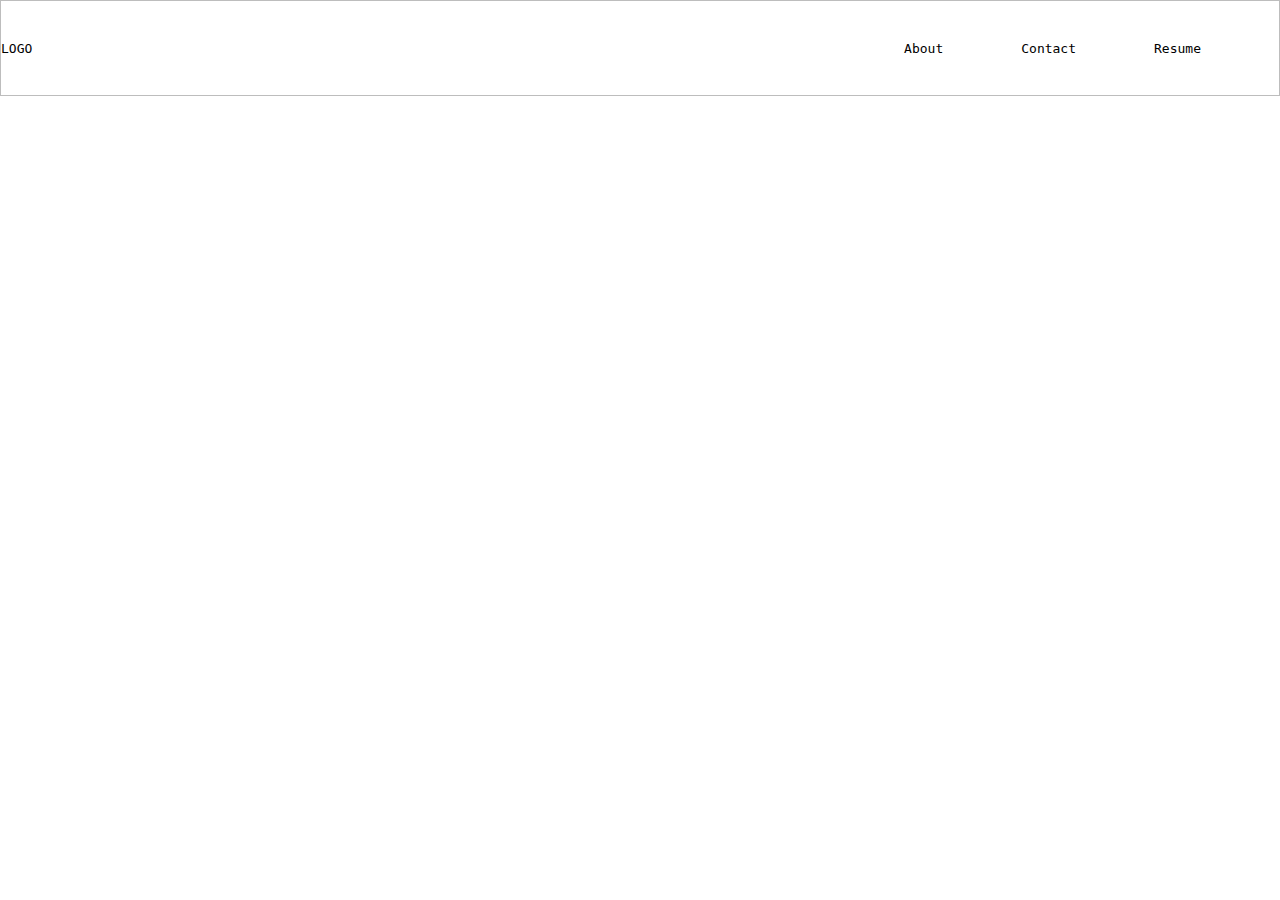
<file: 200221_candi/UX_UI_HW_REDESIGN-master/demo.html>
<!DOCTYPE html>
<html lang="en">

<head>
    <meta charset="UTF-8">
    <meta http-equiv="X-UA-Compatible" content="IE=edge">
    <meta name="viewport" content="width=device-width, initial-scale=1.0">
    <title>Document</title>

    <style>
        * {
            box-sizing: border-box;
            padding: 0;
            margin: 0;
            font-family: monospace;
        }
        
        .ln {
            border: 1px solid #bdbdbd;
        }
        
        .flex {
            display: flex;
        }
        
        ul {
            list-style: none;
        }
        
        nav .container {
            height: 96px;
            align-items: center;
            justify-content: space-between;
        }
        
        .brand,
        .burger {
            max-width: 256px;
            margin-right: 1rem;
        }
        
        .burger {
            display: none;
        }
        
        .links {
            justify-content: flex-end;
            align-items: center;
            flex-grow: 1;
        }
        
        .links * {
            padding-right: 6rem;
        }
        
        .links-mobile>* {
            height: 4rem;
        }
        
        @media only screen and (max-width: 600px) {
            .burger {
                display: inherit;
            }
            .links {
                display: none;
            }
        }
    </style>

</head>

<body>

    <nav>

        <div class="container flex ln">

            <div class="brand">LOGO</div>
            <ul class="links flex">
                <li>About</li>
                <li>Contact</li>
                <li>Resume</li>
            </ul>

            <div class="burger">
                <a href="#" class="icon" onclick=myFunction()>
                    <img id="burger" src="./icon_ burger.png">
                </a>
            </div>
        </div>

        <ul id="myLinks" class="links-mobile" style="display: none;">
            <li class="ln">About</li>
            <li class="ln">Contact</li>
            <li class="ln">Resume</li>
        </ul>

    </nav>

    <script>
        // check the display state of mobile menu
        // if its already 'none', make it block
        // if its already 'block', make it none

        function myFunction() {
            var mobileLinks = document.getElementById("myLinks")
            var burger = document.getElementById("burger")

            if (mobileLinks.style.display == "none") {
                mobileLinks.style.display = "block"
                burger.src = "./icon_x.png"
            } else {
                mobileLinks.style.display = "none"
                burger.src = "icon_burger.png"
            }
        }
    </script>

</body>

</html>
</file>
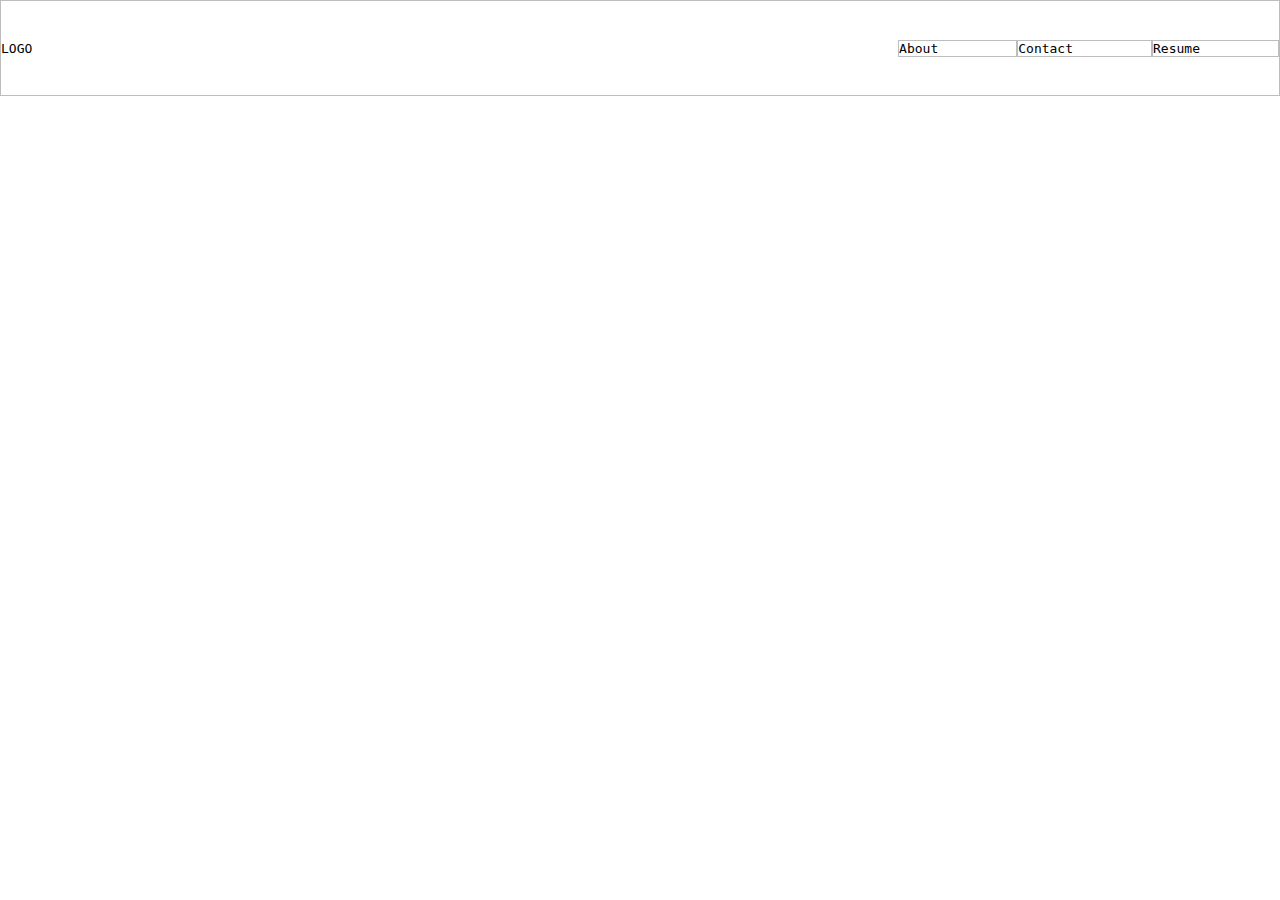
<file: 200221_candi/UX_UI_HW_REDESIGN-master/slide.html>
<!DOCTYPE html>
<html lang="en">

<head>
    <meta charset="UTF-8">
    <meta http-equiv="X-UA-Compatible" content="IE=edge">
    <meta name="viewport" content="width=device-width, initial-scale=1.0">
    <title>Document</title>

    <script src="https://code.jquery.com/jquery-3.4.1.js"></script>

    <style>
        * {
            box-sizing: border-box;
            padding: 0;
            margin: 0;
            font-family: monospace;
        }
        
        .ln {
            border: 1px solid #bdbdbd;
        }
        
        .flex {
            display: flex;
        }
        
        ul {
            list-style: none;
        }
        
        nav .container {
            height: 96px;
            align-items: center;
            justify-content: space-between;
        }
        
        .brand,
        .burger {
            max-width: 256px;
            margin-right: 1rem;
        }
        
        .burger {
            display: none;
        }
        
        .links {
            justify-content: flex-end;
            align-items: center;
            flex-grow: 1;
        }
        
        .links * {
            padding-right: 6rem;
        }
        
        .links-mobile {
            display: none;
            background-color: black;
            color: white;
        }
        
        .links-mobile>* {
            height: 4rem;
        }
        
        @media only screen and (max-width: 600px) {
            .burger {
                display: inherit;
            }
            .links {
                display: none;
            }
        }
        
        .toggle {
            display: block;
        }
    </style>

</head>

<body>

    <nav>
        <div class="container flex ln">
            <div class="brand">LOGO</div>
            <ul class="links flex">
                <li class="ln">About</li>
                <li class="ln">Contact</li>
                <li class="ln">Resume</li>
            </ul>
            <div class="burger">
                <a href="#;" class="icon" onclick=myFunction()><img src="./icon_ burger.png"></a>
            </div>
        </div>

        <ul id="myLinks" class="links-mobile">
            <li class="ln">About</li>
            <li class="ln">Contact</li>
            <li class="ln">Resume</li>
        </ul>

    </nav>

    <script>
        $(".burger").on("click", function() {
            $("#myLinks").slideToggle();
        })
    </script>

</body>

</html>
</file>
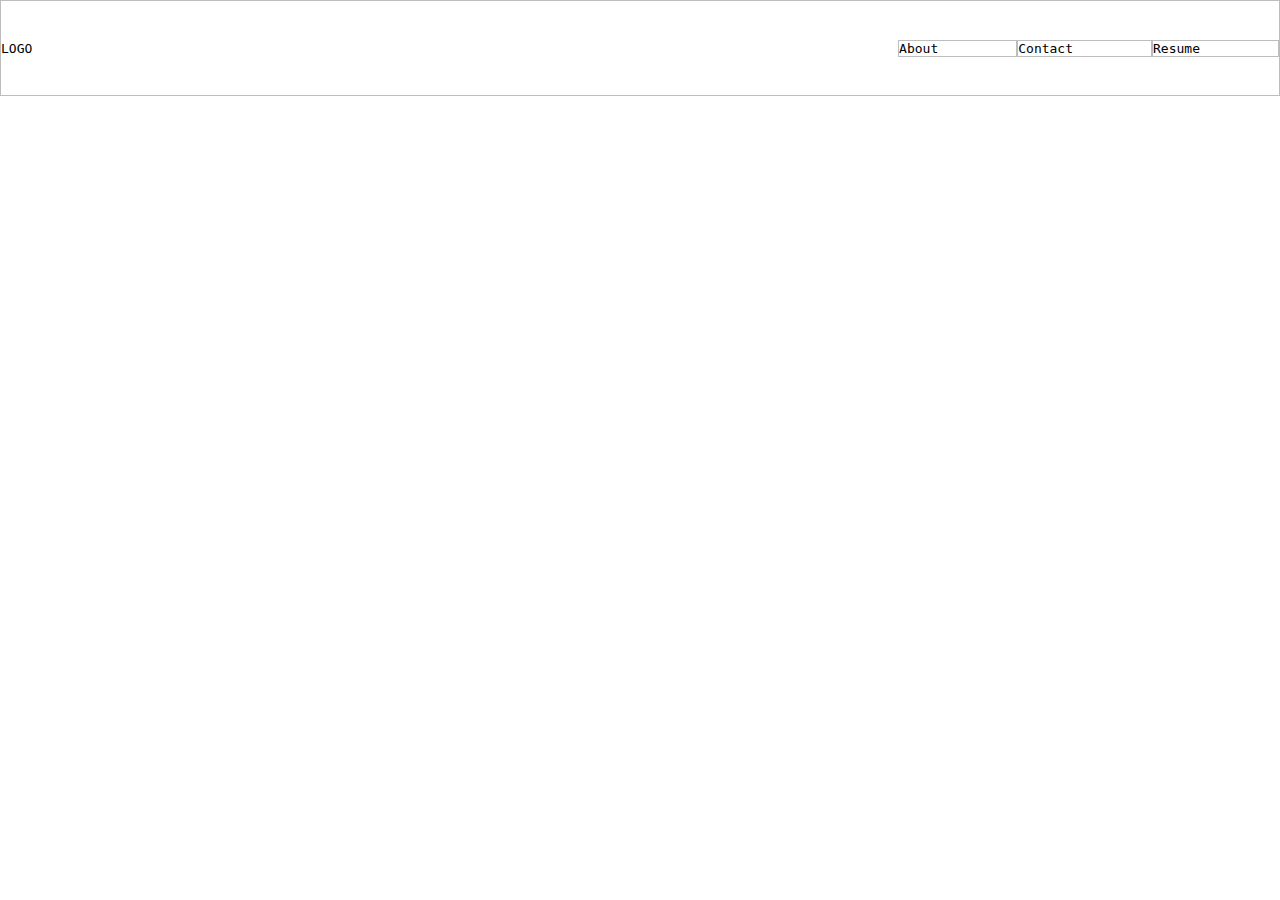
<file: 200221_candi/UX_UI_HW_REDESIGN-master/toggle.html>
<!DOCTYPE html>
<html lang="en">

<head>
    <meta charset="UTF-8">
    <meta http-equiv="X-UA-Compatible" content="IE=edge">
    <meta name="viewport" content="width=device-width, initial-scale=1.0">
    <title>Document</title>

    <style>
        * {
            box-sizing: border-box;
            padding: 0;
            margin: 0;
            font-family: monospace;
            transition: 240ms;
        }
        
        .ln {
            border: 1px solid #bdbdbd;
        }
        
        .flex {
            display: flex;
        }
        
        ul {
            list-style: none;
        }
        
        nav .container {
            height: 96px;
            align-items: center;
            justify-content: space-between;
        }
        
        .brand,
        .burger {
            max-width: 256px;
            margin-right: 1rem;
        }
        
        .burger {
            display: none;
        }
        
        .links {
            justify-content: flex-end;
            align-items: center;
            flex-grow: 1;
        }
        
        .links * {
            padding-right: 6rem;
        }
        
        .links-mobile {
            display: none;
        }
        
        .links-mobile>* {
            height: 4rem;
        }
        
        @media only screen and (max-width: 600px) {
            .burger {
                display: inherit;
            }
            .links {
                display: none;
            }
        }
        
        .toggle {
            display: block;
        }
    </style>

</head>

<body>

    <nav>
        <div class="container flex ln">
            <div class="brand">LOGO</div>
            <ul class="links flex">
                <li class="ln">About</li>
                <li class="ln">Contact</li>
                <li class="ln">Resume</li>
            </ul>
            <div class="burger">
                <a href="#;" class="icon" onclick=myFunction()><img src="./icon_ burger.png"></a>
            </div>
        </div>

        <ul id="myLinks" class="links-mobile">
            <li class="ln">About</li>
            <li class="ln">Contact</li>
            <li class="ln">Resume</li>
        </ul>

    </nav>

    <script>
        /* Toggle between showing and hiding the navigation menu links when the user clicks on the hamburger menu / bar icon */
        function myFunction() {
            console.log("toggler");
            var element = document.getElementById("myLinks");
            element.classList.toggle("toggle");
        }
    </script>

</body>

</html>
</file>
<file: CSS/style.css>
:root {
    --primary: #F8D758;
    --secondary: #161151;
    --accent: #181715;
    --font-display: 'Montserrat', sans-serif;
    --font-body: 'Montserrat', sans-serif;
}



* {
    margin: 0;
    padding: 0;
}



h1,
h2,
h3,
h4,
h5,
h6 {
    font-family: var(--font-display);
}

h1 {
    font-size: 3.5rem;
    font-weight: 400;
    color: var(--secondary);
}

h2 {
    font-family: var(--font-display);
    font-size: 2rem;
    font-weight: 400;
}
h3{
    font-family: var(--font-display);
    font-size: 1.2rem;
    font-weight: 400;
    color: var(--accent);
}
h4{
    color: var(--primary);
    font-size: 3rem;
    font-weight: 700;
    padding-bottom: 12px;
    line-height: 97%;
}

h5{
    color: var(--primary);
    font-family: var(--font-display);
    font-size: 2rem;
    font-weight: 400;
    text-transform: uppercase;
    letter-spacing: 10px;
    line-height: 97%;
    padding-bottom: 12px;
}

h6{
    color: var(--primary);
    font-family: var(--font-display);
    font-size: 1.5rem;
    font-weight: 300;
    /* text-transform: uppercase; */
    letter-spacing: 10px;
    line-height: 97%;
    padding-bottom: 12px;

}

p{
    color: var(--accent);
    line-height: 130%;
    padding-bottom: 12px;
    font-size: 1.5rem;
    text-align: left;
}

p,
li {
    font-family: var(--font-body);
    color: var(--secondary);
}


html,
body {
    height: 100vh;
    width: 100vw;
}

body {
    margin: 0;
    padding: 0;
    overflow-x: hidden;
    font-family: var(--font-body);
    /* color: white; */
}
.back-to-top{
    display: none;
    font-family: 'Lato', sans-serif;
    color: white;
    position: fixed;
    bottom: 60px;
    right: 60px;
    background-color: rgba(0, 0, 0, 0.7);
    width: 50px;
    height: 50px;
    border-radius: 70px;
    font-size: 3rem;
    font-weight: 500;
    text-align: center;
    text-decoration: none;
    }

.primary-button {
    font-size: 20px;
    font-weight: 600;
    background-color: var(--secondary);
    font-family: var(--font-body);
    color:white;
    padding: 10px 22px 10px 22px;
    text-align: center;
    border: none;
    border-radius: 15px;
    text-decoration: none;
    /* max-height: 2rem; */
    
    
}
.primary-button:hover {
    transform: scale(1.03);
    box-shadow: 2px 2px 4px  rgba(0, 0, 0, 0.4);
    transition: 0.1s;
    transition-timing-function: ease-in;
}
.secondary-button {
    font-size: 20px;
    font-weight: 600;
    background-color: var(--primary);
    font-family: var(--font-body);
    color: var(--secondary);
    padding: 2% 2%;
    text-align: center;
    border: none;
    border-radius: 15px;
    /* align-items: center; */
    
}
.secondary-button:hover {
    transform: scale(1.03);
    box-shadow: 2px 2px 4px  rgba(0, 0, 0, 0.4);
    transition: 0.1s;
    transition-timing-function: ease-in;
}
img {
    width: 100%;
    height: auto;
  }

nav {
    background-color: white;
    height: 90px;
}
.flexbox {
    background-color: white;
    display: flex;
    flex-direction: row;
    align-items: center;
    position: sticky;
    top: 0;
}

.logo {
    white-space: nowrap;
}

nav .logo,
footer .logo {
    padding: 0px 40px;
    display: flex;
    justify-content: center;
    align-items: center;
}

.logo h3 {
    font-family: var(--font-display);
    font-size: 2rem;
    /* font-kerning: -70; */
    font-weight: 800;
}
.logo-mobile {
    color: var(--secondary);
    font-family: var(--font-display);
    font-size: 2rem;
    font-weight: 800;
    display: none;
}

.toplogo {
    color: var(--secondary);
    font-family: var(--font-display);
    font-size: 3rem;
    font-weight: 800;
}
.logovariant {
    color: var(--primary);
    
}

/* nav .toplogoW {
    align-self: flex-start;
    
} */

.button-container {
    display: flex;
    flex-grow: 1;
    justify-content: flex-end;
}

.button-nav {
    color: var(--secondary);
    font-weight: 500;
    display: flex;
    justify-content: center;
    align-items: center;
    padding: 0px 40px;
    transition: 0.24s;
    margin-right: 3rem;
}
.active{
    color: var(--primary) !important;
    font-weight: bolder;
    display: flex;
    justify-content: center;
    align-items: center;
    padding: 0px 40px;
    transition: 0.24s;
    margin-right: 3rem;
}

/* .topnav a.icon {
    display: none;
} */
.burger {
    display: none;
    }    

.closer {
    display: none;
    }  
.topnav {
    display: flex;
    flex-direction: row;
    justify-content: space-between;
    overflow: hidden;
    background-color: white;
    width: 100vw;
    /* position: relative; */
  }
.topnav a {
    color: var(--secondary);
    padding: 14px 16px;
    text-decoration: none;
    font-size: 17px;
    /* display: block; */
  }
.topnav a.icon {

    display: block;
    position: absolute;
    right: 0;
    top: 0;
  }  
/* body */
.main-grid {
    display: grid;
    grid-template-columns: repeat(12, minmax(10px, 1fr));
    grid-template-rows: auto;
    padding: 5% 10%;
}

.hero-section{
    background-color: var(--primary);
    background-image: url("../images/Group\ 41.png");
    background-repeat: no-repeat;
    background-size: 100vw;
    min-height: 500px;
    max-height: 97vh;
}
.leadpic{
    display: none;
}
.header-title {
    grid-area: 2 / 1 / span 1 / span 6;
    padding: 30% 0% 2% 0;
}
/* .header-image{
    grid-area: 1 / 7 / span 6 / span 12;
    padding: 0% 0% 0% 0;
} */
.header-subhead{
    color: black;
    grid-area: 3 / 1 / span 1 / span 6;
    padding: 0% 0% 5% 0;
}
.header-standfirst{
    grid-area: 4 / 1 / span 1 / span 6;
    padding: 0% 0% 5% 0;
}
.header-button{
    grid-area: 5 / 1 / span 1 / span 3;
    text-decoration: none;
    /* padding: 1% 4% 1% 4%; */
    
}

.section-head{
    padding: 30px 10% 12px 10%;
    color: var(--secondary);
    
}


/* case studies */
.work{
    margin-left: 10%;
    margin-right: 10%;
   
}
.cs-box1 {
    padding: 1.5rem;
    min-height: 500px;
    margin: 0 0 5% 0;

}
.cs-box2 {
    padding: 1.5rem;
    min-height: 500px;
    margin: 0 0 5% 0;

}
.cs-box3 {
    padding: 1.5rem;
    min-height: 500px;
    margin: 0 0 5% 0;

}

.CS-pic1:hover,
.CS-pic2:hover, 
.CS-pic3:hover  {
    transform: scale(1.03);
    transition: 0.2s;
    transition-timing-function: ease-in;
}

.CS-pic1 {
    grid-area: 1 / 1 / span 6 / span 6;
    /* padding: 0% 0% 5% 0; */
    background: url("../images/ASA\ thumbnail.png") no-repeat center;
    background-size: contain;
    
}
.CS-pic2 {
    grid-area: 1 / 7 / span 6 / span 6;
    /* padding: 0% 0% 5% 0; */
    background: url("../images/StoryDogs.png") no-repeat center;
    background-size: contain;
}
.CS-pic3 {
    grid-area: 1 / 1 / span 6 / span 6;
    /* padding: 0% 0% 5% 0; */
    background: url("../images/CER.png") no-repeat center;
    background-size: contain;
}
.CS-right {
    grid-area: 2 / 8 / span 4 / span 6;
    padding: 0% 2% 5% 2%;
    padding-left: 32px;
    display: flex;
    flex-flow: column;
    position: relative;
}
.CS-left {
    grid-area: 2 / 1 / span 4 / span 6;
    padding: 0% 2% 5% 2%;    
    padding-right: 32px;
    display: flex;
    flex-flow: column;
    position: relative;
}
.cs-btn{
    text-decoration: none;
    margin-left: 10%;
    margin-right: 10%;
    
}
.cs-tag{
    padding-top: 50px;
    padding-bottom: 10px;
    font-weight: 700;
}
.cs-head{
    padding-bottom: 10px;
    font-size: 3rem;
}

.content>* {
    margin-bottom: 1rem;
    text-align: center;
}

/* contact box */
.contact-container{
    background-color: var(--primary);
    width: 100vw;
}

/* .details{
    display: flex;
    justify-content: center;
    margin: 2rem 10%;
    padding-bottom: 0.5rem;
} */

.contact{
    color: var(--secondary);
    display: flex;
    justify-content: center;
    padding-top: 1rem;
    padding-bottom: 0.5rem;
}
.contact-body{
    /* color: var(--secondary); */
    text-align: center !important;
    /* display: flex; */
    justify-content: center;
    padding-bottom: 0.5rem;
    margin: 0 10%;
}
.contact-button{
    background-color: var(--primary);
    display: flex;
    justify-content: center;
    padding-bottom: 3rem;
    max-height: 3rem;
}


/* footer */
footer {
    width: 100%;
    height: auto;
    /* position: fixed; */
    bottom: 0;
    background: black;
    padding-top: 20px;
}
.footlogoC {
    color: white;
    font-family: var(--font-display);
    font-size: 30px;
    font-weight: 800;
    padding-bottom: 20px;
}
.footlogoW {
    color: var(--primary);
    font-family: var(--font-display);
    font-size: 30px;
    font-weight: 800;
    padding-bottom: 20px;
}

footer .links {
    display: flex;
    justify-content: space-evenly;
    padding: 24px 0px 48px 0;

}

footer .link {
    color: white;
    display: flex;
    justify-self: center;
    align-self: center;
    text-decoration: none;
}
.footer-icons{
    margin-right: 30px;
    margin-left: 30px;
    display: flex;
    justify-content: center;
    align-items: center;
}
.icon1 {
    margin-right: 30px;
    margin-left: 30px;
}




/* media queries */
@media only screen and (max-width: 720px) and (min-device-width:320px) {

    .main-grid {
        grid-template-columns: repeat(4,1fr);
        padding: 4% 4%; 
    }   

    a {    
        padding: 12px 16px !important;

    }

    .hero-section{
        display: grid;
        grid-area: 1 / 1 / span 5 / span 4;
    }


    .header-title{
        grid-area: 2 / 1 / span 1 / span 4;
        padding: 10% 0% 0 0;
    }
    .header-subhead{
        grid-area: 3 / 1 / span 1 / span 4;
        padding: 0% 0% 3% 0;
    }
    .header-standfirst{
        grid-area: 4 / 1 / span 1 / span 4;
        padding: 0% 0% 5% 0;
    }
    .header-button{
        grid-area: 5 / 1 / span 1 / span 3;
        padding: 3px 8px 3px 8px;
        margin-right: 10%;
        margin-bottom: 20px;
    }
    
   .flexbox{
       height: 70px;
   }
   .burger {
    display: inherit;
}
.closer {
    display: inherit;
}
.links {
    display: none;
}
   
.toplogo {
    display: none;
}
  
.logo-mobile{
    padding: 0;
    display: flex;
    position: absolute;
    top: 17px;
    left: 20px;
    /* justify-content: center; */
    /* align-items: center; */
    }

  
.button-navM{
    display: block;
    padding: 1rem;
    text-align: center;
    }  
.button-nav{
     display: none;
} 
.mobile-nav{
    position: absolute;
    top: 50px;
    right: 30px;
    background-color: white;
    /* margin-top: 100px;
    margin-right: 30px;
    margin-bottom: 30px; */
}   
.active{
    display: none;
}  
    
.work{
     margin-left: 3%;
    margin-right: 3%;
    }


.cs-box1,
.cs-box2,
.cs-box3{
    padding: 0.5rem;
    margin: 2%;
       
   }
.CS-pic1 {
    grid-area: 1 / 1 / span 4 / span 4;
    padding: 0;
    background-size: contain;
    min-height: 15rem;

}
.CS-pic2 {
    grid-area: 1 / 1 / span 4 / span 4;
    padding: 0;
    background-size: contain;
    min-height: 15rem;
}
.CS-pic3 {
    grid-area: 1 / 1 / span 4 / span 4;
    padding: 0;
    background-size: contain;
    min-height: 15rem;
}

.CS-right{
    grid-area: 5 / 1 / span 1 / span 4;
    padding: 0;
    padding-right: 0;


}
.CS-left{
    grid-area: 5 / 1 / span 1 / span 4;
    padding: 0;
    padding-left: 0;


}
.cs-btn{
    
    margin-left: 4%;
    margin-right: 4%;
    margin-bottom: 2rem;
    
}
.cs-head{
    font-size: 2.5rem !important;
}

    h1 {
        font-size: 3rem; 
 
     }
 
     h2 {
         font-size: 2rem;
     }
 
     h3 {
         font-size: 1.2rem;
     }
 
     h4 {
         font-size: 2.2rem;
     }
 
     h5 {
         font-size: 1.5rem;
     }
     p{
        font-size: 1.2rem;
     }
}

@media only screen and (min-device-width:721px) and (max-device-width: 1200px) {

    .cs-box1,
    .cs-box2,
    .cs-box3{
        margin: 2%;  
       }

    .CS-pic1 {
        grid-area: 1 / 1 / span 1 / span 4;
        padding: 0;
        background-size: contain;
        min-height: 25rem;
    
    }
    .CS-pic2 {
        grid-area: 1 / 1 / span 1 / span 4;
        padding: 0;
        background-size: contain;
        min-height: 25rem;
    }
    .CS-pic3 {
        grid-area: 1 / 1 / span 1 / span 4;
        padding: 0;
        background-size: contain;
        min-height: 25rem;
    }
    
    .header-title{
        grid-area: 1 / 1 / span 1 / span 2;
        padding: 0;

    }
    .header-subhead{
        grid-area: 2 / 1 / span 1 / span 2;
        padding: 0;

    }
    .header-standfirst{
        grid-area: 3 / 1 / span 1 / span 2;
        padding: 0;

    }
    .header-button{
        grid-area: 4 / 1 / span 1 / span 2;
        margin-right: 30%;
        max-height: 3rem;
    }
    .main-grid {
        grid-template-columns: repeat(4,1fr);
        /* padding: 5% 5%;  */
    }   
    .cs-head{
        font-size: 2.8rem;
    }
    .CS-left {
        grid-area: 2 / 1 / span 4 / span 4;

    }
    .CS-right {
        grid-area: 2 / 7 / span 4 / span 4;

    }
    .cs-btn{
    
        margin-left: 8%;
        margin-right: 8%;
    }
    h1 {
        font-size: 2.2rem; 
    }
     
    h2 {
     font-size: 2rem;
    }
     
    h3 {
     font-size: 1.1rem;
    }
     
    h4 {
        font-size: 2.2rem;
    }
     
    h5 {
        font-size: 1.6rem;
    }
}
</file>
<file: CSS/about.css>
:root {
    --primary: #F8D758;
    --secondary: #161151;
    --accent: #181715;
    --font-display: 'Montserrat', sans-serif;
    --font-body: 'Montserrat', sans-serif;
}

* {
    margin: 0;
    padding: 0;
}

h1,
h2,
h3,
h4,
h5,
h6 {
    font-family: var(--font-display);
}

h1 {
    font-size: 3.5rem;
    font-weight: 400;
    color: var(--secondary);
}

h2 {
    font-family: var(--font-display);
    font-size: 2rem;
    font-weight: 400;
}
h3{
    font-family: var(--font-display);
    font-size: 1.5rem;
    font-weight: 400;
    color: var(--accent);
}
h4{
    color: var(--primary);
    font-size: 3rem;
    font-weight: 700;
    padding-bottom: 12px;
    line-height: 97%;
}

h5{
    color: var(--primary);
    font-family: var(--font-display);
    font-size: 2rem;
    font-weight: 400;
    text-transform: uppercase;
    letter-spacing: 10px;
    line-height: 97%;
    padding-bottom: 12px;
}

h6{
    color: var(--secondary);
    font-family: var(--font-display);
    font-size: 1.5rem;
    font-weight: 300;
    /* text-transform: uppercase; */
    letter-spacing: 10px;
    line-height: 97%;
    padding-bottom: 12px;

}

p{
    color: var(--accent);
    line-height: 130%;
    padding-bottom: 12px;
    font-size: 1.5rem;
    text-align: left;
}

p,
li {
    font-family: var(--font-body);
    color: var(--secondary);
}


html,
body {
    height: 100vh;
    width: 100vw;
}

body {
    margin: 0;
    padding: 0;
    overflow-x: hidden;
    font-family: var(--font-body);
    /* color: white; */
}
.back-to-top{
    display: none;
    font-family: 'Lato', sans-serif;
    color: white;
    position: fixed;
    bottom: 60px;
    right: 60px;
    background-color: rgba(0, 0, 0, 0.7);
    width: 50px;
    height: 50px;
    border-radius: 70px;
    font-size: 3rem;
    font-weight: 500;
    text-align: center;
    text-decoration: none;
    }

.primary-button {
    font-size: 20px;
    font-weight: 600;
    background-color: var(--secondary);
    font-family: var(--font-body);
    color:white;
    padding: 10px 22px 10px 22px;
    text-align: center;
    border: none;
    border-radius: 15px;
    text-decoration: none;
    /* max-height: 2rem; */
    
    
}
.primary-button:hover {
    box-shadow: 2px 2px 4px #D9D9D9;
    transform: scale(1.03);
    transition: 0.1s;
    transition-timing-function: ease-in;
}
.secondary-button {
    font-size: 20px;
    font-weight: 600;
    background-color: var(--primary);
    font-family: var(--font-body);
    color: var(--secondary);
    padding: 2% 2%;
    text-align: center;
    border: none;
    border-radius: 15px;
    /* align-items: center; */
    
}
.secondary-button:hover {
    box-shadow: 2px 2px 4px #D9D9D9;
    transform: scale(1.03);
    transition: 0.1s;
    transition-timing-function: ease-in;
}
img {
    width: 100%;
    height: auto;
  }

nav {
    background-color: white;
    height: 90px;
}

.flexbox {
    background-color: white;
    display: flex;
    flex-direction: row;
    align-items: center;
    position: sticky;
    top: 0;
}

.logo {
    white-space: nowrap;
}

nav .logo,
footer .logo {
    padding: 0px 40px;
    display: flex;
    justify-content: center;
    align-items: center;
}

.logo h3 {
    font-family: var(--font-display);
    font-size: 2rem;
    /* font-kerning: -70; */
    font-weight: 800;
}

.logo-mobile {
    color: var(--secondary);
    font-family: var(--font-display);
    font-size: 2rem;
    font-weight: 800;
    display: none;
}

.toplogo {
    color: var(--secondary);
    font-family: var(--font-display);
    font-size: 3rem;
    font-weight: 800;
}
.logovariant {
    color: var(--primary);
    
}

/* nav .toplogoW {
    align-self: flex-start;
    
} */

.button-container {
    display: flex;
    flex-grow: 1;
    justify-content: flex-end;
}

.button-nav {
    color: var(--secondary);
    font-weight: 500;
    display: flex;
    justify-content: center;
    align-items: center;
    padding: 0px 40px;
    transition: 0.24s;
    margin-right: 3rem;
}
.active{
    color: #F8D758 !important;
    font-weight: bolder;
    display: flex;
    justify-content: center;
    align-items: center;
    padding: 0px 40px;
    transition: 0.24s;
    margin-right: 3rem;
}
.burger {
    display: none;
    } 
.closer {
    display: none;
}    

.topnav {
    display: flex;
    flex-direction: row;
    justify-content: space-between;
    overflow: hidden;
    background-color: white;
    width: 100vw;
    /* position: relative; */
  }
.topnav a {
    color: var(--secondary);
    padding: 14px 16px;
    text-decoration: none;
    font-size: 17px;
    /* display: block; */
  }
.topnav a.icon {

    display: block;
    position: absolute;
    right: 0;
    top: 0;
  }  
/* body */
.main-grid {
    display: grid;
    grid-template-columns: repeat(12, minmax(10px, 1fr));
    grid-template-rows: auto;
    padding: 3% 5%;
}

.panel-grid {
    display: grid;
    grid-template-columns: repeat(12, minmax(10px, 1fr));
    grid-template-rows: auto;
    padding: 5% 5%;
}




.header-button{
    grid-area: 5 / 1 / span 1 / span 3;
    padding: 3% 8% 3% 8%;
    
}

.section-head{
    padding: 30px 0 12px 0;
    color: var(--secondary);
}

.aboutHead{
    color: var(--primary);
    grid-area: 1 / 1 / span 1 / span 12;
    padding: 0% 0% 3rem 0;
    margin-top: 3rem;
}
.par-1{
    grid-area: 2 / 1 / span 1 / span 5;
    padding: 0% 0% 5% 0;
}
.par-2{
    grid-area: 3 / 1 / span 1 / span 5;
    padding: 0% 0% 5% 0;
}
.CWphoto{
    grid-area: 2 / 7 / span 4 / span 5;
    background: url("../images/headshot.png") no-repeat;
    background-size: contain;
    padding: 0% 1rem 1rem 1rem;
}
.resume-button{
    grid-area: 4 / 1 / span 1 / span 3;
    padding: 5% 0% 5% 0;
    
}
.skills-container{
    background-color: var(--primary);
    /* margin: 10%; */

}

.subhead{
    color: var(--secondary);
    font-weight: 600;
    padding-bottom: 1rem;
}


.skills1{
    grid-area: 1 / 1 / span 1 / span 4;
    color: var(--secondary);
    padding: 0 1rem 0 0;
    
}   

.skills1p{
    grid-area: 2 / 1 / span 1 / span 4;
    padding: 0 1rem 0 0;
}
.skills2{
    grid-area: 1 / 5 / span 1 / span 4;
    padding: 0 0.5rem 0 1rem;
    
}
.skills2p{
    grid-area: 2 / 5 / span 1 / span 4;
    /* padding: 0 0.5rem 0 1rem; */
}
.skills3{
    grid-area: 1 / 9 / span 1 / span 4;
    padding: 0 0 0 0.5rem;
    
}
.skills3p{
    grid-area: 2 / 9 / span 1 / span 4;
    /* padding: 0 0 0 0.5rem; */
}
.tools{
    margin: 2rem 5% 5rem 5%;
}
.bold{
    font-weight: bolder;
}

/* contact box */
.contact-container{
    background-color: var(--primary);
    width: 100vw;
}

/* .details{
    display: flex;
    justify-content: center;
    margin: 2rem 10%;
    padding-bottom: 0.5rem;
} */

.contact{
    color: var(--secondary);
    display: flex;
    justify-content: center;
    padding-top: 1rem;
    padding-bottom: 0.5rem;
}
.contact-body{
    /* color: var(--secondary); */
    text-align: center;
    display: flex;
    justify-content: center;
    padding-bottom: 0.5rem;
    margin: 0 10%;
}
.contact-button{
    background-color: var(--primary);
    display: flex;
    justify-content: center;
    padding-bottom: 3rem;
    max-height: 3rem;
}


/* footer */
footer {
    width: 100%;
    height: auto;
    position: bottom;
    bottom: 0;
    background: black;
    padding-top: 20px;
}
.footlogoC {
    color: white;
    font-family: var(--font-display);
    font-size: 30px;
    font-weight: 800;
    padding-bottom: 20px;
}
.footlogoW {
    color: var(--primary);
    font-family: var(--font-display);
    font-size: 30px;
    font-weight: 800;
    padding-bottom: 20px;
}

footer .links {
    display: flex;
    justify-content: space-evenly;
    padding: 24px 0px;
}

footer .link {
    color: white;
    display: flex;
    justify-self: center;
    align-self: center;
    text-decoration: none;
}
.footer-icons{
    margin-right: 30px;
    margin-left: 30px;
    display: flex;
    justify-content: center;
    align-items: center;
}
.icon1 {
    margin-right: 30px;
    margin-left: 30px;
}


/* media queries */
@media only screen and (max-width: 720px) and (min-device-width:320px) {

    
    h1 {
        font-size: 2.2rem; 
 
     }
 
     h2 {
         font-size: 2rem;
     }
 
     h3 {
         font-size: 1.1rem;
     }
 
     h4 {
         font-size: 2.2rem;
     }
 
     h5 {
         font-size: 1.5rem;
     }
     
     p {
         font-size: 1.1rem;
     }
    .main-grid {
        grid-template-columns: repeat(4,1fr);
        margin: 4% 4%; 
    } 
    a {    
        padding: 12px 16px !important;

    }

    .panel-grid {
        grid-template-columns: repeat(4,1fr);
        margin: 4% 4%; 
    } 
    .aboutHead{
        grid-area: 1 / 1 / span 1 / span 4;
        padding: 1rem 0 1rem 0;
        margin-top: 0;

    }
    .CWphoto{
        grid-area: 2 / 1 / span 1 / span 4;
        padding: 0% 0% 1rem 1rem;
        min-height: 25rem;
        margin-bottom: 1rem;
        
    }
    .par-1{
        grid-area: 3 / 1 / span 1 / span 4;
        
    
    }
    .par-2{
        grid-area: 4 / 1 / span 1 / span 4;

    }
    .resume-button{
        grid-area: 5 / 1 / span 1 / span 3;
        padding: 5% 0% 5% 0;
    }

    .subhead{
        padding: 0.5rem;
    }
        
    .skills1p{
        padding: 0.5rem;
    }
    .skills2{
        grid-area: 3 / 1 / span 1 / span 4;
        padding: 0.5rem;
        
    }
    .skills2p{
        grid-area: 4 / 1 / span 1 / span 4;
        padding: 0.5rem;
    }
    .skills3{
        grid-area: 5 / 1 / span 1 / span 4;
        padding: 0.5rem;
        
    }
    .skills3p{
        grid-area: 6 / 1 / span 1 / span 4;
        padding: 0.5rem;
    }
    .tools{
        margin: 4% 8%;
    }

    /* nav {
        height: 72px;
    } */
    .flexbox{
        height: 70px;
    }
    .burger {
        display: inherit;
    }
    .closer {
        display: inherit;
    }  
    .links {
        display: none;
    }

    .toplogo {
    display: none;
    }
  
    .logo-mobile{
        padding: 0;
        display: flex;
        position: absolute;
        top: 17px;
        left: 20px;
    }
    .button-nav{
        display: none;
   } 
    .button-navM{
        display: block;
            padding: 1rem;
            text-align: center;
            }   
    
    .mobile-nav{
        position: absolute;
        top: 50px;
        right: 30px;
        background-color: white;
        /* margin-top: 100px;
        margin-right: 30px;
        margin-bottom: 30px; */
    }   
    .active{
        display: none;
    }   

}

@media only screen and (min-device-width:721px) and (max-device-width: 1200px) {

    h1 {
        font-size: 2.2rem; 
    }
     
    h2 {
     font-size: 2rem;
    }
     
    h3 {
     font-size: 1.1rem;
    }
     
    h4 {
        font-size: 2.2rem;
    }
     
    h5 {
        font-size: 1.6rem;
    }
    p{
        font-size: 1.3rem;
    }
    nav {
        height: 72px;
    }
    
    .main-grid {
        grid-template-columns: repeat(4,1fr);
        padding: 4% 4%; 
        
    }
 
    .aboutHead{
        grid-area: 1 / 1 / span 1 / span 4;
        padding: 0.5rem 0 0.5rem 0;
        margin-top: 0;

    }
    .par-1{
        grid-area: 2 / 1 / span 1 / span 2;
        padding-right: 0.5rem;
    
    }

    .CWphoto{
        grid-area: 2 / 3/ span 1 / span 2;
        padding-left: 1rem;
        padding-right: 1rem;
        margin-right: 1rem;
        }

    .par-2{
        grid-area: 3 / 1 / span 1 / span 4;

    }
    .resume-button{
        grid-area: 4 / 1 / span 1 / span 2;
     }

     .contact-body{
         text-align: center !important;
     }
     
     .skills1p,
     .skills2p,
     .skills3p{
        font-size: 1.1rem;
        padding: 0;
    }
    .skills1{
        padding: 0 1rem 0 0;
    }   
    
    .skills2{
        padding: 0 1rem 0 1rem;
        
    }
    
    .skills3{
        padding: 0 0 0 1rem;
        
    }
    
   
}
</file>
<file: CSS/casestudy1.css>
:root {
    --primary: #F8D758;
    --secondary: #161151;
    --accent: #181715;
    --font-display: 'Montserrat', sans-serif;
    --font-body: 'Montserrat', sans-serif;
}



* {
    margin: 0;
    padding: 0;
}



h1,
h2,
h3,
h4,
h5,
h6 {
    font-family: var(--font-display);
}

h1 {
    font-size: 3.5rem;
    font-weight: 400;
    color: var(--secondary);
}

h2 {
    font-family: var(--font-display);
    font-size: 2rem;
    font-weight: 400;
}
h3{
    font-family: var(--font-display);
    font-size: 1.2rem;
    font-weight: 400;
    color: var(--secondary);
}
h4{
    color: var(--primary);
    font-size: 3rem;
    font-weight: 700;
    padding-bottom: 12px;
    line-height: 97%;
}

h5{
    color: var(--primary);
    font-family: var(--font-display);
    font-size: 2rem;
    font-weight: 400;
    text-transform: uppercase;
    letter-spacing: 10px;
    line-height: 97%;
    padding-bottom: 12px;
}

h6{
    color: var(--primary);
    font-family: var(--font-display);
    font-size: 1.5rem;
    font-weight: 300;
    /* text-transform: uppercase; */
    letter-spacing: 10px;
    line-height: 97%;
    padding-bottom: 12px;

}

p{
    color: var(--accent);
    line-height: 130%;
    padding-bottom: 12px;
    font-size: 1.5rem;
    text-align: left;
}

p,
li {
    font-family: var(--font-body);
    color: var(--secondary);
}


html,
body {
    height: 100vh;
    width: 100vw;
}

body {
    margin: 0;
    padding: 0;
    overflow-x: hidden;
    font-family: var(--font-body);
    /* color: white; */
}
.back-to-top{
    display: none;
    font-family: 'Lato', sans-serif;
    color: white;
    position: fixed;
    bottom: 60px;
    right: 60px;
    background-color: rgba(0, 0, 0, 0.7);
    width: 50px;
    height: 50px;
    border-radius: 70px;
    font-size: 3rem;
    font-weight: 500;
    text-align: center;
    text-decoration: none;
    }

.primary-button {
    font-size: 20px;
    font-weight: 600;
    background-color: var(--secondary);
    font-family: var(--font-body);
    color:white;
    padding: 10px 22px 10px 22px;
    text-align: center;
    border: none;
    border-radius: 15px;
    text-decoration: none;
    /* max-height: 2rem; */
    
    
}
.primary-button:hover {
    transform: scale(1.03);
    box-shadow: 2px 2px 4px  rgba(0, 0, 0, 0.4);
    transition: 0.1s;
    transition-timing-function: ease-in;
}
.secondary-button {
    font-size: 20px;
    font-weight: 600;
    background-color: var(--primary);
    font-family: var(--font-body);
    color: var(--secondary);
    padding: 2% 2%;
    text-align: center;
    border: none;
    border-radius: 15px;
    /* align-items: center; */
    
}
.secondary-button:hover {
    transform: scale(1.03);
    box-shadow: 2px 2px 4px  rgba(0, 0, 0, 0.4);
    transition: 0.1s;
    transition-timing-function: ease-in;
}
img {
    width: 100%;
    height: auto;
  }

nav {
    background-color: white;
    height: 90px;
}
.flexbox {
    background-color: white;
    display: flex;
    flex-direction: row;
    align-items: center;
    position: sticky;
    top: 0;
}

.logo {
    white-space: nowrap;
}

nav .logo,
footer .logo {
    padding: 0px 40px;
    display: flex;
    justify-content: center;
    align-items: center;
}

.logo h3 {
    font-family: var(--font-display);
    font-size: 2rem;
    /* font-kerning: -70; */
    font-weight: 800;
}
.logo-mobile {
    color: var(--secondary);
    font-family: var(--font-display);
    font-size: 2rem;
    font-weight: 800;
    display: none;
}

.toplogo {
    color: var(--secondary);
    font-family: var(--font-display);
    font-size: 3rem;
    font-weight: 800;
}
.logovariant {
    color: var(--primary);
    
}

/* nav .toplogoW {
    align-self: flex-start;
    
} */

.button-container {
    display: flex;
    flex-grow: 1;
    justify-content: flex-end;
}

.button-nav {
    color: var(--secondary);
    font-weight: 500;
    display: flex;
    justify-content: center;
    align-items: center;
    padding: 0px 40px;
    transition: 0.24s;
    margin-right: 3rem;
}
.active{
    color: var(--primary) !important;
    font-weight: bolder;
    display: flex;
    justify-content: center;
    align-items: center;
    padding: 0px 40px;
    transition: 0.24s;
    margin-right: 3rem;
}

/* .topnav a.icon {
    display: none;
} */
.burger {
    display: none;
    }    

.closer {
    display: none;
    }  
.topnav {
    display: flex;
    flex-direction: row;
    justify-content: space-between;
    overflow: hidden;
    background-color: white;
    width: 100vw;
    /* position: relative; */
  }
.topnav a {
    color: var(--secondary);
    padding: 14px 16px;
    text-decoration: none;
    font-size: 17px;
    /* display: block; */
  }
.topnav a.icon {

    display: block;
    position: absolute;
    right: 0;
    top: 0;
  }  
/* body */
.main-grid {
    display: grid;
    grid-template-columns: repeat(12, minmax(10px, 1fr));
    grid-template-rows: auto;
    padding: 5% 10%;
}

.hero-section{
    /* background-color: white; */
    background-color: #F3F4F6;
    margin-bottom: 2rem;

    /* background-image: url("../images/ASA header.png");
    background-repeat: no-repeat;
    background-size: 50vw;
    min-height: 500px;
    max-height: 97vh; */
    
}

.header-title {
    grid-area: 1 / 1 / span 1 / span 6;
    padding: 10% 0% 2% 0;
    color: var(--secondary);
}
.header-image{
    grid-area: 1 / 7 / span 10 / span 12;
    position: center;
    vertical-align: center;
    padding-top: 3rem;
    
}
.header-subhead{
    color: var(--primary);
    grid-area: 2 / 1 / span 1 / span 6;
    padding: 0% 0% 5% 0;
}
.header-standfirst1{
    grid-area: 4 / 1 / span 1 / span 6;
    padding: 0% 0% 5% 0;
}
.header-standfirst2{
    grid-area: 6 / 1 / span 1 / span 6;
    padding: 0% 0% 5% 0;
}
.header-standfirst3{
    grid-area: 8 / 1 / span 1 / span 6;
    padding: 0% 0% 5% 0;
}
.header-standfirst4{
    grid-area: 10 / 1 / span 1 / span 6;
    padding: 0% 0% 5% 0;
    }

.subhead1{
    grid-area: 3 / 1 / span 1 / span 3;
    font-weight: bold;
    letter-spacing: 3px;
    /* padding: 1% 4% 1% 4%; */
    
}
.subhead2{
    grid-area: 5 / 1 / span 1 / span 3;
    font-weight: bold;
    letter-spacing: 3px;
}
.subhead3{
    grid-area: 7 / 1 / span 1 / span 3;
    font-weight: bold;
    letter-spacing: 3px;
}
.subhead4{
    grid-area: 9 / 1 / span 1 / span 3;
    font-weight: bold;
    letter-spacing: 3px;
}

/* body section */

.subhead{
    font-weight: bold;
    letter-spacing: 3px;
    padding: 1rem 0 1rem 0;
}
.body-section{
    margin-left: 20%;
    margin-right: 20%;
}
.body-text{
    padding: 1rem 0 1.5rem 0;
}
.graphic{
    padding: 2rem 5rem 2rem 5rem;
    margin: 2rem 0;
    max-width: 50vw;
    
}
.graphic-bg{
    padding: 4rem 5rem 2rem 5rem;
    background-color: #F3F4F6;
    margin: 2rem 0;
    max-width: 50vw;
}

.graphic-numbers{
    padding: 2rem 4rem 2rem 4rem;
    margin: 2rem 0;
    
}
.sitemap{
    padding: 0 0 2rem 0;
}



/* contact box */
.contact-container{
    background-color: var(--primary);
    width: 100vw;
}
.tile{
    box-shadow: 4px 4px 8px darkgrey;
    margin: 2rem 0;
    
}

/* .details{
    display: flex;
    justify-content: center;
    margin: 2rem 10%;
    padding-bottom: 0.5rem;
} */

.contact{
    color: var(--secondary);
    display: flex;
    justify-content: center;
    padding-top: 1rem;
    padding-bottom: 0.5rem;
}
.contact-body{
    text-align: center !important;
    padding-bottom: 1rem;
    margin: 0 10%;
}
.contact-button{
    background-color: var(--primary);
    display: flex;
    justify-content: center;
    padding-bottom: 3rem;
    max-height: 3rem;
}


/* footer */
footer {
    width: 100%;
    height: auto;
    /* position: fixed; */
    bottom: 0;
    background: black;
    padding-top: 20px;
}
.footlogoC {
    color: white;
    font-family: var(--font-display);
    font-size: 30px;
    font-weight: 800;
    padding-bottom: 20px;
}
.footlogoW {
    color: var(--primary);
    font-family: var(--font-display);
    font-size: 30px;
    font-weight: 800;
    padding-bottom: 20px;
}

footer .links {
    display: flex;
    justify-content: space-evenly;
    padding: 24px 0px;
}

footer .link {
    color: white;
    display: flex;
    justify-self: center;
    align-self: center;
    text-decoration: none;
    padding: 24px 0px 48px 0;

}
.footer-icons{
    margin-right: 30px;
    margin-left: 30px;
    display: flex;
    justify-content: center;
    align-items: center;
}
.icon1 {
    margin-right: 30px;
    margin-left: 30px;
}


/* media queries */
@media only screen and (max-width: 920px) and (min-device-width:320px) {

    /* .main-grid {
        grid-template-columns: repeat(4, 1fr) !important;
        padding: 4% 4%; 
        
    }    */

    a {    
        padding: 12px 16px !important;

    }
    .body-section{
        margin-left: 5%;
        margin-right: 5%;
    }



   .flexbox{
       height: 70px;
   }
   .burger {
    display: inherit;
}
.closer {
    display: inherit;
}
.links {
    display: none;
}
   
.toplogo {
    display: none;
}
  
.logo-mobile{
    padding: 0;
    display: flex;
    position: absolute;
    top: 17px;
    left: 20px;
    /* justify-content: center; */
    /* align-items: center; */
    }

.button-navM{
    display: block;
    padding: 1rem;
    text-align: center;
    }  
.button-nav{
     display: none;
} 
.mobile-nav{
    position: absolute;
    top: 50px;
    right: 30px;
    background-color: white;
    /* margin-top: 100px;
    margin-right: 30px;
    margin-bottom: 30px; */
}   
.active{
    display: none;
}  

    h1 {
        font-size: 2rem; 
 
     }
 
     h2 {
         font-size: 1.6rem;
     }
 
     h3 {
         font-size: 1.2rem;
     }
 
     h4 {
         font-size: 2.2rem;
     }
 
     h5 {
         font-size: 1.5rem;
     }
     p{
        font-size: 1.2rem;
     }

     /* Header section */
     .hero-section{
        display: grid;
        grid-area: 1 / 1 / span 12 / span 12;
    }

    .header-title{
        grid-area: 2 / 1 / span 1 / span 12;
        padding: 2% 0% 0 0;
    }
    .header-subhead{
        grid-area: 3 / 1 / span 1 / span 12;
        padding: 0% 0% 3% 0;
    }
    .subhead1{
        grid-area: 4 / 1 / span 1 / span 12;
        padding: 0% 0% 3% 0;
    }
    .header-standfirst1{
        grid-area: 5 / 1 / span 1 / span 12;
        padding: 0% 0% 5% 0;
    }
    .subhead2{
        grid-area: 6 / 1 / span 1 / span 12;
        padding: 0% 0% 3% 0;
    }
    .header-standfirst2{
        grid-area: 7 / 1 / span 1 / span 12;
        padding: 0% 0% 5% 0;
    }
    .subhead3{
        grid-area: 8 / 1 / span 1 / span 12;
        padding: 0% 0% 3% 0;
    }
    .header-standfirst3{
        grid-area: 9 / 1 / span 1 / span 12;
        padding: 0% 0% 5% 0;
    }
    .subhead4{
        grid-area: 10 / 1 / span 1 / span 12;
        padding: 0% 0% 3% 0;
    }
    .header-standfirst4{
        grid-area: 11 / 1 / span 1 / span 12;
        padding: 0% 0% 5% 0;
    }
    .header-image{
        grid-area: 1 / 1 / span 1 / span 12;
        padding: 10% 0 10% 0;
    }

    /* body section */
     
    .graphic{
        margin: 1rem 0 !important;
        padding: 0 0 0 0 !important;
        max-width: 100vw !important;
        height: auto;
    }

    .graphic-bg{
        padding: 8px;
        background-color: #F3F4F6;
        margin: 1rem 0;
        max-width: 100vw;

    }
    
    .graphic-numbers{
        padding: 1rem 0;
        margin: 1rem 0;
        width: 100vw;
    }
}
</file>
<file: CSS/casestudy2.css>
:root {
    --primary: #F8D758;
    --secondary: #161151;
    --accent: #181715;
    --font-display: 'Montserrat', sans-serif;
    --font-body: 'Montserrat', sans-serif;
}



* {
    margin: 0;
    padding: 0;
}



h1,
h2,
h3,
h4,
h5,
h6 {
    font-family: var(--font-display);
}

h1 {
    font-size: 3.5rem;
    font-weight: 400;
    color: var(--secondary);
}

h2 {
    font-family: var(--font-display);
    font-size: 1.3rem;
    font-weight: 400;
    line-height: 150%;
}
h3{
    font-family: var(--font-display);
    font-size: 1.2rem;
    font-weight: 400;
    color: var(--secondary);
}
h4{
    color: var(--primary);
    font-size: 3rem;
    font-weight: 700;
    padding-bottom: 12px;
    line-height: 97%;
}

h5{
    color: var(--primary);
    font-family: var(--font-display);
    font-size: 2rem;
    font-weight: 400;
    text-transform: uppercase;
    letter-spacing: 10px;
    line-height: 97%;
    padding-bottom: 12px;
}

h6{
    color: var(--primary);
    font-family: var(--font-display);
    font-size: 1.5rem;
    font-weight: 300;
    /* text-transform: uppercase; */
    letter-spacing: 10px;
    line-height: 97%;
    padding-bottom: 12px;

}

p{
    color: var(--accent);
    line-height: 130%;
    padding-bottom: 12px;
    font-size: 1.2rem;
    text-align: left;
}

p,
li {
    font-family: var(--font-body);
    color: var(--secondary);
}


html,
body {
    height: 100vh;
    width: 100vw;
}

body {
    margin: 0;
    padding: 0;
    overflow-x: hidden;
    font-family: var(--font-body);
    /* color: white; */
}
.back-to-top{
    display: none;
    font-family: 'Lato', sans-serif;
    color: white;
    position: fixed;
    bottom: 60px;
    right: 60px;
    background-color: rgba(0, 0, 0, 0.5);
    width: 40px;
    height: 40px;
    border-radius: 70px;
    font-size: 3rem;
    font-weight: 500;
    text-align: center;
    text-decoration: none;
    }

.primary-button {
    font-size: 20px;
    font-weight: 600;
    background-color: var(--secondary);
    font-family: var(--font-body);
    color:white;
    padding: 10px 22px 10px 22px;
    text-align: center;
    border: none;
    border-radius: 15px;
    text-decoration: none;
    /* max-height: 2rem; */
    
    
}
.primary-button:hover {
    transform: scale(1.03);
    box-shadow: 2px 2px 4px  rgba(0, 0, 0, 0.4);
    transition: 0.1s;
    transition-timing-function: ease-in;
}
.secondary-button {
    font-size: 20px;
    font-weight: 600;
    background-color: var(--primary);
    font-family: var(--font-body);
    color: var(--secondary);
    padding: 2% 2%;
    text-align: center;
    border: none;
    border-radius: 15px;
    /* align-items: center; */
    
}
.secondary-button:hover {
    transform: scale(1.03);
    box-shadow: 2px 2px 4px  rgba(0, 0, 0, 0.4);
    transition: 0.1s;
    transition-timing-function: ease-in;
}
img {
    width: 100%;
    height: auto;
  }

nav {
    background-color: white;
    height: 90px;
}
.flexbox {
    background-color: white;
    display: flex;
    flex-direction: row;
    align-items: center;
    position: sticky;
    top: 0;
}

.logo {
    white-space: nowrap;
}

nav .logo,
footer .logo {
    padding: 0px 40px;
    display: flex;
    justify-content: center;
    align-items: center;
}

.logo h3 {
    font-family: var(--font-display);
    font-size: 2rem;
    /* font-kerning: -70; */
    font-weight: 800;
}
.logo-mobile {
    color: var(--secondary);
    font-family: var(--font-display);
    font-size: 2rem;
    font-weight: 800;
    display: none;
}

.toplogo {
    color: var(--secondary);
    font-family: var(--font-display);
    font-size: 3rem;
    font-weight: 800;
}
.logovariant {
    color: var(--primary);
    
}

/* nav .toplogoW {
    align-self: flex-start;
    
} */

.button-container {
    display: flex;
    flex-grow: 1;
    justify-content: flex-end;
}

.button-nav {
    color: var(--secondary);
    font-weight: 500;
    display: flex;
    justify-content: center;
    align-items: center;
    padding: 0px 40px;
    transition: 0.24s;
    margin-right: 3rem;
}
.active{
    color: var(--primary) !important;
    font-weight: bolder;
    display: flex;
    justify-content: center;
    align-items: center;
    padding: 0px 40px;
    transition: 0.24s;
    margin-right: 3rem;
}

/* .topnav a.icon {
    display: none;
} */
.burger {
    display: none;
    }    

.closer {
    display: none;
    }  
.topnav {
    display: flex;
    flex-direction: row;
    justify-content: space-between;
    overflow: hidden;
    background-color: white;
    width: 100vw;
    /* position: relative; */
  }
.topnav a {
    color: var(--secondary);
    padding: 14px 16px;
    text-decoration: none;
    font-size: 17px;
    /* display: block; */
  }
.topnav a.icon {

    display: block;
    position: absolute;
    right: 0;
    top: 0;
  }  
/* body */
.main-grid {
    display: grid;
    grid-template-columns: repeat(12, minmax(10px, 1fr));
    grid-template-rows: auto;
    padding: 5% 10%;
}
.secondary-grid {
    display: grid;
    grid-template-columns: repeat(12, minmax(10px, 1fr));
    grid-template-rows: auto;
}

.hero-section{
    /* background-color: white; */
    margin-bottom: 2rem;

    /* background-image: url("../images/ASA header.png");
    background-repeat: no-repeat;
    background-size: 50vw;
    min-height: 500px;
    max-height: 97vh; */
    
}

.header-title {
    grid-area: 1 / 1 / span 1 / span 5;
    padding: 10% 0% 2% 0;
    color: var(--secondary);
}
.header-image{
    grid-area: 1 / 6 / span 10 / span 12;
    position: center;
    vertical-align: center;
    padding-top: 3rem;
    
}
.header-subhead{
    color: var(--primary);
    grid-area: 2 / 1 / span 1 / span 5;
    padding: 0% 0% 5% 0;
}
.header-standfirst1{
    grid-area: 4 / 1 / span 1 / span 5;
    padding: 0% 0% 5% 0;
}
.header-standfirst2{
    grid-area: 6 / 1 / span 1 / span 5;
    padding: 0% 0% 5% 0;
}
.header-standfirst3{
    grid-area: 8 / 1 / span 1 / span 5;
    padding: 0% 0% 5% 0;
}
.header-standfirst4{
    grid-area: 10 / 1 / span 1 / span 5;
    padding: 0% 0% 5% 0;
    }

.subhead1{
    grid-area: 3 / 1 / span 1 / span 3;
    font-weight: bold;
    letter-spacing: 3px;
    /* padding: 1% 4% 1% 4%; */
    
}
.subhead2{
    grid-area: 5 / 1 / span 1 / span 3;
    font-weight: bold;
    letter-spacing: 3px;
}
.subhead3{
    grid-area: 7 / 1 / span 1 / span 3;
    font-weight: bold;
    letter-spacing: 3px;
}
.subhead4{
    grid-area: 9 / 1 / span 1 / span 3;
    font-weight: bold;
    letter-spacing: 3px;
}

/* body section */

.subhead{
    font-weight: bold;
    letter-spacing: 3px;
    padding: 1rem 0 1rem 0;
}
.body-section{
    margin-left: 20%;
    margin-right: 20%;
}
.body-text{
    padding: 1rem 0 1.5rem 0;
}
.pull-quote{
    margin: 2rem 0 3rem 0;
    color: #FA8E24;
    font-weight: 500;
    text-transform: uppercase;
    font-kerning: 100;
    font-size: 1rem;
    line-height: 180%;
}
.graphic{
    padding: 2rem 5rem 2rem 5rem;
    margin: 2rem 0;
    max-width: 50vw;  
}
.graphic-small{
    padding: 2rem 5rem 2rem 5rem;
    margin: 2rem 0 0 0;
    max-width: 35vw;  
}
.graphic-bg{
    padding: 4rem 5rem 2rem 5rem;
    background-color: #F3F4F6;
    margin: 2rem 0;
    max-width: 50vw;
}

.graphic-numbers{
    padding: 2rem 4rem 2rem 4rem;
    margin: 2rem 0;
    
}
.sitemap{
    padding: 0 0 2rem 0;
}
.column-pic{
    grid-area: 1 / 1 / span 1 / span 5;
    margin-right: 1rem;
    margin-bottom: 2rem;
}
.persona{
    grid-area: 1 / 6 / span 1 / span 7;
    margin-left: 1rem;
    line-height: 150%;

}

.bullets{
    margin-bottom: 1rem;
}
.caption{
    margin-left: 2rem;
    margin-bottom: 1rem;
    font-size: 0.8rem;
    font-weight: 700;
}

.breakout-image{
    grid-area: 1 / 1 / span 1 / span 4;
    margin-top: 3rem;
}
.breakout{
    grid-area: 1 / 1 / span 1 / span 6;
    padding-top: 1rem;
    line-height: 150%;
    text-align: left;  
    
}
.breakout-image2{
    grid-area: 1 / 5 / span 1 / span 8;
    margin-top: 1rem;
    padding-left: 2rem;
}
.breakout2{
    grid-area: 1 / 1 / span 1 / span 4;
    padding-top: 1rem;
    line-height: 150%;
    text-align: left;  
    
}
.line{
    margin: 2rem;
}

/* contact box */
.contact-container{
    background-color: var(--primary);
    width: 100vw;
}
.tile{
    box-shadow: 4px 4px 8px darkgrey;
    margin: 2rem 0;
    
}

/* .details{
    display: flex;
    justify-content: center;
    margin: 2rem 10%;
    padding-bottom: 0.5rem;
} */

.contact{
    color: var(--secondary);
    display: flex;
    justify-content: center;
    padding-top: 1rem;
    padding-bottom: 0.5rem;
}
.contact-body{
    text-align: center !important;
    padding-bottom: 1rem;
    margin: 0 10%;
}
.contact-button{
    background-color: var(--primary);
    display: flex;
    justify-content: center;
    padding-bottom: 3rem;
    max-height: 3rem;
}


/* footer */
footer {
    width: 100%;
    height: auto;
    /* position: fixed; */
    bottom: 0;
    background: black;
    padding-top: 20px;
}
.footlogoC {
    color: white;
    font-family: var(--font-display);
    font-size: 30px;
    font-weight: 800;
    padding-bottom: 20px;
}
.footlogoW {
    color: var(--primary);
    font-family: var(--font-display);
    font-size: 30px;
    font-weight: 800;
    padding-bottom: 20px;
}

footer .links {
    display: flex;
    justify-content: space-evenly;
    padding: 24px 0px;
}

footer .link {
    color: white;
    display: flex;
    justify-self: center;
    align-self: center;
    text-decoration: none;
    padding: 24px 0px 48px 0;

}
.footer-icons{
    margin-right: 30px;
    margin-left: 30px;
    display: flex;
    justify-content: center;
    align-items: center;
}
.icon1 {
    margin-right: 30px;
    margin-left: 30px;
}


/* media queries */
@media only screen and (max-width: 920px) and (min-device-width:320px) {

    /* .main-grid {
        grid-template-columns: repeat(4, 1fr) !important;
        padding: 4% 4%; 
        
    }    */

    a {    
        padding: 12px 16px !important;

    }
    .body-section{
        margin-left: 5%;
        margin-right: 5%;
    }



   .flexbox{
       height: 70px;
   }
   .burger {
    display: inherit;
}
.closer {
    display: inherit;
}
.links {
    display: none;
}
   
.toplogo {
    display: none;
}
  
.logo-mobile{
    padding: 0;
    display: flex;
    position: absolute;
    top: 17px;
    left: 20px;
    /* justify-content: center; */
    /* align-items: center; */
    }

.button-navM{
    display: block;
    padding: 1rem;
    text-align: center;
    }  
.button-nav{
     display: none;
} 
.mobile-nav{
    position: absolute;
    top: 50px;
    right: 30px;
    background-color: white;
    /* margin-top: 100px;
    margin-right: 30px;
    margin-bottom: 30px; */
}   
.active{
    display: none;
}  

    h1 {
        font-size: 2rem; 
 
     }
 
     h2 {
         font-size: 1.6rem;
     }
 
     h3 {
         font-size: 1.2rem;
     }
 
     h4 {
         font-size: 2.2rem;
     }
 
     h5 {
         font-size: 1.5rem;
     }
     p{
        font-size: 1.2rem;
     }

     /* Header section */
     .hero-section{
        display: grid;
        grid-area: 1 / 1 / span 12 / span 12;
    }

    .header-title{
        grid-area: 2 / 1 / span 1 / span 12;
        padding: 2% 0% 0 0;
    }
    .header-subhead{
        grid-area: 3 / 1 / span 1 / span 12;
        padding: 0% 0% 3% 0;
    }
    .subhead1{
        grid-area: 4 / 1 / span 1 / span 12;
        padding: 0% 0% 3% 0;
    }
    .header-standfirst1{
        grid-area: 5 / 1 / span 1 / span 12;
        padding: 0% 0% 5% 0;
    }
    .subhead2{
        grid-area: 6 / 1 / span 1 / span 12;
        padding: 0% 0% 3% 0;
    }
    .header-standfirst2{
        grid-area: 7 / 1 / span 1 / span 12;
        padding: 0% 0% 5% 0;
    }
    .subhead3{
        grid-area: 8 / 1 / span 1 / span 12;
        padding: 0% 0% 3% 0;
    }
    .header-standfirst3{
        grid-area: 9 / 1 / span 1 / span 12;
        padding: 0% 0% 5% 0;
    }
    .subhead4{
        grid-area: 10 / 1 / span 1 / span 12;
        padding: 0% 0% 3% 0;
    }
    .header-standfirst4{
        grid-area: 11 / 1 / span 1 / span 12;
        padding: 0% 0% 5% 0;
    }
    .header-image{
        grid-area: 1 / 1 / span 1 / span 12;
        padding: 10% 0 10% 0;
    }

    /* body section */
     
    .graphic{
        margin: 1rem 0 !important;
        padding: 0 0 0 0 !important;
        max-width: 100vw !important;
        height: auto;
    }

    .graphic-bg{
        padding: 8px;
        background-color: #F3F4F6;
        margin: 1rem 0;
        max-width: 100vw;

    }
    
    .graphic-numbers{
        padding: 1rem 0;
        margin: 1rem 0;
        width: 100vw;
    }
    .column-pic{
        grid-area: 1 / 1 / span 1 / span 12;
        padding: 2% 0% 0 0;
    }
    
    .breakout2{
        grid-area: 1 / 1 / span 1 / span 12;
        padding: 2% 0% 0 0;
    }
    .persona{
        grid-area: 2 / 1 / span 1 / span 12;
        padding: 2% 0% 0 0;
    }
    .breakout-image2{
        grid-area: 2 / 1 / span 1 / span 12;
        padding: 2% 0% 0 0;
    }
    .graphic-small{
    padding: 0 0 2rem 0;;
    margin: 2rem 0;
    max-width: 96vw;
    }
}
</file>
<file: CSS/casestudy3.css>
:root {
    --primary: #F8D758;
    --secondary: #161151;
    --accent: #181715;
    --font-display: 'Montserrat', sans-serif;
    --font-body: 'Montserrat', sans-serif;
}



* {
    margin: 0;
    padding: 0;
}



h1,
h2,
h3,
h4,
h5,
h6 {
    font-family: var(--font-display);
}

h1 {
    font-size: 3.5rem;
    font-weight: 400;
    color: var(--secondary);
}

h2 {
    font-family: var(--font-display);
    font-size: 2rem;
    font-weight: 400;
}
h3{
    font-family: var(--font-display);
    font-size: 1.2rem;
    font-weight: 400;
    color: var(--secondary);
}
h4{
    color: var(--primary);
    font-size: 3rem;
    font-weight: 700;
    padding-bottom: 12px;
    line-height: 97%;
}

h5{
    color: var(--primary);
    font-family: var(--font-display);
    font-size: 2rem;
    font-weight: 400;
    text-transform: uppercase;
    letter-spacing: 10px;
    line-height: 97%;
    padding-bottom: 12px;
}

h6{
    color: var(--primary);
    font-family: var(--font-display);
    font-size: 1.5rem;
    font-weight: 300;
    /* text-transform: uppercase; */
    letter-spacing: 10px;
    line-height: 97%;
    padding-bottom: 12px;

}

p{
    color: var(--accent);
    line-height: 130%;
    padding-bottom: 12px;
    font-size: 1.5rem;
    text-align: left;
}

p,
li {
    font-family: var(--font-body);
    color: var(--secondary);
}


html,
body {
    height: 100vh;
    width: 100vw;
}

body {
    margin: 0;
    padding: 0;
    overflow-x: hidden;
    font-family: var(--font-body);
    /* color: white; */
}
.back-to-top{
    display: none;
    font-family: 'Lato', sans-serif;
    color: white;
    position: fixed;
    bottom: 60px;
    right: 60px;
    background-color: rgba(0, 0, 0, 0.7);
    width: 50px;
    height: 50px;
    border-radius: 70px;
    font-size: 3rem;
    font-weight: 500;
    text-align: center;
    text-decoration: none;
    }

.primary-button {
    font-size: 20px;
    font-weight: 600;
    background-color: var(--secondary);
    font-family: var(--font-body);
    color:white;
    padding: 10px 22px 10px 22px;
    text-align: center;
    border: none;
    border-radius: 15px;
    text-decoration: none;
    /* max-height: 2rem; */
    
    
}
.primary-button:hover {
    transform: scale(1.03);
    box-shadow: 2px 2px 4px  rgba(0, 0, 0, 0.4);
    transition: 0.1s;
    transition-timing-function: ease-in;
}
.secondary-button {
    font-size: 20px;
    font-weight: 600;
    background-color: var(--primary);
    font-family: var(--font-body);
    color: var(--secondary);
    padding: 2% 2%;
    text-align: center;
    border: none;
    border-radius: 15px;
    /* align-items: center; */
    
}
.secondary-button:hover {
    transform: scale(1.03);
    box-shadow: 2px 2px 4px  rgba(0, 0, 0, 0.4);
    transition: 0.1s;
    transition-timing-function: ease-in;
}
img {
    width: 100%;
    height: auto;
  }

nav {
    background-color: white;
    height: 90px;
}
.flexbox {
    background-color: white;
    display: flex;
    flex-direction: row;
    align-items: center;
    position: sticky;
    top: 0;
}

.logo {
    white-space: nowrap;
}

nav .logo,
footer .logo {
    padding: 0px 40px;
    display: flex;
    justify-content: center;
    align-items: center;
}

.logo h3 {
    font-family: var(--font-display);
    font-size: 2rem;
    /* font-kerning: -70; */
    font-weight: 800;
}
.logo-mobile {
    color: var(--secondary);
    font-family: var(--font-display);
    font-size: 2rem;
    font-weight: 800;
    display: none;
}

.toplogo {
    color: var(--secondary);
    font-family: var(--font-display);
    font-size: 3rem;
    font-weight: 800;
}
.logovariant {
    color: var(--primary);
    
}

/* nav .toplogoW {
    align-self: flex-start;
    
} */

.button-container {
    display: flex;
    flex-grow: 1;
    justify-content: flex-end;
}

.button-nav {
    color: var(--secondary);
    font-weight: 500;
    display: flex;
    justify-content: center;
    align-items: center;
    padding: 0px 40px;
    transition: 0.24s;
    margin-right: 3rem;
}
.active{
    color: var(--primary) !important;
    font-weight: bolder;
    display: flex;
    justify-content: center;
    align-items: center;
    padding: 0px 40px;
    transition: 0.24s;
    margin-right: 3rem;
}

/* .topnav a.icon {
    display: none;
} */
.burger {
    display: none;
    }    

.closer {
    display: none;
    }  
.topnav {
    display: flex;
    flex-direction: row;
    justify-content: space-between;
    overflow: hidden;
    background-color: white;
    width: 100vw;
    /* position: relative; */
  }
.topnav a {
    color: var(--secondary);
    padding: 14px 16px;
    text-decoration: none;
    font-size: 17px;
    /* display: block; */
  }
.topnav a.icon {

    display: block;
    position: absolute;
    right: 0;
    top: 0;
  }  
/* body */
.main-grid {
    display: grid;
    grid-template-columns: repeat(12, minmax(10px, 1fr));
    grid-template-rows: auto;
    padding: 5% 10%;
}

.hero-section{
    /* background-color: white; */
    
    margin-bottom: 2rem;

    /* background-image: url("../images/ASA header.png");
    background-repeat: no-repeat;
    background-size: 50vw;
    min-height: 500px;
    max-height: 97vh; */
    
}

.header-title {
    grid-area: 1 / 1 / span 1 / span 6;
    padding: 10% 0% 2% 0;
    color: var(--secondary);
}
.header-image{
    grid-area: 1 / 7 / span 10 / span 12;
    position: center;
    vertical-align: center;
    padding-top: 3rem;
    
}
.header-subhead{
    color: var(--primary);
    grid-area: 2 / 1 / span 1 / span 6;
    padding: 0% 0% 5% 0;
}
.header-standfirst1{
    grid-area: 4 / 1 / span 1 / span 6;
    padding: 0% 0% 5% 0;
}
.header-standfirst2{
    grid-area: 6 / 1 / span 1 / span 6;
    padding: 0% 0% 5% 0;
}
.header-standfirst3{
    grid-area: 8 / 1 / span 1 / span 6;
    padding: 0% 0% 5% 0;
}
.header-standfirst4{
    grid-area: 10 / 1 / span 1 / span 6;
    padding: 0% 0% 5% 0;
    }

.subhead1{
    grid-area: 3 / 1 / span 1 / span 3;
    font-weight: bold;
    letter-spacing: 3px;
    /* padding: 1% 4% 1% 4%; */
    
}
.subhead2{
    grid-area: 5 / 1 / span 1 / span 3;
    font-weight: bold;
    letter-spacing: 3px;
}
.subhead3{
    grid-area: 7 / 1 / span 1 / span 3;
    font-weight: bold;
    letter-spacing: 3px;
}
.subhead4{
    grid-area: 9 / 1 / span 1 / span 3;
    font-weight: bold;
    letter-spacing: 3px;
}

/* body section */

.subhead{
    font-weight: bold;
    letter-spacing: 3px;
    padding: 1rem 0 1rem 0;
}
.body-section{
    margin-left: 20%;
    margin-right: 20%;
}
.body-text{
    padding: 1rem 0 1.5rem 0;
}
.graphic{
    padding: 2rem 5rem 2rem 5rem;
    margin: 2rem 0;
    max-width: 50vw;
    
}
.graphic-bg{
    padding: 4rem 5rem 2rem 5rem;
    background-color: #F3F4F6;
    margin: 2rem 0;
    max-width: 50vw;
}

.graphic-numbers{
    padding: 2rem 4rem 2rem 4rem;
    margin: 2rem 0;
    
}
.sitemap{
    padding: 0 0 2rem 0;
}



/* contact box */
.contact-container{
    background-color: var(--primary);
    width: 100vw;
}
.tile{
    box-shadow: 4px 4px 8px darkgrey;
    margin: 2rem 0;
    
}

/* .details{
    display: flex;
    justify-content: center;
    margin: 2rem 10%;
    padding-bottom: 0.5rem;
} */

.contact{
    color: var(--secondary);
    display: flex;
    justify-content: center;
    padding-top: 1rem;
    padding-bottom: 0.5rem;
}
.contact-body{
    text-align: center !important;
    padding-bottom: 1rem;
    margin: 0 10%;
}
.contact-button{
    background-color: var(--primary);
    display: flex;
    justify-content: center;
    padding-bottom: 3rem;
    max-height: 3rem;
}


/* footer */
footer {
    width: 100%;
    height: auto;
    /* position: fixed; */
    bottom: 0;
    background: black;
    padding-top: 20px;
}
.footlogoC {
    color: white;
    font-family: var(--font-display);
    font-size: 30px;
    font-weight: 800;
    padding-bottom: 20px;
}
.footlogoW {
    color: var(--primary);
    font-family: var(--font-display);
    font-size: 30px;
    font-weight: 800;
    padding-bottom: 20px;
}

footer .links {
    display: flex;
    justify-content: space-evenly;
    padding: 24px 0px;
}

footer .link {
    color: white;
    display: flex;
    justify-self: center;
    align-self: center;
    text-decoration: none;
    padding: 24px 0px 48px 0;

}
.footer-icons{
    margin-right: 30px;
    margin-left: 30px;
    display: flex;
    justify-content: center;
    align-items: center;
}
.icon1 {
    margin-right: 30px;
    margin-left: 30px;
}


/* media queries */
@media only screen and (max-width: 920px) and (min-device-width:320px) {

    /* .main-grid {
        grid-template-columns: repeat(4, 1fr) !important;
        padding: 4% 4%; 
        
    }    */

    a {    
        padding: 12px 16px !important;

    }
    .body-section{
        margin-left: 5%;
        margin-right: 5%;
    }



   .flexbox{
       height: 70px;
   }
   .burger {
    display: inherit;
}
.closer {
    display: inherit;
}
.links {
    display: none;
}
   
.toplogo {
    display: none;
}
  
.logo-mobile{
    padding: 0;
    display: flex;
    position: absolute;
    top: 17px;
    left: 20px;
    /* justify-content: center; */
    /* align-items: center; */
    }

.button-navM{
    display: block;
    padding: 1rem;
    text-align: center;
    }  
.button-nav{
     display: none;
} 
.mobile-nav{
    position: absolute;
    top: 50px;
    right: 30px;
    background-color: white;
    /* margin-top: 100px;
    margin-right: 30px;
    margin-bottom: 30px; */
}   
.active{
    display: none;
}  

    h1 {
        font-size: 2rem; 
 
     }
 
     h2 {
         font-size: 1.6rem;
     }
 
     h3 {
         font-size: 1.2rem;
     }
 
     h4 {
         font-size: 2.2rem;
     }
 
     h5 {
         font-size: 1.5rem;
     }
     p{
        font-size: 1.2rem;
     }

     /* Header section */
     .hero-section{
        display: grid;
        grid-area: 1 / 1 / span 12 / span 12;
    }

    .header-title{
        grid-area: 2 / 1 / span 1 / span 12;
        padding: 2% 0% 0 0;
    }
    .header-subhead{
        grid-area: 3 / 1 / span 1 / span 12;
        padding: 0% 0% 3% 0;
    }
    .subhead1{
        grid-area: 4 / 1 / span 1 / span 12;
        padding: 0% 0% 3% 0;
    }
    .header-standfirst1{
        grid-area: 5 / 1 / span 1 / span 12;
        padding: 0% 0% 5% 0;
    }
    .subhead2{
        grid-area: 6 / 1 / span 1 / span 12;
        padding: 0% 0% 3% 0;
    }
    .header-standfirst2{
        grid-area: 7 / 1 / span 1 / span 12;
        padding: 0% 0% 5% 0;
    }
    .subhead3{
        grid-area: 8 / 1 / span 1 / span 12;
        padding: 0% 0% 3% 0;
    }
    .header-standfirst3{
        grid-area: 9 / 1 / span 1 / span 12;
        padding: 0% 0% 5% 0;
    }
    .subhead4{
        grid-area: 10 / 1 / span 1 / span 12;
        padding: 0% 0% 3% 0;
    }
    .header-standfirst4{
        grid-area: 11 / 1 / span 1 / span 12;
        padding: 0% 0% 5% 0;
    }
    .header-image{
        grid-area: 1 / 1 / span 1 / span 12;
        padding: 10% 0 10% 0;
    }

    /* body section */
     
    .graphic{
        margin: 1rem 0 !important;
        padding: 0 0 0 0 !important;
        max-width: 100vw !important;
        height: auto;
    }

    .graphic-bg{
        padding: 8px;
        background-color: #F3F4F6;
        margin: 1rem 0;
        max-width: 100vw;

    }
    
    .graphic-numbers{
        padding: 1rem 0;
        margin: 1rem 0;
        width: 100vw;
    }
}
</file>
<file: CSS/contact.css>
:root {
    --primary: #F8D758;
    --secondary: #161151;
    --accent: #181715;
    --font-display: 'Montserrat', sans-serif;
    --font-body: 'Montserrat', sans-serif;
}



* {
    margin: 0;
    padding: 0;
}



h1,
h2,
h3,
h4,
h5,
h6 {
    font-family: var(--font-display);
}

h1 {
    font-size: 3.5rem;
    font-weight: 400;
    color: var(--secondary);
}

h2 {
    font-family: var(--font-display);
    font-size: 2rem;
    font-weight: 400;
}
h3{
    font-family: var(--font-display);
    font-size: 1.5rem;
    font-weight: 400;
    color: var(--accent);
}
h4{
    color: var(--primary);
    font-size: 3rem;
    font-weight: 700;
    padding-bottom: 12px;
    line-height: 97%;
}

h5{
    color: var(--primary);
    font-family: var(--font-display);
    font-size: 2rem;
    font-weight: 400;
    text-transform: uppercase;
    letter-spacing: 10px;
    line-height: 97%;
    padding-bottom: 12px;
}

h6{
    color: var(--primary);
    font-family: var(--font-display);
    font-size: 1.5rem;
    font-weight: 300;
    /* text-transform: uppercase; */
    letter-spacing: 10px;
    line-height: 97%;
    padding-bottom: 12px;

}

p{
    color: var(--accent);
    line-height: 130%;
    padding-bottom: 12px;
    font-size: 1.5rem;
    text-align: left;
}

p,
li {
    font-family: var(--font-body);
    color: var(--secondary);
}


html,
body {
    height: 100vh;
    width: 100vw;
}

body {
    margin: 0;
    padding: 0;
    overflow-x: hidden;
    font-family: var(--font-body);
    /* color: white; */
}

.primary-button {
    font-size: 20px;
    font-weight: 600;
    background-color: var(--secondary);
    font-family: var(--font-body);
    color:white;
    padding: 10px 22px 10px 22px;
    text-align: center;
    border: none;
    border-radius: 15px;
    text-decoration: none;
    /* max-height: 2rem; */
    
    
}
.primary-button:hover {
    transform: scale(1.03);
    box-shadow: 2px 2px 4px  rgba(0, 0, 0, 0.4);
    transition: 0.1s;
    transition-timing-function: ease-in;
}
.secondary-button {
    font-size: 20px;
    font-weight: 600;
    background-color: var(--primary);
    font-family: var(--font-body);
    color: var(--secondary);
    padding: 2% 2%;
    text-align: center;
    border: none;
    border-radius: 15px;
    /* align-items: center; */
    
}
.secondary-button:hover {
    transform: scale(1.03);
    box-shadow: 2px 2px 4px  rgba(0, 0, 0, 0.4);
    transition: 0.1s;
    transition-timing-function: ease-in;
}
img {
    width: 100%;
    height: auto;
  }

nav {
    background-color: white;
    height: 90px;
}
.flexbox {
    background-color: white;
    display: flex;
    flex-direction: row;
    align-items: center;
    position: sticky;
    top: 0;
}

.logo {
    white-space: nowrap;
}

nav .logo,
footer .logo {
    padding: 0px 40px;
    display: flex;
    justify-content: center;
    align-items: center;
}

.logo h3 {
    font-family: var(--font-display);
    font-size: 22pt;
    /* font-kerning: -70; */
    font-weight: 800;
}
.logo-mobile {
    color: var(--secondary);
    font-family: var(--font-display);
    font-size: 30px;
    font-weight: 800;
    display: none;
}


.toplogo {
    color: var(--secondary);
    font-family: var(--font-display);
    font-size: 30px;
    font-weight: 800;
}
.logovariant{
    color: var(--primary);
    
}

/* nav .toplogoW {
    align-self: flex-start;
    
} */

.button-container {
    display: flex;
    flex-grow: 1;
    justify-content: flex-end;
}

.button-nav {
    color: var(--secondary);
    font-weight: 500;
    display: flex;
    justify-content: center;
    align-items: center;
    padding: 0px 40px;
    transition: 0.24s;
    margin-right: 3rem;
}

.active{
    color: #F8D758 !important;
    font-weight: bolder;
    display: flex;
    justify-content: center;
    align-items: center;
    padding: 0px 40px;
    transition: 0.24s;
    margin-right: 3rem;
}
.burger {
    display: none;
    }    

.closer {
    display: none;
} 

.topnav {
    display: flex;
    flex-direction: row;
    justify-content: space-between;
    overflow: hidden;
    background-color: white;
    width: 100vw;
    /* position: relative; */
  }
.topnav a {
    color: var(--secondary);
    padding: 14px 16px;
    text-decoration: none;
    font-size: 17px;
    /* display: block; */
  }
.topnav a.icon {

    display: block;
    position: absolute;
    right: 0;
    top: 0;
  }  
/* body */
/* .main-grid {
    display: grid;
    grid-template-columns: repeat(12, minmax(10px, 1fr));
    grid-template-rows: auto;
    padding: 5% 10%;
} */

.hero-section{
        background-color: var(--primary);
        background-image: url("../images/Group\ 41.png");
        background-repeat: no-repeat;
        background-size: 70vw;
        background-position: right;
        min-height: 600px;
        max-height: 97vh;
    }

.header-title {
    /* grid-area: 1 / 1 / span 1 / span 12; */
    padding: 7rem 2rem 1rem 2rem;
    color: var(--secondary);
    text-align: center;
}
/* .header-image{
    grid-area: 1 / 7 / span 6 / span 12;
    padding: 0% 0% 0% 0;
} */
/* .header-subhead{
    color: var(--secondary);
    grid-area: 2 / 1 / span 1 / span 12;
    padding: 0% 0% 0% 0;
} */
.header-standfirst{
    /* grid-area: 2 / 4 / span 1 / span 6; */
    padding: 2rem 2rem;
    text-align: center;
    color: var(--secondary);
    font-weight: 500;
    margin: 0 30% 0 30%;
}
.header-button{
    /* grid-area: 3 / 6 / span 1 / span 2; */
    padding: 3% 4% 1% 4%;
    max-height: 3rem;
    display: flex;
    align-items: center;
    justify-content: center;
    margin-top: 5rem;

    
}
.emailLink{
    color: black;
    grid-area: 3 / 6 / span 1 / span 2;

}
.section-head{
    padding: 30px 10% 12px 10%;
    color: var(--secondary);
}



/* footer */
footer {
    width: 100%;
    height: auto;
    bottom: 0;
    width: 100%;
    background: black;
    padding-top: 20px;
    position: static;
    
}
.footlogoC {
    color: white;
    font-family: var(--font-display);
    font-size: 30px;
    font-weight: 800;
    padding-top: 20px;
    padding-bottom: 20px;
}
.footlogoW {
    color: var(--primary);
    font-family: var(--font-display);
    font-size: 30px;
    font-weight: 800;
    padding-top: 20px;
    padding-bottom: 20px;
}

footer .links {
    display: flex;
    justify-content: space-evenly;
    padding: 24px 0px 48px 0;
}

footer .link {
    color: white;
    display: flex;
    justify-self: center;
    align-self: center;
    text-decoration: none;
}
.footer-icons{
    margin-right: 30px;
    margin-left: 30px;
    display: flex;
    justify-content: center;
    align-items: center;
}
.icon1 {
    margin-right: 30px;
    margin-left: 30px;
}



/* media queries */
@media only screen and (max-width: 720px) and (min-device-width:320px) {
   
    a {    
        padding: 12px 16px !important;

    }

    /* #burger-menu {
        display: flex;
        align-items: center;
        justify-content: center;
        }     */
    .flexbox{
            height: 70px;
        }
    .burger {
         display: inherit;
     }
     .closer {
         display: inherit;
     }
     .links {
         display: none;
     }
        .toplogo {
        display: none;
        }
        
    .logo-mobile{
        padding: 0;
        display: flex;
        position: absolute;
        top: 17px;
        left: 20px;
    }
    .button-navM{
        display: block;
        padding: 1rem;
        text-align: center;
        }  

    .button-nav{
        display: none;
    } 
    .mobile-nav{
        position: absolute;
        top: 50px;
        right: 30px;
        background-color: white;
        /* margin-top: 100px;
        margin-right: 30px;
        margin-bottom: 30px; */
    } 
    .active{
        display: none;
    } 
        
    .main-grid {
        grid-template-columns: repeat(4,1fr);
        padding: 4% 4%; 
    }   
    .header-button{
        grid-area: 3 / 1 / span 1 / span 4;
        padding: 1% 4% 1% 4%;
        margin-left: 1rem;
        margin-right: 1rem;
        
    }
    h1 {
        font-size: 2.2rem; 
 
     }
     h3 {
        font-size: 1.1rem;
    }



}

@media only screen and (min-device-width:721px) and (max-device-width: 1200px) {
    .main-grid {
        grid-template-columns: repeat(4,1fr);
        padding: 4% 4%; 
    }   
    .header-button{
        grid-area: 3 / 2 / span 1 / span 2;
        padding: 1% 4% 1% 4%;
        margin-left: 1rem;
        margin-right: 1rem;
        
    }


}
</file>
<file: CSS/work.css>
:root {
    --primary: #F8D758;
    --secondary: #161151;
    --accent: #181715;
    --font-display: 'Montserrat', sans-serif;
    --font-body: 'Montserrat', sans-serif;
}



* {
    margin: 0;
    padding: 0;
}



h1,
h2,
h3,
h4,
h5,
h6 {
    font-family: var(--font-display);
}

h1 {
    font-size: 3.5rem;
    font-weight: 400;
    color: var(--secondary);
}

h2 {
    font-family: var(--font-display);
    font-size: 2rem;
    font-weight: 400;
}
h3{
    font-family: var(--font-display);
    font-size: 1.2rem;
    font-weight: 400;
    color: var(--accent);
}
h4{
    color: var(--primary);
    font-size: 3rem;
    font-weight: 700;
    padding-bottom: 12px;
    line-height: 97%;
}

h5{
    color: var(--primary);
    font-family: var(--font-display);
    font-size: 2rem;
    font-weight: 400;
    text-transform: uppercase;
    letter-spacing: 10px;
    line-height: 97%;
    padding-bottom: 12px;
}

h6{
    color: var(--primary);
    font-family: var(--font-display);
    font-size: 1.5rem;
    font-weight: 300;
    /* text-transform: uppercase; */
    letter-spacing: 10px;
    line-height: 97%;
    padding-bottom: 12px;

}

p{
    color: var(--accent);
    line-height: 130%;
    padding-bottom: 12px;
    font-size: 1.5rem;
    text-align: left;
}

p,
li {
    font-family: var(--font-body);
    color: var(--secondary);
}


html,
body {
    height: 100vh;
    width: 100vw;
}

body {
    margin: 0;
    padding: 0;
    overflow-x: hidden;
    font-family: var(--font-body);
    /* color: white; */
}
.back-to-top{
    display: none;
    font-family: 'Lato', sans-serif;
    color: white;
    position: fixed;
    bottom: 60px;
    right: 60px;
    background-color: rgba(0, 0, 0, 0.7);
    width: 50px;
    height: 50px;
    border-radius: 70px;
    font-size: 3rem;
    font-weight: 500;
    text-align: center;
    text-decoration: none;
    }

.primary-button {
    font-size: 20px;
    font-weight: 600;
    background-color: var(--secondary);
    font-family: var(--font-body);
    color:white;
    padding: 10px 22px 10px 22px;
    text-align: center;
    border: none;
    border-radius: 15px;
    text-decoration: none;
    /* max-height: 2rem; */
    
    
}
.primary-button:hover {
    transform: scale(1.03);
    box-shadow: 2px 2px 4px  rgba(0, 0, 0, 0.4);
    transition: 0.1s;
    transition-timing-function: ease-in;
}
.secondary-button {
    font-size: 20px;
    font-weight: 600;
    background-color: var(--primary);
    font-family: var(--font-body);
    color: var(--secondary);
    padding: 2% 2%;
    text-align: center;
    border: none;
    border-radius: 15px;
    /* align-items: center; */
    
}
.secondary-button:hover {
    transform: scale(1.03);
    box-shadow: 2px 2px 4px  rgba(0, 0, 0, 0.4);
    transition: 0.1s;
    transition-timing-function: ease-in;
}
img {
    width: 100%;
    height: auto;
  }

nav {
    background-color: white;
    height: 90px;
}
.flexbox {
    background-color: white;
    display: flex;
    flex-direction: row;
    align-items: center;
    position: sticky;
    top: 0;
}

.logo {
    white-space: nowrap;
}

nav .logo,
footer .logo {
    padding: 0px 40px;
    display: flex;
    justify-content: center;
    align-items: center;
}

.logo h3 {
    font-family: var(--font-display);
    font-size: 2rem;
    /* font-kerning: -70; */
    font-weight: 800;
}
.logo-mobile {
    color: var(--secondary);
    font-family: var(--font-display);
    font-size: 2rem;
    font-weight: 800;
    display: none;
}

.toplogo {
    color: var(--secondary);
    font-family: var(--font-display);
    font-size: 3rem;
    font-weight: 800;
}
.logovariant {
    color: var(--primary);
    
}

/* nav .toplogoW {
    align-self: flex-start;
    
} */

.button-container {
    display: flex;
    background-color: white;
    flex-grow: 1;
    justify-content: flex-end;
}

.button-nav {
    color: var(--secondary);
    font-weight: 500;
    display: flex;
    justify-content: center;
    align-items: center;
    padding: 0px 40px;
    transition: 0.24s;
    margin-right: 3rem;
    background-color: white;
}
.active{
    color: var(--primary) !important;
    font-weight: bolder;
    display: flex;
    justify-content: center;
    align-items: center;
    padding: 0px 40px;
    transition: 0.24s;
    margin-right: 3rem;
}

/* .topnav a.icon {
    display: none;
} */
.burger {
    display: none;
    }    

.closer {
    display: none;
    }  
.topnav {
    display: flex;
    flex-direction: row;
    justify-content: space-between;
    overflow: hidden;
    background-color: white;
    width: 100vw;
    position: sticky;
  }
.topnav a {
    color: var(--secondary);
    padding: 14px 16px;
    text-decoration: none;
    font-size: 17px;
    /* display: block; */
  }
.topnav a.icon {

    display: block;
    position: absolute;
    right: 0;
    top: 0;
  }  
/* body */
.main-grid {
    display: grid;
    grid-template-columns: repeat(12, minmax(10px, 1fr));
    grid-template-rows: auto;
    padding: 5% 10%;
}

/* .hero-section{
    background-color: var(--primary);
    background-image: url("../images/Group\ 41.png");
    background-repeat: no-repeat;
    background-size: 100vw;
    min-height: 500px;
    max-height: 97vh;
}
.leadpic{
    display: none;
}
.header-title {
    grid-area: 2 / 1 / span 1 / span 6;
    padding: 30% 0% 2% 0;
}
/* .header-image{
    grid-area: 1 / 7 / span 6 / span 12;
    padding: 0% 0% 0% 0;
} */
.header-subhead{
    color: black;
    grid-area: 3 / 1 / span 1 / span 6;
    padding: 0% 0% 5% 0;
}
.header-standfirst{
    grid-area: 4 / 1 / span 1 / span 6;
    padding: 0% 0% 5% 0;
}
.header-button{
    grid-area: 5 / 1 / span 1 / span 3;
    text-decoration: none;
    /* padding: 1% 4% 1% 4%; */
    
} 

.section-head{
    margin-top: 3rem;
    padding: 30px 10% 12px 10%;
    color: var(--primary);
    font-size: 4rem;
    
}


/* case studies */
.work{
    margin-left: 10%;
    margin-right: 10%;
    
   
}
.cs-box1 {
    padding: 1.5rem;
    min-height: 500px;
    margin: 0 0 5% 0;

}
.cs-box2 {
    padding: 1.5rem;
    min-height: 500px;
    margin: 0 0 5% 0;

}
.cs-box3 {
    padding: 1.5rem;
    min-height: 500px;
    margin: 0 0 5% 0;

}

.CS-pic1:hover,
.CS-pic2:hover,
.CS-pic3:hover 
 {
    transform: scale(1.03);
    transition: 0.2s;
    transition-timing-function: ease-in;
}

.CS-pic1 {
    grid-area: 1 / 1 / span 6 / span 6;
    /* padding: 0% 0% 5% 0; */
    background: url("../images/StoryDogs.png") no-repeat center;
    background-size: contain;
    
}
.CS-pic2 {
    grid-area: 1 / 7 / span 6 / span 6;
    /* padding: 0% 0% 5% 0; */
    background: url("../images/Tinder.png") no-repeat center;
    background-size: contain;
}
.CS-pic3 {
    grid-area: 1 / 1 / span 6 / span 6;
    /* padding: 0% 0% 5% 0; */
    background: url("../images/CER.png") no-repeat center;
    background-size: contain;
}
.CS-right {
    grid-area: 2 / 8 / span 4 / span 6;
    padding: 0% 2% 5% 2%;
    padding-left: 32px;
    display: flex;
    flex-flow: column;
    position: relative;
}
.CS-left {
    grid-area: 2 / 1 / span 4 / span 6;
    padding: 0% 2% 5% 2%;    
    padding-right: 32px;
    display: flex;
    flex-flow: column;
    position: relative;
}
.cs-btn{
    text-decoration: none;
    margin-left: 10%;
    margin-right: 10%;
    
}
.cs-tag{
    padding-top: 50px;
    padding-bottom: 10px;
    font-weight: 700;
}
.cs-head{
    padding-bottom: 10px;
    font-size: 3rem;
}

.content>* {
    margin-bottom: 1rem;
    text-align: center;
}

/* contact box */
.contact-container{
    background-color: var(--primary);
    width: 100vw;
}

/* .details{
    display: flex;
    justify-content: center;
    margin: 2rem 10%;
    padding-bottom: 0.5rem;
} */

.contact{
    color: var(--secondary);
    display: flex;
    justify-content: center;
    padding-top: 1rem;
    padding-bottom: 0.5rem;
}
.contact-body{
    /* color: var(--secondary); */
    text-align: center !important;
    /* display: flex; */
    justify-content: center;
    padding-bottom: 0.5rem;
    margin: 0 10%;
}
.contact-button{
    background-color: var(--primary);
    display: flex;
    justify-content: center;
    padding-bottom: 3rem;
    max-height: 3rem;
}


/* footer */
footer {
    width: 100%;
    height: auto;
    /* position: fixed; */
    bottom: 0;
    background: black;
    padding-top: 20px;
}
.footlogoC {
    color: white;
    font-family: var(--font-display);
    font-size: 30px;
    font-weight: 800;
    padding-bottom: 20px;
}
.footlogoW {
    color: var(--primary);
    font-family: var(--font-display);
    font-size: 30px;
    font-weight: 800;
    padding-bottom: 20px;
}

footer .links {
    display: flex;
    justify-content: space-evenly;
    padding: 24px 0px;
}

footer .link {
    color: white;
    display: flex;
    justify-self: center;
    align-self: center;
    text-decoration: none;
}
.footer-icons{
    margin-right: 30px;
    margin-left: 30px;
    display: flex;
    justify-content: center;
    align-items: center;
}
.icon1 {
    margin-right: 30px;
    margin-left: 30px;
}




/* media queries */
@media only screen and (max-width: 720px) and (min-device-width:320px) {

    .main-grid {
        grid-template-columns: repeat(4,1fr);
        padding: 4% 4%; 
    }   

    a {    
        padding: 12px 16px !important;

    }

    /* .hero-section{
        display: grid;
        grid-area: 1 / 1 / span 5 / span 4;
    }


    .header-title{
        grid-area: 2 / 1 / span 1 / span 4;
        padding: 10% 0% 0 0;
    }
    .header-subhead{
        grid-area: 3 / 1 / span 1 / span 4;
        padding: 0% 0% 3% 0;
    }
    .header-standfirst{
        grid-area: 4 / 1 / span 1 / span 4;
        padding: 0% 0% 5% 0;
    }
    .header-button{
        grid-area: 5 / 1 / span 1 / span 3;
        padding: 3px 8px 3px 8px;
        margin-right: 10%;
        margin-bottom: 20px;
    } */
    
   .flexbox{
       height: 70px;
   }
   .burger {
    display: inherit;
}
.closer {
    display: inherit;
}
.links {
    display: none;
}
   
.toplogo {
    display: none;
}
  
.logo-mobile{
    padding: 0;
    display: flex;
    position: absolute;
    top: 17px;
    left: 20px;
    /* justify-content: center; */
    /* align-items: center; */
    }

  
.button-navM{
    display: block;
    padding: 1rem;
    text-align: center;
    }  
.button-nav{
     display: none;
} 
.mobile-nav{
    position: absolute;
    top: 50px;
    right: 30px;
    background-color: white;
    /* margin-top: 100px;
    margin-right: 30px;
    margin-bottom: 30px; */
}   
.active{
    display: none;
}  
    
.work{
     margin-left: 3%;
    margin-right: 3%;
    }


.cs-box1,
.cs-box2,
.cs-box3{
    padding: 0.5rem;
    margin: 2%;
       
   }
.CS-pic1 {
    grid-area: 1 / 1 / span 4 / span 4;
    padding: 0;
    background-size: contain;
    min-height: 15rem;

}
.CS-pic2 {
    grid-area: 1 / 1 / span 4 / span 4;
    padding: 0;
    background-size: contain;
    min-height: 15rem;
}
.CS-pic3 {
    grid-area: 1 / 1 / span 4 / span 4;
    padding: 0;
    background-size: contain;
    min-height: 15rem;
}

.CS-right{
    grid-area: 5 / 1 / span 1 / span 4;
    padding: 0;
    padding-right: 0;


}
.CS-left{
    grid-area: 5 / 1 / span 1 / span 4;
    padding: 0;
    padding-left: 0;


}
.cs-btn{
    
    margin-left: 4%;
    margin-right: 4%;
    margin-bottom: 2rem;
    
}
.cs-head{
    font-size: 2.5rem !important;
}

    h1 {
        font-size: 3rem; 
 
     }
 
     h2 {
         font-size: 2rem;
     }
 
     h3 {
         font-size: 1.2rem;
     }
 
     h4 {
         font-size: 2.2rem;
     }
 
     h5 {
         font-size: 1.5rem;
     }
     p{
        font-size: 1.2rem;
     }
}

@media only screen and (min-device-width:721px) and (max-device-width: 1200px) {

    .cs-box1,
    .cs-box2,
    .cs-box3{
        margin: 2%;  
       }

    .CS-pic1 {
        grid-area: 1 / 1 / span 1 / span 4;
        padding: 0;
        background-size: contain;
        min-height: 25rem;
    
    }
    .CS-pic2 {
        grid-area: 1 / 1 / span 1 / span 4;
        padding: 0;
        background-size: contain;
        min-height: 25rem;
    }
    .CS-pic3 {
        grid-area: 1 / 1 / span 1 / span 4;
        padding: 0;
        background-size: contain;
        min-height: 25rem;
    }
    
    .header-title{
        grid-area: 1 / 1 / span 1 / span 2;
        padding: 0;

    }
    .header-subhead{
        grid-area: 2 / 1 / span 1 / span 2;
        padding: 0;

    }
    .header-standfirst{
        grid-area: 3 / 1 / span 1 / span 2;
        padding: 0;

    }
    .header-button{
        grid-area: 4 / 1 / span 1 / span 2;
        margin-right: 30%;
        max-height: 3rem;
    }
    .main-grid {
        grid-template-columns: repeat(4,1fr);
        /* padding: 5% 5%;  */
    }   
    .cs-head{
        font-size: 2.8rem;
    }
    .CS-left {
        grid-area: 2 / 1 / span 4 / span 4;

    }
    .CS-right {
        grid-area: 2 / 7 / span 4 / span 4;

    }
    .cs-btn{
    
        margin-left: 8%;
        margin-right: 8%;
    }
    h1 {
        font-size: 2.2rem; 
    }
     
    h2 {
     font-size: 2rem;
    }
     
    h3 {
     font-size: 1.1rem;
    }
     
    h4 {
        font-size: 2.2rem;
    }
     
    h5 {
        font-size: 1.6rem;
    }
}
</file>
